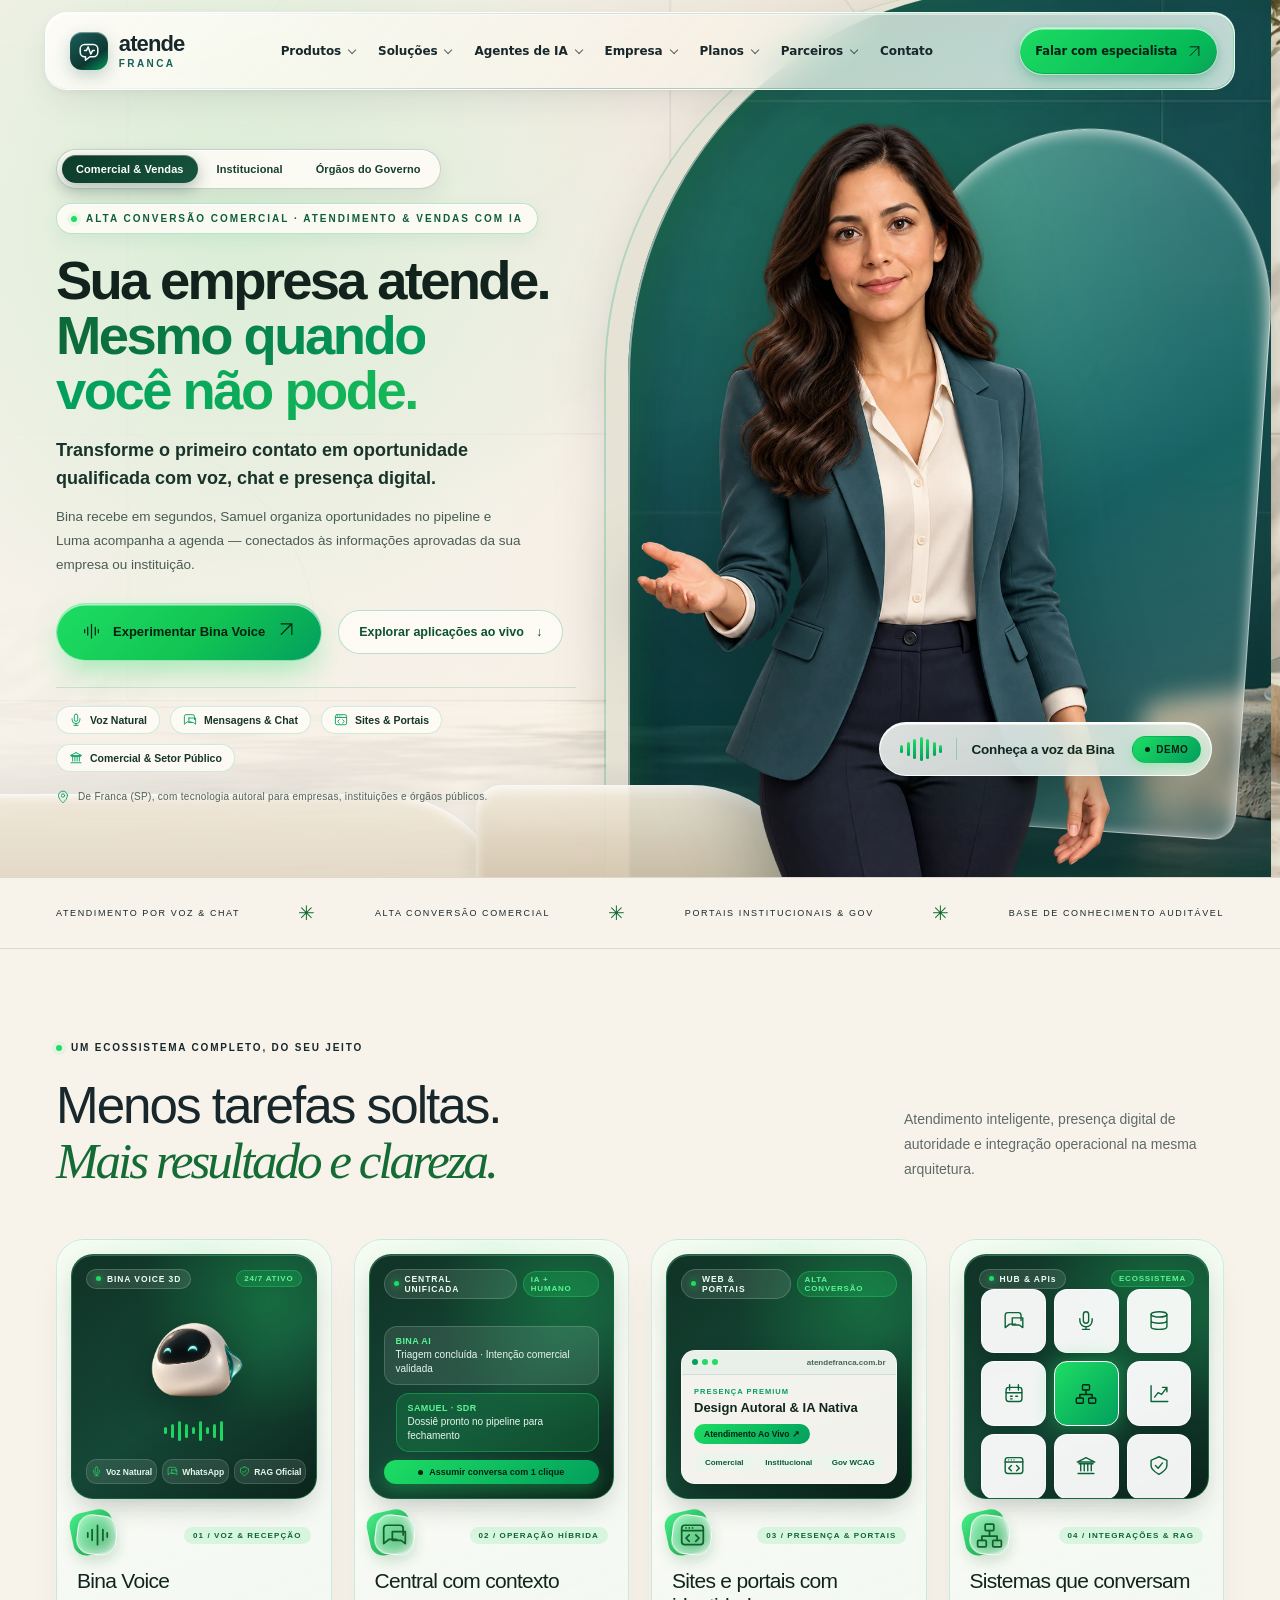
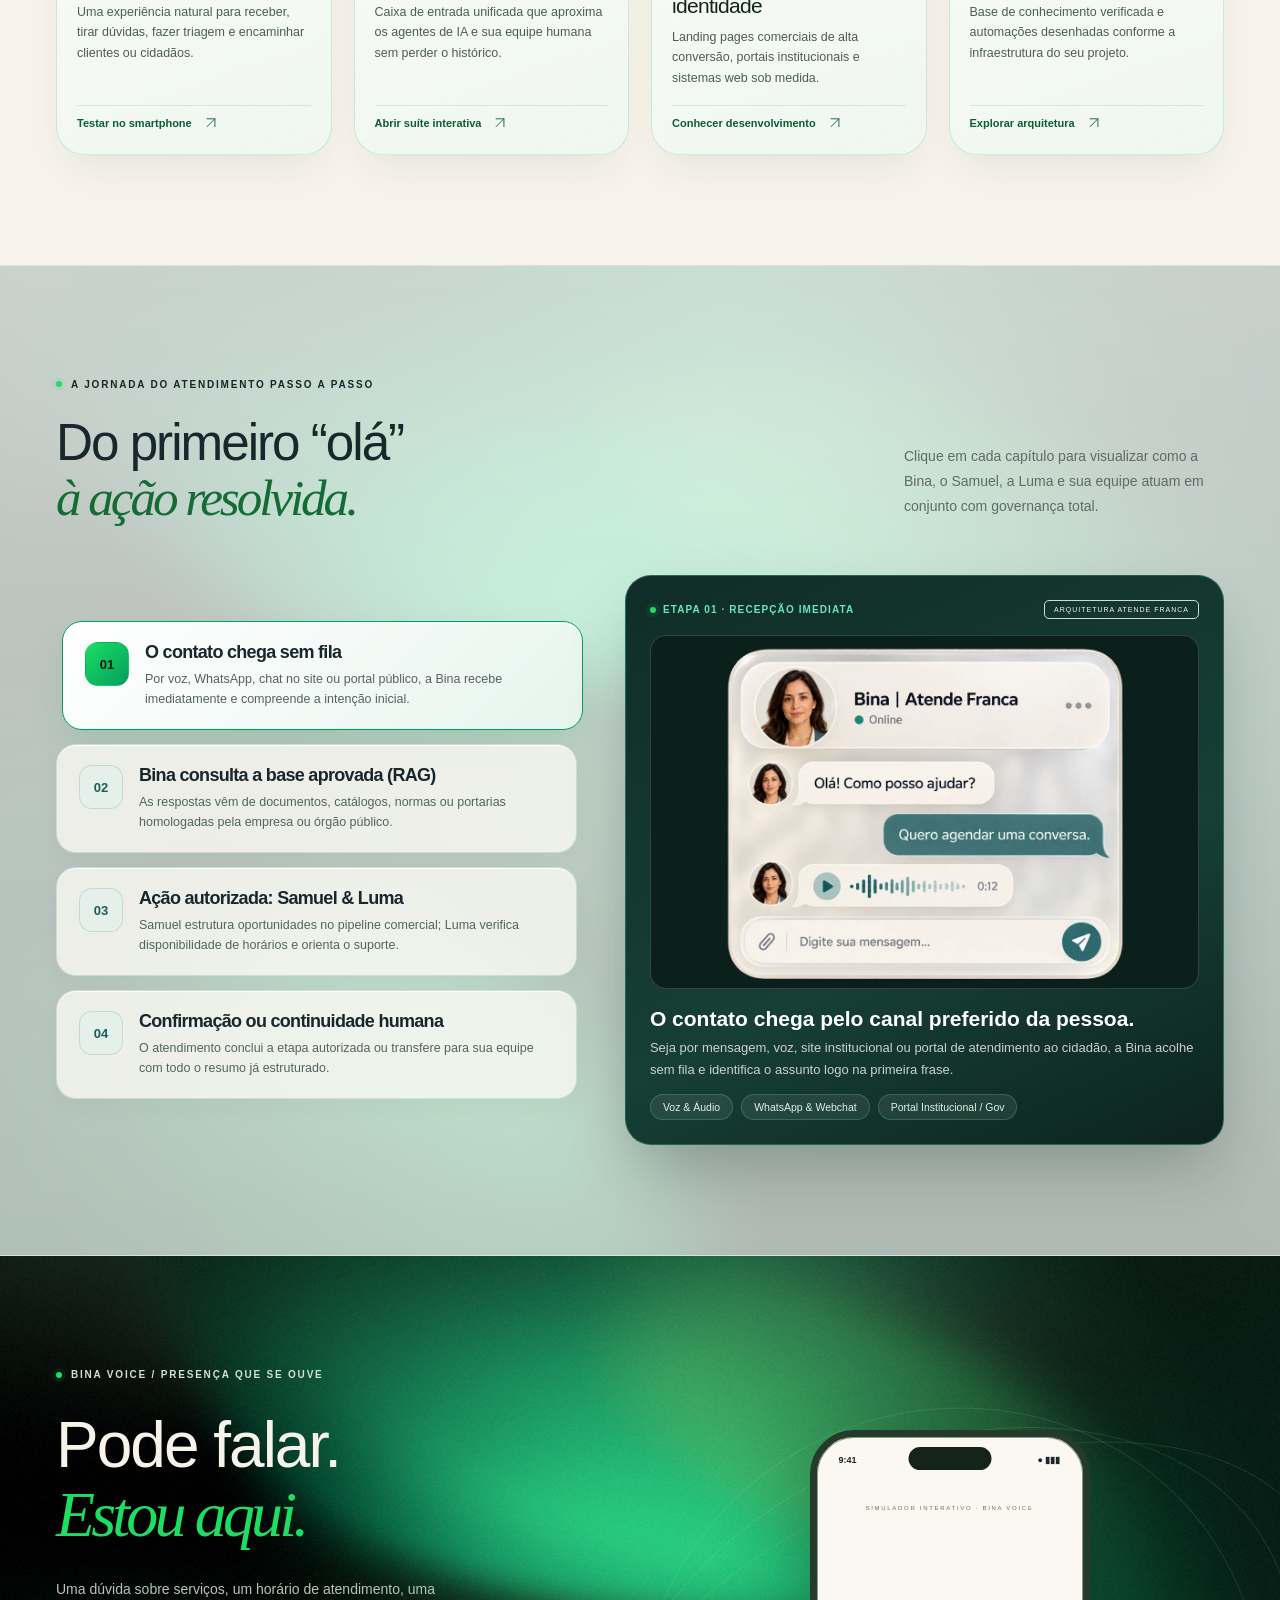
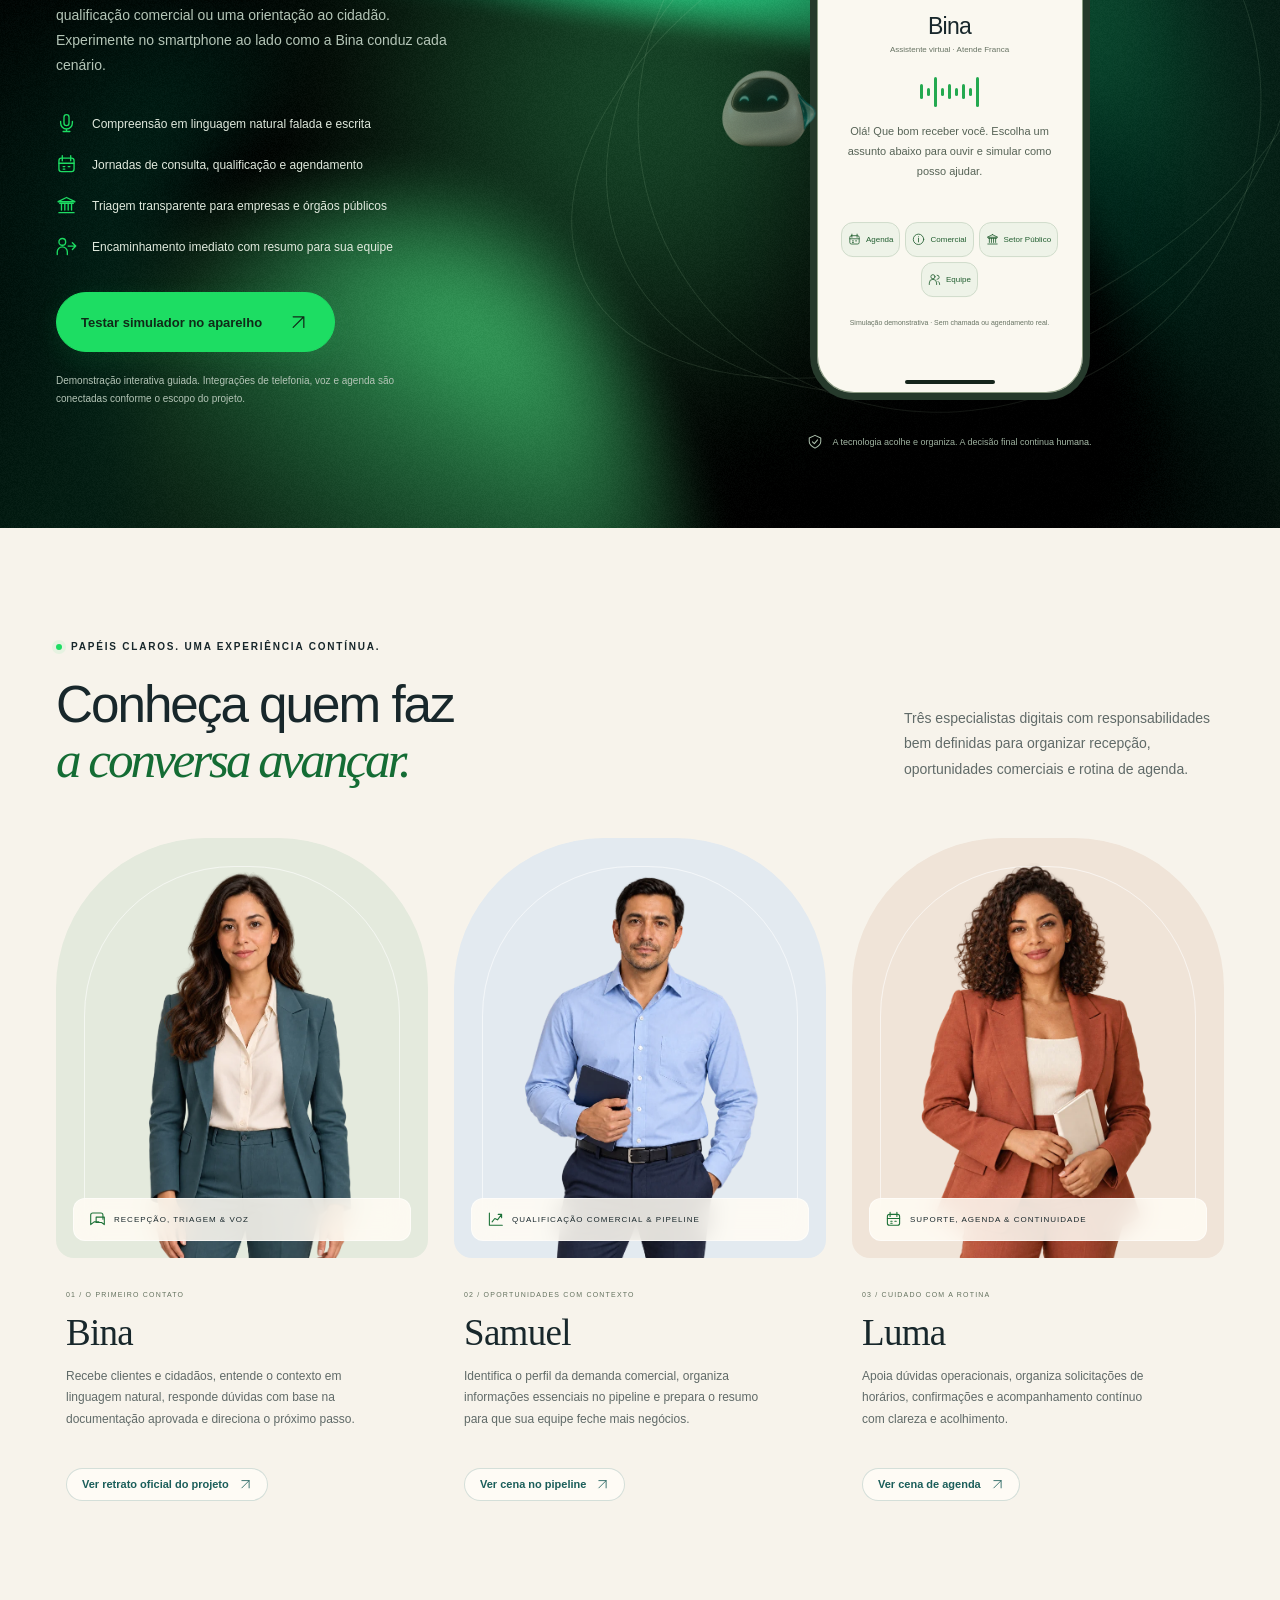
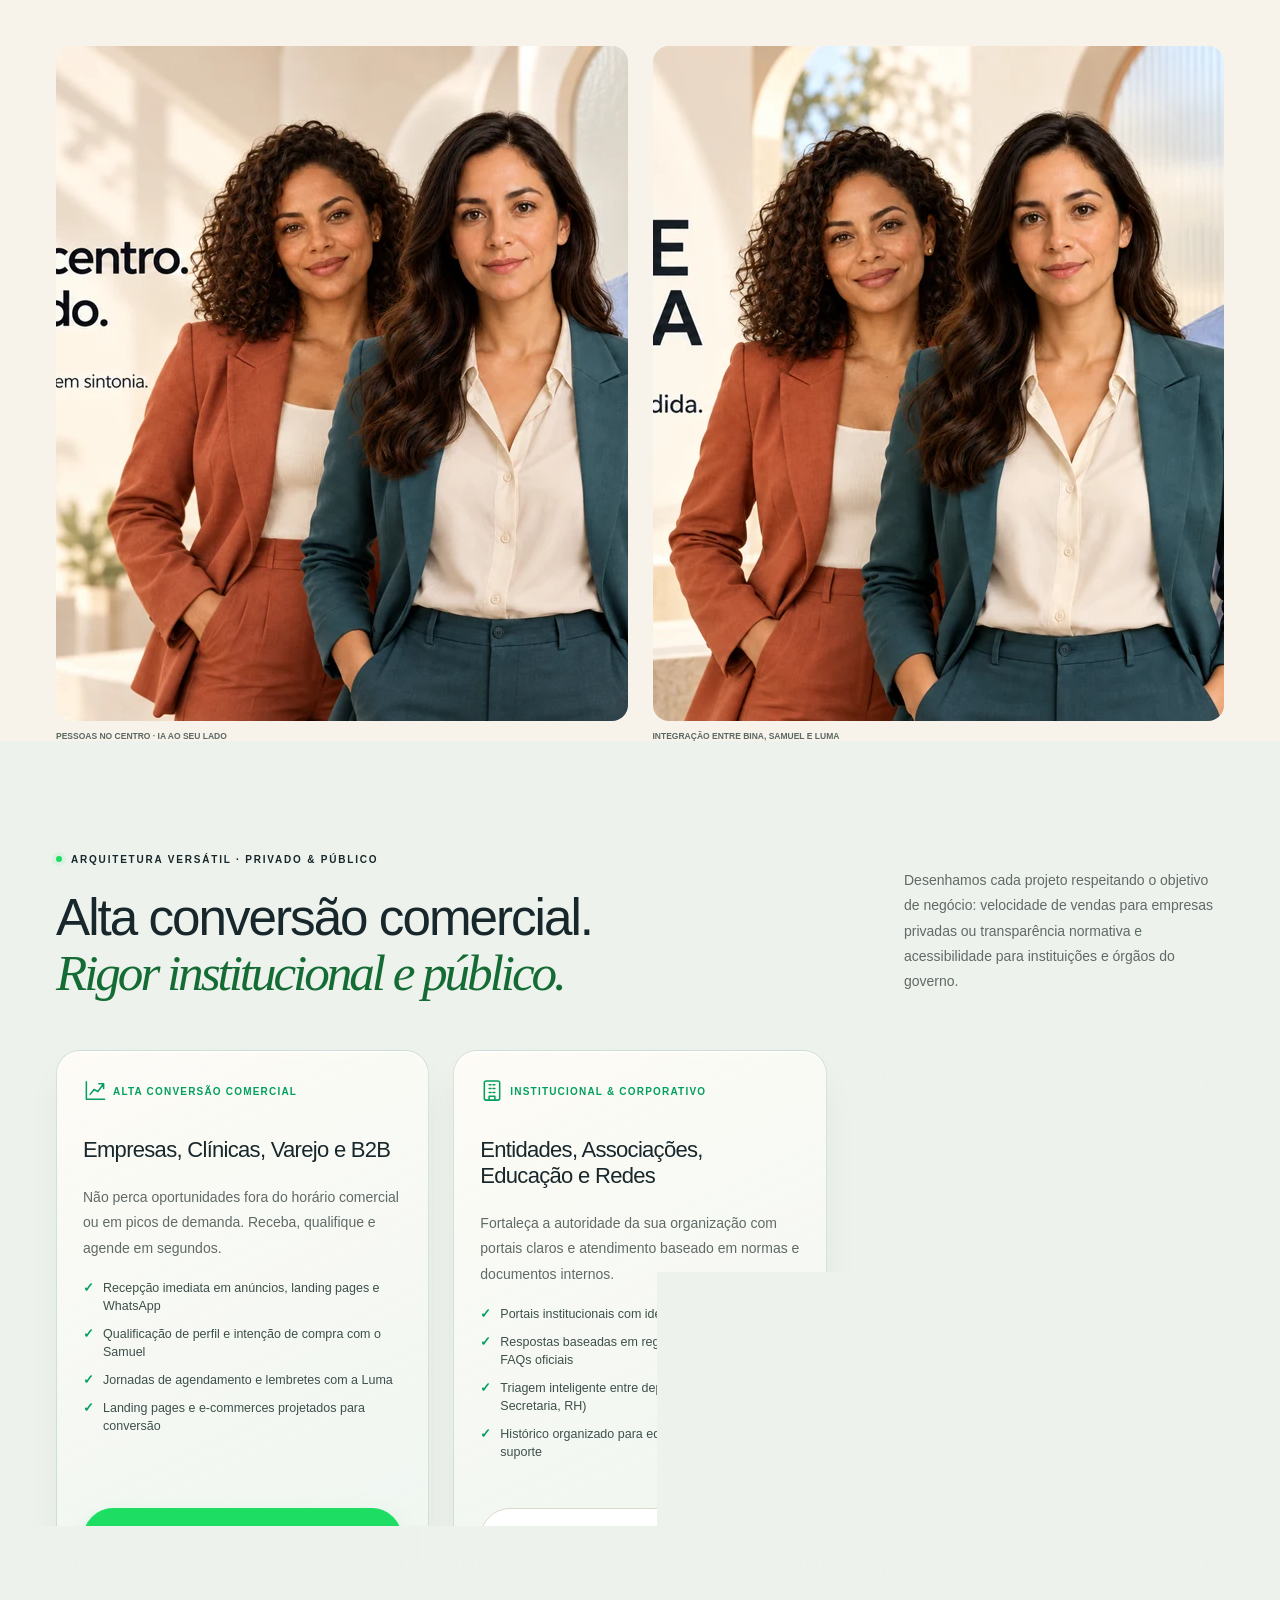
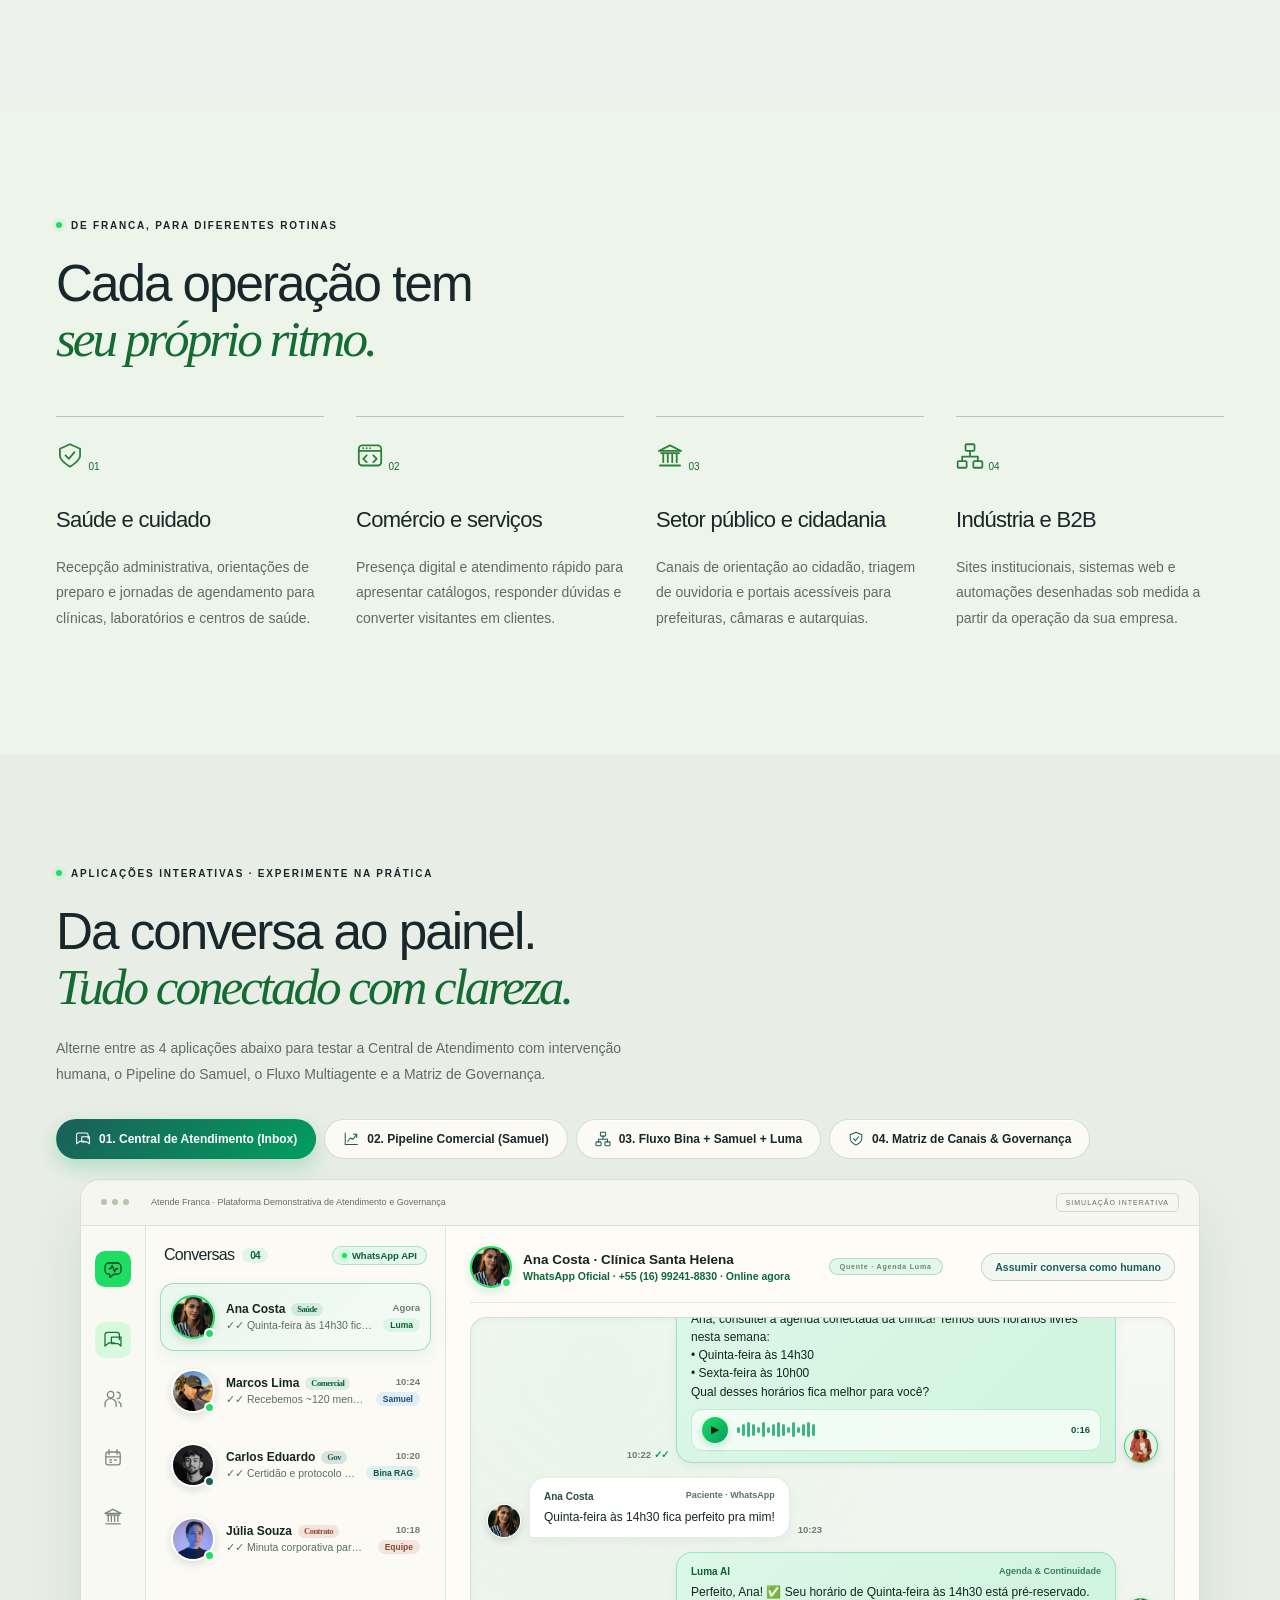
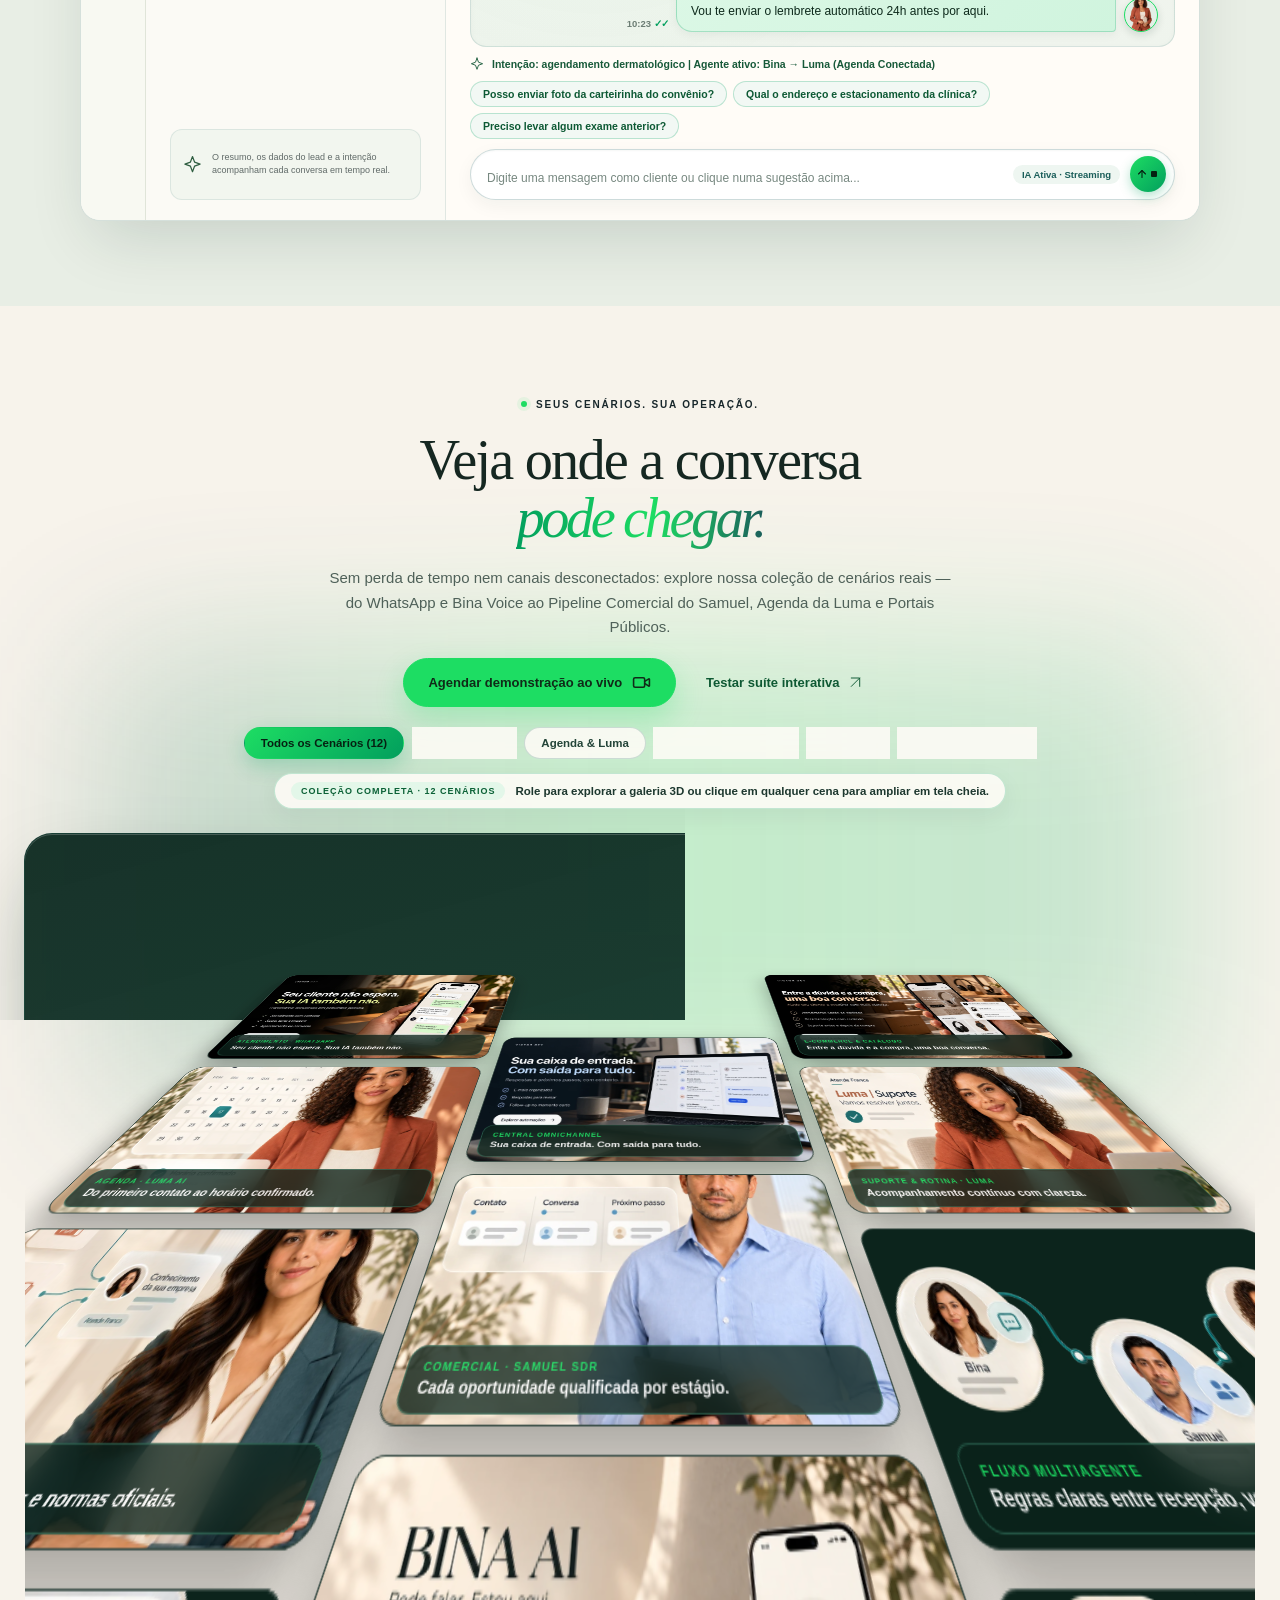
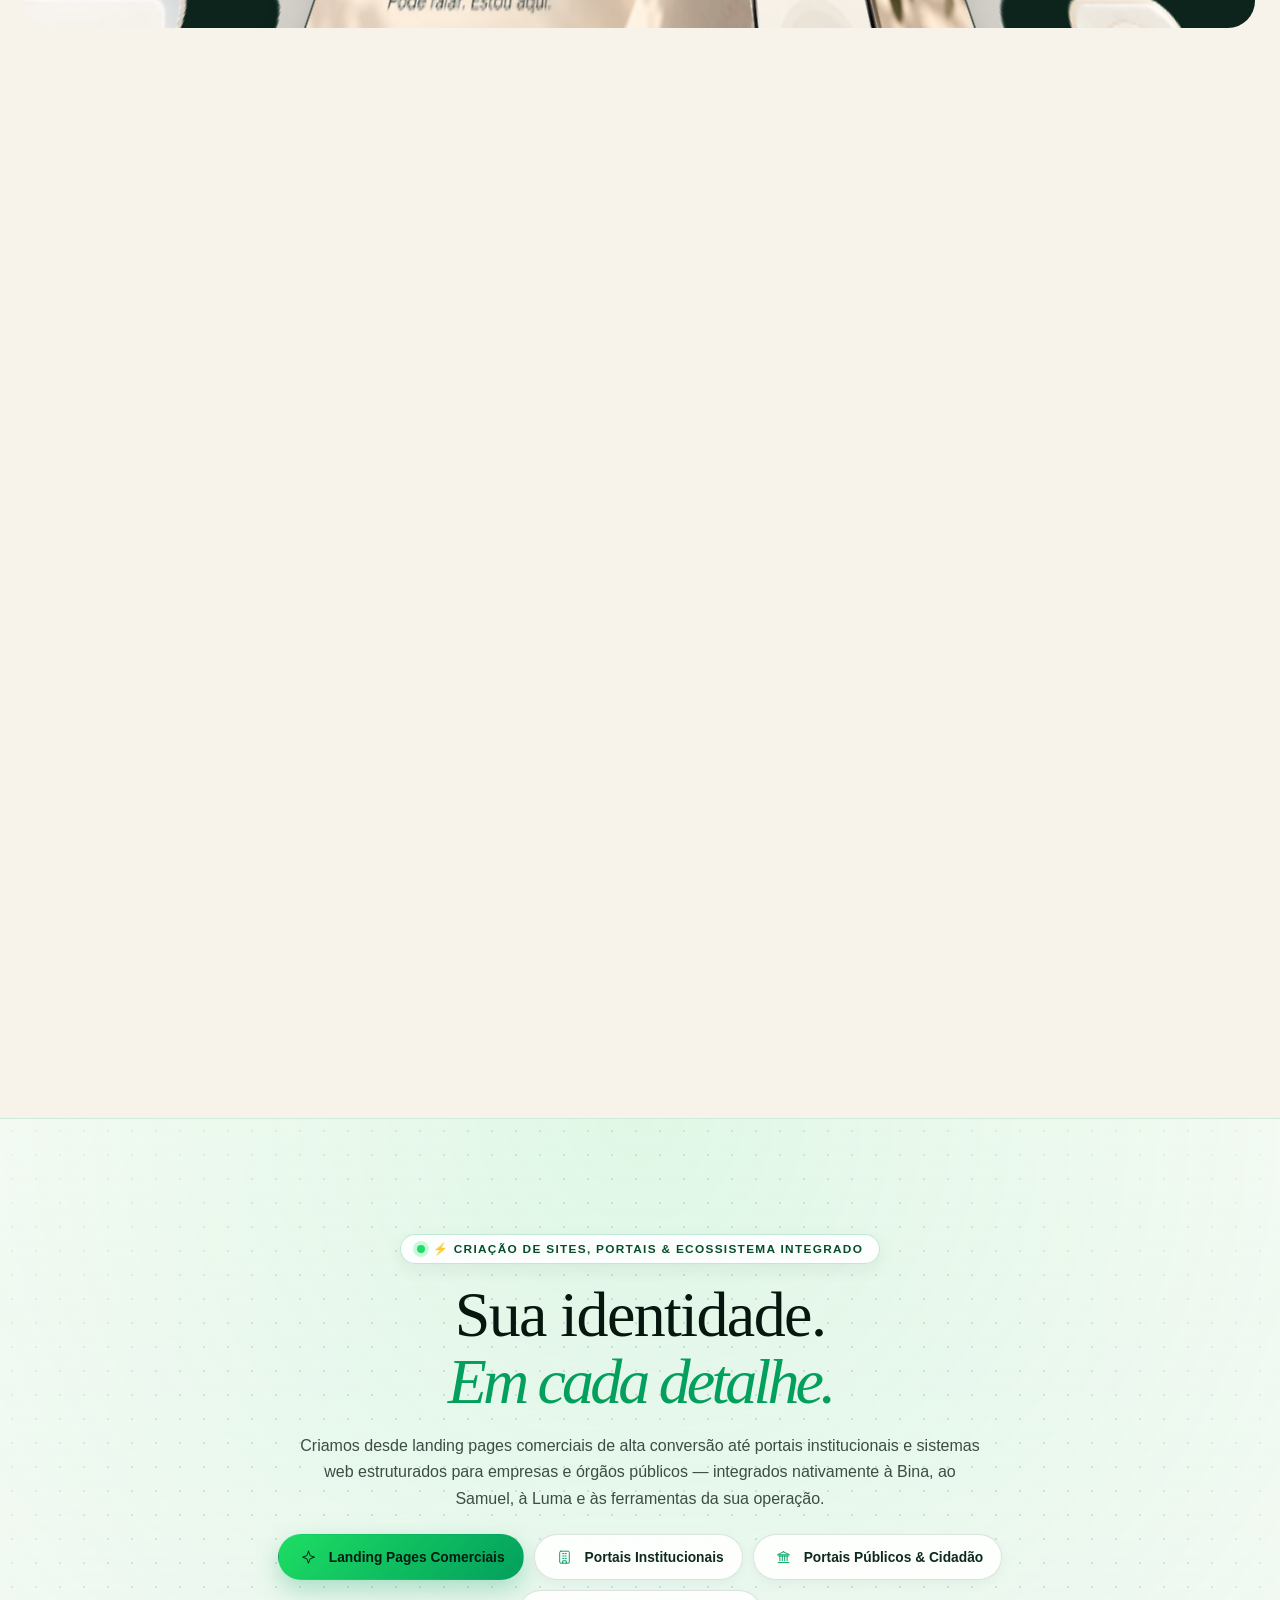
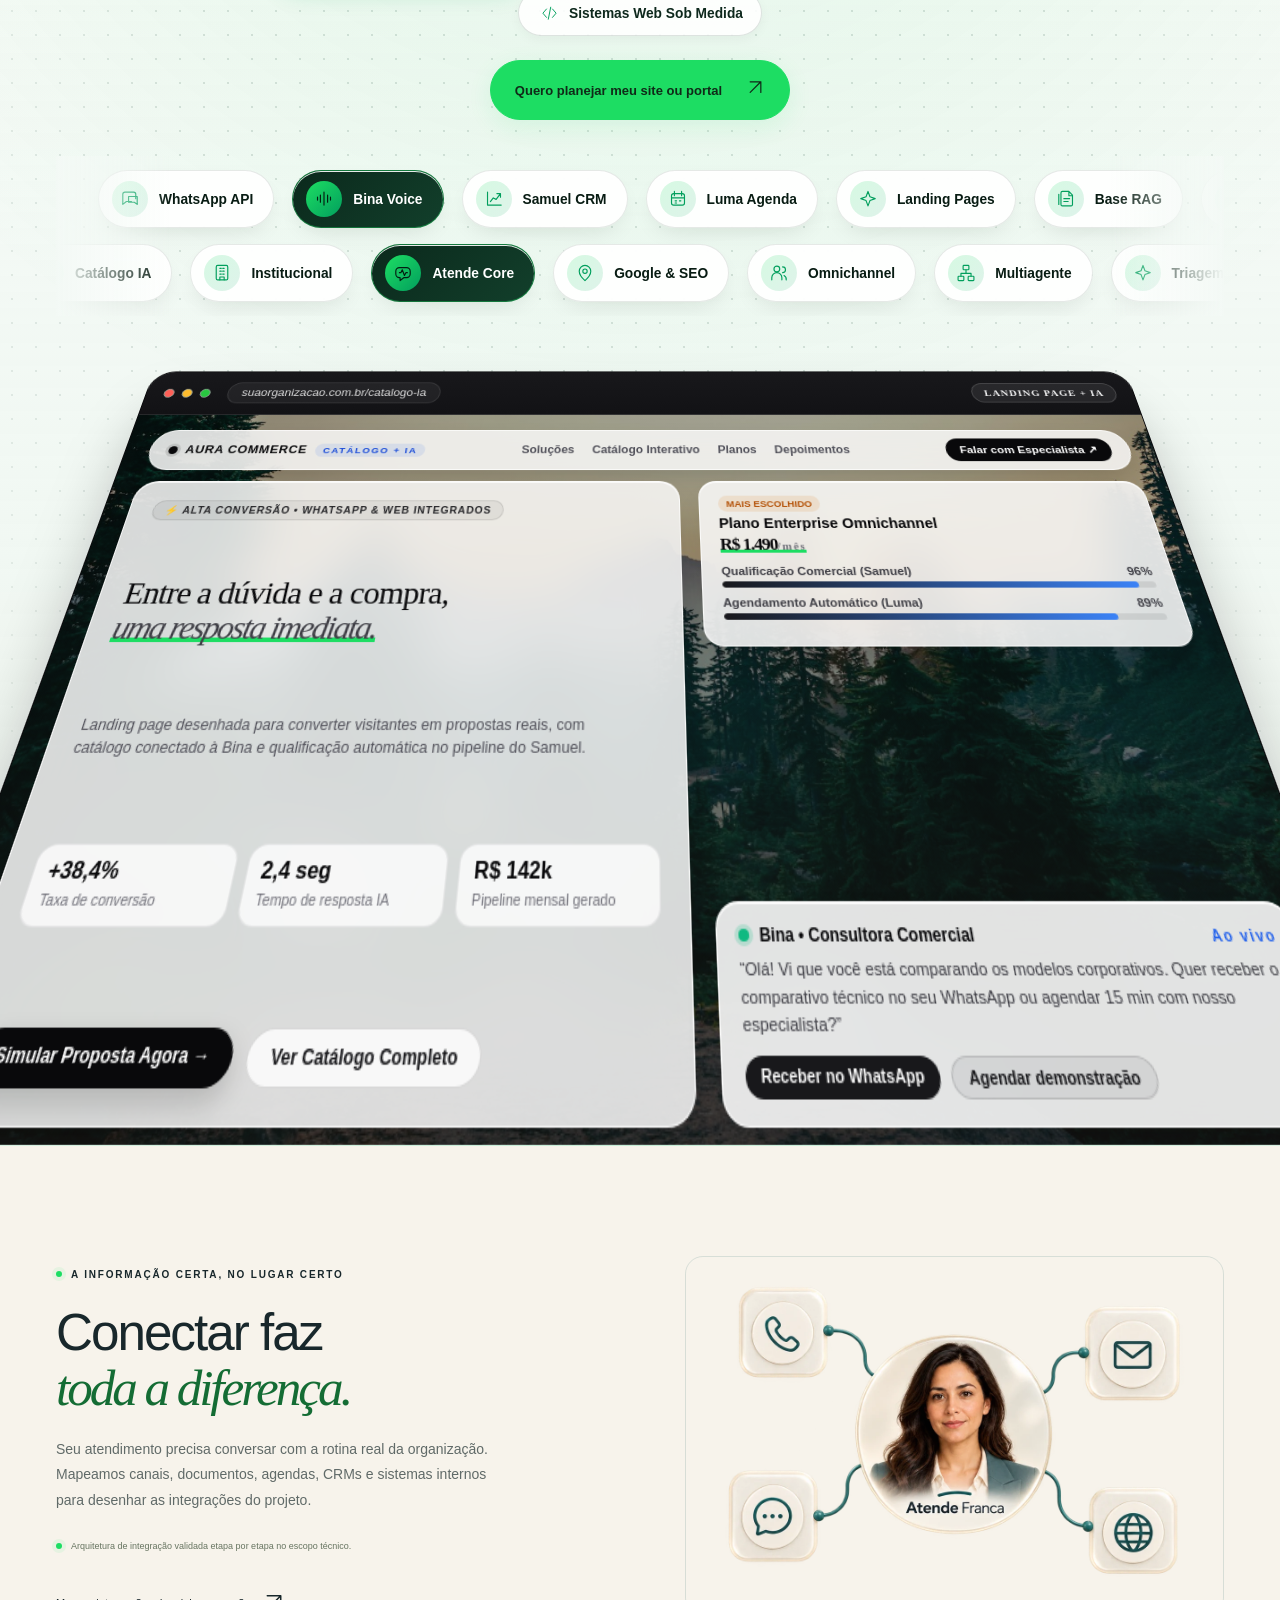
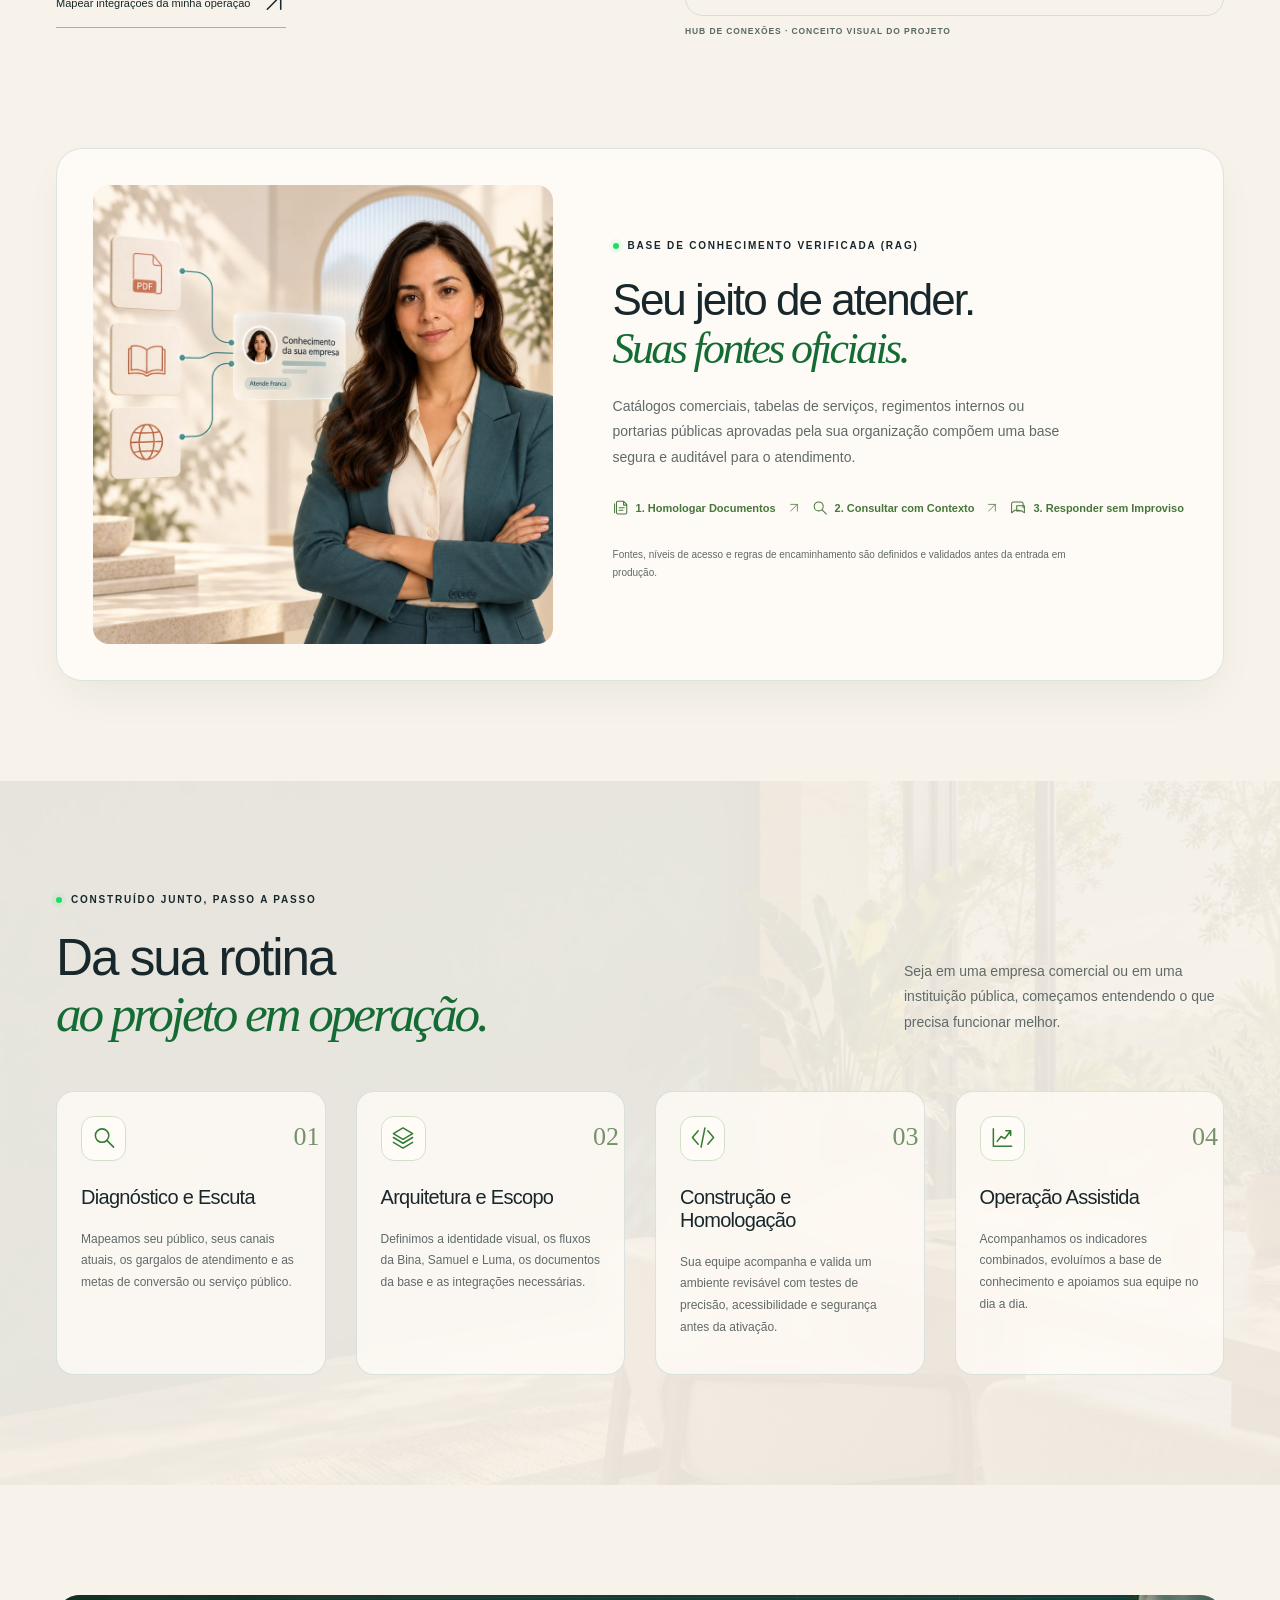
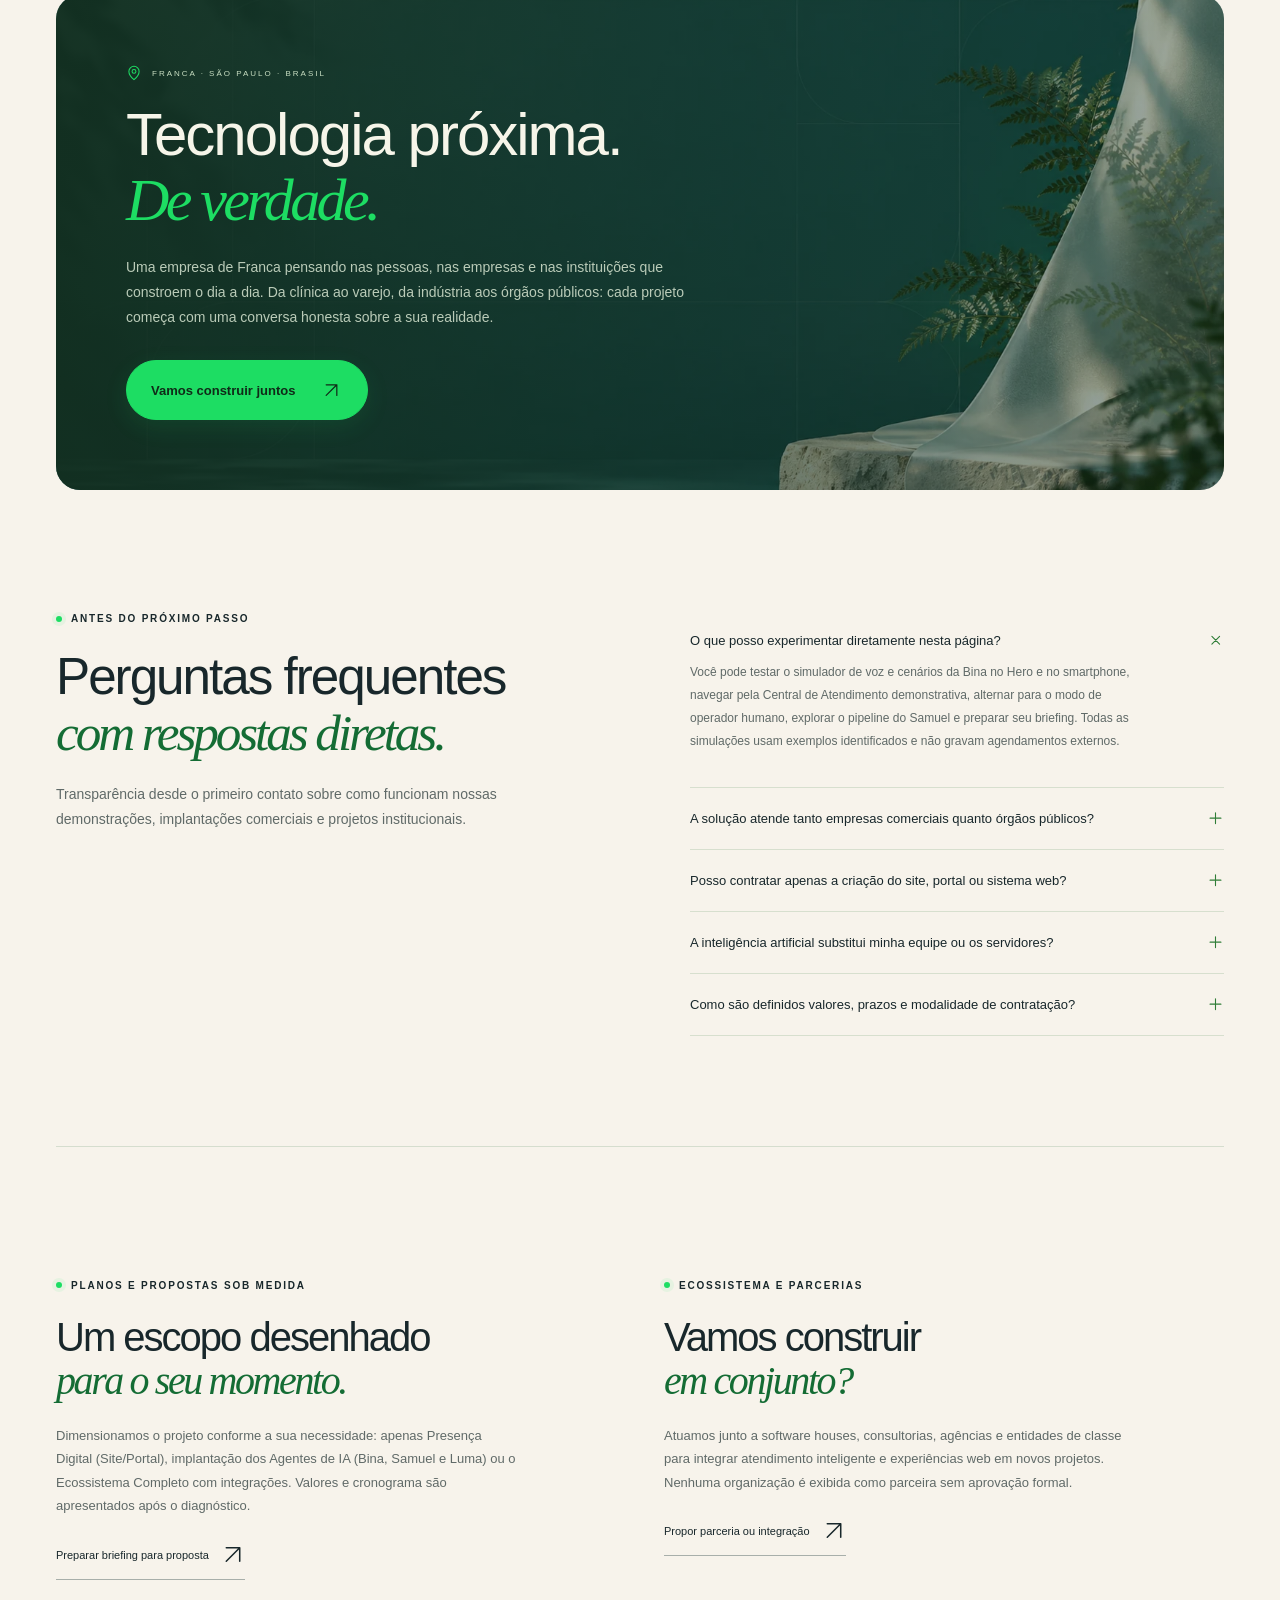
<file: site/index.html>
<!doctype html>
<html lang="pt-BR">
<head>
  <meta charset="utf-8">
  <meta name="viewport" content="width=device-width,initial-scale=1">
  <meta name="theme-color" content="#f7f3eb">
  <title>Atende Franca — IA, Voz, Sites e Sistemas para Empresas, Instituições e Órgãos Públicos</title>
  <meta name="description" content="Atendimento inteligente com IA por voz e mensagens, criação de sites, portais institucionais e sistemas sob medida para empresas e órgãos públicos. Conheça Bina, Samuel e Luma.">
  <link rel="icon" href="assets/atende-franca-symbol.svg" type="image/svg+xml">
  <link rel="stylesheet" href="style.css">
  <link rel="stylesheet" href="version-one.css">
  <link rel="stylesheet" href="commercial.css">
  <link rel="stylesheet" href="navigation.css">
  <script defer src="vendor/gsap.min.js"></script>
  <script defer src="vendor/ScrollTrigger.min.js"></script>
  <script defer src="velaris.js"></script>
  <script defer src="app.js"></script>
  <script defer src="enhancements.js"></script>
  <script defer src="navigation.js"></script>
  <script defer src="applications.js"></script>
</head>
<body>
<a class="skip" href="#conteudo">Pular para o conteúdo</a>

<!-- STICKY LIQUID GLASS HEADER & MEGA MENUS -->
<div class="site-header-shell">
  <header class="site-header" id="site-header">
    <a class="brand" href="#" aria-label="Atende Franca, início">
      <span class="brand-icon" aria-hidden="true"></span>
      <span class="brand-text">atende<span class="brand-city">franca</span></span>
    </a>

    <button class="mobile-nav-toggle" type="button" aria-label="Menu principal" aria-expanded="false" aria-controls="primary-navigation">
      <span class="menu-bars" aria-hidden="true"></span>
      <span>Menu</span>
    </button>

    <nav class="nav-root" id="primary-navigation" aria-label="Navegação principal">
      <!-- 1. PRODUTOS: Canais / Aplicativos / APIs -->
      <div class="nav-item">
        <button class="nav-trigger" type="button" aria-expanded="false" aria-controls="menu-produtos">
          Produtos <span class="nav-chevron" aria-hidden="true"></span>
        </button>
        <div class="mega-panel" id="menu-produtos" hidden>
          <div class="mega-inner">
            <div class="mega-columns">
              <section class="mega-group">
                <h3><button class="category-toggle" type="button" aria-expanded="true" aria-controls="prod-canais">Canais</button></h3>
                <div class="category-content" id="prod-canais">
                  <a href="#bina-voice" data-preview-img="assets/robot-phone.webp" data-preview-tag="CANAL DE VOZ · BINA VOICE" data-preview-title="Bina Voice no Atendimento" data-preview-desc="Recepção por voz natural com compreensão de contexto, triagem e encaminhamento estruturado.">
                    <i data-icon="wave"></i>
                    <span><strong>Bina Voice <em class="mega-badge">Demo</em></strong><small>Recepção e orientação por voz com linguagem natural.</small></span>
                  </a>
                  <a href="#central" data-preview-img="assets/chat-reference.webp" data-preview-tag="MENSAGENS & WEBCHAT" data-preview-title="Atendimento em Mensagens e Site" data-preview-desc="Conversas com contexto em canais digitais como WhatsApp e chat institucional, conforme escopo.">
                    <i data-icon="messages"></i>
                    <span><strong>Mensagens & Webchat</strong><small>Recepção contínua no site e canais de mensagem.</small></span>
                  </a>
                  <a href="#setores-governo" data-preview-img="assets/knowledge.webp" data-preview-tag="PORTAIS & OUVIDORIA" data-preview-title="Canal Cidadão & Institucional" data-preview-desc="Orientação pública e institucional baseada exclusivamente em documentos oficiais aprovados.">
                    <i data-icon="gov"></i>
                    <span><strong>Portal & Atendimento Cidadão <em class="mega-badge gov">Gov</em></strong><small>Triagem e orientação para instituições e órgãos públicos.</small></span>
                  </a>
                </div>
              </section>

              <section class="mega-group">
                <h3><button class="category-toggle" type="button" aria-expanded="true" aria-controls="prod-aplicativos">Aplicativos</button></h3>
                <div class="category-content" id="prod-aplicativos">
                  <a href="#central" data-preview-img="assets/inbox.webp" data-preview-tag="APLICAÇÃO · CENTRAL" data-preview-title="Central de Atendimento com IA" data-preview-desc="Caixa de entrada unificada com resumo de contexto, temperatura de oportunidade e intervenção humana.">
                    <i data-icon="layers"></i>
                    <span><strong>Central de Operação</strong><small>Caixa de entrada com IA e transferência para humanos.</small></span>
                  </a>
                  <a href="#sites" data-preview-img="assets/commerce.webp" data-preview-tag="PRESENÇA DIGITAL" data-preview-title="Sites, Portais e Landing Pages" data-preview-desc="Desenvolvimento de sites comerciais de alta conversão, portais institucionais e sistemas web.">
                    <i data-icon="browser"></i>
                    <span><strong>Sites & Sistemas Web</strong><small>Landing pages comerciais, portais e aplicações sob medida.</small></span>
                  </a>
                  <a href="#aplicacoes" data-preview-img="assets/agenda-reference.webp" data-preview-tag="ROTINA & AGENDA" data-preview-title="Gestão de Agenda & Qualificação" data-preview-desc="Jornadas guiadas de consulta de horários com a Luma e pipeline comercial com o Samuel.">
                    <i data-icon="calendar"></i>
                    <span><strong>Painel de Agenda & Pipeline</strong><small>Organização de horários e oportunidades comerciais.</small></span>
                  </a>
                </div>
              </section>

              <section class="mega-group">
                <h3><button class="category-toggle" type="button" aria-expanded="true" aria-controls="prod-apis">APIs</button></h3>
                <div class="category-content" id="prod-apis">
                  <a href="#conexoes" data-preview-img="assets/integration-reference.webp" data-preview-tag="CONECTIVIDADE · HUB" data-preview-title="Integrações via API e Webhooks" data-preview-desc="Conexão sob medida entre o atendimento com IA e os sistemas, CRMs ou protocolos da sua organização.">
                    <i data-icon="workflow"></i>
                    <span><strong>Conector de Sistemas & CRM</strong><small>Integração via API validada conforme o ambiente do cliente.</small></span>
                  </a>
                  <a href="#conhecimento" data-preview-img="assets/knowledge.webp" data-preview-tag="BASE DOCUMENTAL · RAG" data-preview-title="Indexação de Base de Conhecimento" data-preview-desc="Organização de catálogos, manuais, regimentos e portarias para consulta segura pelos agentes.">
                    <i data-icon="database"></i>
                    <span><strong>Motor de Conhecimento (RAG)</strong><small>Consulta estruturada às fontes aprovadas pela organização.</small></span>
                  </a>
                  <a href="#central" data-preview-img="assets/agent-flow.webp" data-preview-tag="ORQUESTRAÇÃO" data-preview-title="Fluxos e Automações de Rotina" data-preview-desc="Regras de negócio auditáveis para acionar agendamentos, cadastros e notificações de equipe.">
                    <i data-icon="code"></i>
                    <span><strong>Webhooks & Automações</strong><small>Gatilhos operacionais definidos no escopo técnico.</small></span>
                  </a>
                </div>
              </section>
            </div>

            <aside class="mega-showcase" aria-label="Destaque de produto">
              <div>
                <div class="mega-showcase-media">
                  <img src="assets/hero-premium-reference.webp" width="600" height="360" alt="Ecossistema Atende Franca" loading="lazy">
                </div>
                <span class="mega-showcase-tag"><span class="dot"></span> <span>ECOSSISTEMA ATENDE FRANCA</span></span>
                <h4>Canais, Aplicações e Integrações</h4>
                <p>Demonstrações identificadas com transparência. Integrações e canais são ativados conforme o escopo do seu projeto.</p>
              </div>
              <a class="mega-showcase-cta" href="#central">Explorar suíte interativa <i data-icon="arrow"></i></a>
            </aside>
          </div>
          <div class="mega-footer-bar">
            <span class="mega-footer-note"><span class="dot"></span> Serviços autênticos da Atende Franca · Sem integrações fictícias</span>
            <div class="mega-footer-links">
              <a href="#jornada">Ver jornada em 4 etapas <i data-icon="arrow"></i></a>
              <a href="#central">Ver matriz de canais <i data-icon="arrow"></i></a>
            </div>
          </div>
        </div>
      </div>

      <!-- 2. SOLUÇÕES: Comercial & Vendas / Institucional / Órgãos do Governo -->
      <div class="nav-item">
        <button class="nav-trigger" type="button" aria-expanded="false" aria-controls="menu-solucoes">
          Soluções <span class="nav-chevron" aria-hidden="true"></span>
        </button>
        <div class="mega-panel" id="menu-solucoes" hidden>
          <div class="mega-inner">
            <div class="mega-columns">
              <section class="mega-group">
                <h3><button class="category-toggle" type="button" aria-expanded="true" aria-controls="sol-comercial">Comercial &amp; Vendas</button></h3>
                <div class="category-content" id="sol-comercial">
                  <a href="#setores-governo" data-preview-img="assets/samuel-reference.webp" data-preview-tag="ALTA CONVERSÃO COMERCIAL" data-preview-title="Qualificação de Oportunidades 24/7" data-preview-desc="Receba leads em segundos, identifique interesse real com o Samuel e entregue oportunidades prontas para fechamento.">
                    <i data-icon="chart"></i>
                    <span><strong>Qualificação Comercial (SDR)</strong><small>Triagem de contatos e organização de pipeline com Samuel.</small></span>
                  </a>
                  <a href="#sites" data-preview-img="assets/commerce.webp" data-preview-tag="LANDING PAGES & E-COMMERCE" data-preview-title="Páginas de Conversão com IA" data-preview-desc="Design autoral aliado a atendimento interativo para transformar visitantes em clientes.">
                    <i data-icon="spark"></i>
                    <span><strong>Landing Pages de Conversão</strong><small>Páginas rápidas com recepção ativa da Bina.</small></span>
                  </a>
                  <a href="#aplicacoes" data-preview-img="assets/agenda-reference.webp" data-preview-tag="AGENDAMENTO COMERCIAL" data-preview-title="Jornadas de Reserva e Consulta" data-preview-desc="Reduza o tempo entre a primeira dúvida e o agendamento confirmado com apoio da Luma.">
                    <i data-icon="calendar"></i>
                    <span><strong>Agendamento &amp; Retenção</strong><small>Confirmação de horários e acompanhamento de rotina.</small></span>
                  </a>
                </div>
              </section>

              <section class="mega-group">
                <h3><button class="category-toggle" type="button" aria-expanded="true" aria-controls="sol-institucional">Institucional &amp; Corporativo</button></h3>
                <div class="category-content" id="sol-institucional">
                  <a href="#setores-governo" data-preview-img="assets/office.webp" data-preview-tag="PRESENÇA INSTITUCIONAL" data-preview-title="Portais Corporativos com Identidade" data-preview-desc="Arquitetura de informação clara, design sofisticado e canais de relacionamento integrados.">
                    <i data-icon="building"></i>
                    <span><strong>Portais Institucionais</strong><small>Presença sólida para empresas, associações e entidades.</small></span>
                  </a>
                  <a href="#conhecimento" data-preview-img="assets/knowledge.webp" data-preview-tag="GOVERNANÇA DA INFORMAÇÃO" data-preview-title="Central de Dúvidas e Normas (RAG)" data-preview-desc="Respostas consistentes baseadas em manuais, regulamentos e comunicados oficiais.">
                    <i data-icon="files"></i>
                    <span><strong>Base Documental Verificada</strong><small>Respostas alinhadas às diretrizes da instituição.</small></span>
                  </a>
                  <a href="#central" data-preview-img="assets/agent-flow.webp" data-preview-tag="ATENDIMENTO HÍBRIDO" data-preview-title="Recepção Digital + Equipe Humana" data-preview-desc="A IA organiza a triagem inicial e encaminha casos sensíveis para o setor responsável.">
                    <i data-icon="handoff"></i>
                    <span><strong>Encaminhamento entre Setores</strong><small>Transição suave com histórico preservado.</small></span>
                  </a>
                </div>
              </section>

              <section class="mega-group">
                <h3><button class="category-toggle" type="button" aria-expanded="true" aria-controls="sol-governo">Órgãos do Governo</button></h3>
                <div class="category-content" id="sol-governo">
                  <a href="#setores-governo" data-preview-img="assets/people-reference.webp" data-preview-tag="SETOR PÚBLICO · CIDADÃO" data-preview-title="Atendimento ao Cidadão & Ouvidoria" data-preview-desc="Orientação clara sobre serviços públicos, documentos necessários, prazos e abertura de demandas.">
                    <i data-icon="gov"></i>
                    <span><strong>Atendimento ao Cidadão <em class="mega-badge gov">Gov</em></strong><small>Orientação 24h sobre serviços, documentos e protocolos.</small></span>
                  </a>
                  <a href="#setores-governo" data-preview-img="assets/knowledge.webp" data-preview-tag="TRANSPARÊNCIA & LGPD" data-preview-title="Governança, Acessibilidade e LGPD" data-preview-desc="Conformidade com padrões de acessibilidade (WCAG AA), identificação clara de IA e trilha auditável.">
                    <i data-icon="shield"></i>
                    <span><strong>Transparência, WCAG &amp; LGPD</strong><small>Arquitetura preparada para exigências de órgãos públicos.</small></span>
                  </a>
                  <a href="#como-funciona" data-preview-img="assets/integration-reference.webp" data-preview-tag="IMPLANTAÇÃO PÚBLICA" data-preview-title="Projetos para Secretarias e Autarquias" data-preview-desc="Modelagem técnica por etapas com escopo documentado para contratações institucionais e públicas.">
                    <i data-icon="layers"></i>
                    <span><strong>Secretarias, Câmaras e Autarquias</strong><small>Desenho técnico aderente ao rito de cada órgão.</small></span>
                  </a>
                </div>
              </section>
            </div>

            <aside class="mega-showcase" aria-label="Destaque de solução">
              <div>
                <div class="mega-showcase-media">
                  <img src="assets/people-reference.webp" width="600" height="360" alt="Pessoas no centro, IA ao seu lado" loading="lazy">
                </div>
                <span class="mega-showcase-tag"><span class="dot"></span> <span>COMERCIAL · INSTITUCIONAL · GOV</span></span>
                <h4>Tecnologia para Empresas e Setor Público</h4>
                <p>Da conversão comercial rápida ao atendimento ao cidadão com transparência, acessibilidade e base documental auditável.</p>
              </div>
              <a class="mega-showcase-cta" href="#setores-governo">Comparar aplicações por setor <i data-icon="arrow"></i></a>
            </aside>
          </div>
          <div class="mega-footer-bar">
            <span class="mega-footer-note"><span class="dot"></span> Pessoas no centro. IA ao seu lado — em empresas privadas e órgãos públicos</span>
            <div class="mega-footer-links">
              <a href="#setores-governo">Ver diretrizes para Órgãos Públicos <i data-icon="arrow"></i></a>
              <a href="#conversa">Solicitar diagnóstico técnico <i data-icon="arrow"></i></a>
            </div>
          </div>
        </div>
      </div>

      <!-- 3. AGENTES DE IA: Por função / Por indústria / Especializados -->
      <div class="nav-item">
        <button class="nav-trigger" type="button" aria-expanded="false" aria-controls="menu-agentes">
          Agentes de IA <span class="nav-chevron" aria-hidden="true"></span>
        </button>
        <div class="mega-panel" id="menu-agentes" hidden>
          <div class="mega-inner">
            <div class="mega-columns">
              <section class="mega-group">
                <h3><button class="category-toggle" type="button" aria-expanded="true" aria-controls="agt-funcao">Por função</button></h3>
                <div class="category-content" id="agt-funcao">
                  <a href="#equipe" data-preview-img="assets/portrait.webp" data-preview-tag="01 · RECEPÇÃO & VOZ" data-preview-title="Bina · Recepção, Triagem e Voz" data-preview-desc="Acolhe o visitante ou cidadão, compreende a necessidade com linguagem natural e aciona o fluxo adequado.">
                    <img class="mega-avatar-thumb" src="assets/agent-bina.webp" width="72" height="72" alt="Bina" loading="lazy">
                    <span><strong>Bina · Recepção e Voz <em class="mega-badge">Líder</em></strong><small>Primeiro contato, triagem inteligente e orientação.</small></span>
                  </a>
                  <a href="#equipe" data-preview-img="assets/samuel-reference.webp" data-preview-tag="02 · COMERCIAL & PIPELINE" data-preview-title="Samuel · Qualificação Comercial" data-preview-desc="Estrutura informações de interesse, classifica oportunidades e prepara o contexto para o time de vendas.">
                    <img class="mega-avatar-thumb" src="assets/agent-samuel.webp" width="72" height="72" alt="Samuel" loading="lazy">
                    <span><strong>Samuel · Comercial &amp; SDR</strong><small>Qualificação de leads e organização de oportunidades.</small></span>
                  </a>
                  <a href="#equipe" data-preview-img="assets/agenda-reference.webp" data-preview-tag="03 · SUPORTE & AGENDA" data-preview-title="Luma · Agenda e Continuidade" data-preview-desc="Apoia dúvidas recorrentes, organiza disponibilidade de horários e acompanha os próximos passos.">
                    <img class="mega-avatar-thumb" src="assets/agent-luma.webp" width="72" height="72" alt="Luma" loading="lazy">
                    <span><strong>Luma · Suporte e Agenda</strong><small>Consulta de horários, confirmação e cuidado contínuo.</small></span>
                  </a>
                </div>
              </section>

              <section class="mega-group">
                <h3><button class="category-toggle" type="button" aria-expanded="true" aria-controls="agt-industria">Por indústria</button></h3>
                <div class="category-content" id="agt-industria">
                  <a href="#segmentos" data-preview-img="assets/luma-support.webp" data-preview-tag="SAÚDE & CLÍNICAS" data-preview-title="Saúde, Clínicas e Bem-estar" data-preview-desc="Recepção administrativa, orientação de preparo e jornadas de agendamento sem aconselhamento clínico.">
                    <i data-icon="shield"></i>
                    <span><strong>Saúde e Cuidado</strong><small>Recepção administrativa e jornadas de agendamento.</small></span>
                  </a>
                  <a href="#segmentos" data-preview-img="assets/mobile-commerce.webp" data-preview-tag="COMÉRCIO & SERVIÇOS" data-preview-title="Varejo, Comércio e Serviços" data-preview-desc="Atendimento ágil sobre catálogo, prazos, orçamentos e encaminhamento direto para fechamento.">
                    <i data-icon="browser"></i>
                    <span><strong>Comércio e Serviços</strong><small>Qualificação de pedidos, dúvidas e conversão comercial.</small></span>
                  </a>
                  <a href="#setores-governo" data-preview-img="assets/team-reference.webp" data-preview-tag="SETOR PÚBLICO & INSTITUIÇÕES" data-preview-title="Órgãos Públicos e Instituições" data-preview-desc="Triagem cidadã, consulta a serviços oficiais e direcionamento para ouvidorias e secretarias.">
                    <i data-icon="gov"></i>
                    <span><strong>Setor Público &amp; Institucional <em class="mega-badge gov">Gov</em></strong><small>Atendimento ao cidadão e orientação normativa.</small></span>
                  </a>
                </div>
              </section>

              <section class="mega-group">
                <h3><button class="category-toggle" type="button" aria-expanded="true" aria-controls="agt-especializados">Especializados</button></h3>
                <div class="category-content" id="agt-especializados">
                  <a href="#bina-voice" data-preview-img="assets/robot-phone.webp" data-preview-tag="ESPECIALISTA DE VOZ" data-preview-title="Bina AI Voice · Presença Sonora" data-preview-desc="Interação guiada por voz com respostas claras e transição imediata para canais visuais.">
                    <i data-icon="wave"></i>
                    <span><strong>Agente de Voz (Bina Voice)</strong><small>Demonstração interativa de recepção falada.</small></span>
                  </a>
                  <a href="#conhecimento" data-preview-img="assets/knowledge.webp" data-preview-tag="ESPECIALISTA DOCUMENTAL" data-preview-title="Agente de Base de Conhecimento" data-preview-desc="Treinado para responder apenas com base em documentos, manuais e portarias homologadas.">
                    <i data-icon="files"></i>
                    <span><strong>Especialista Documental (RAG)</strong><small>Fidelidade estrita às fontes oficiais do cliente.</small></span>
                  </a>
                  <a href="#central" data-preview-img="assets/agent-flow.webp" data-preview-tag="ORQUESTRAÇÃO MULTIAGENTE" data-preview-title="Fluxo Integrado Bina + Samuel + Luma" data-preview-desc="Coordenação entre recepção, qualificação e agenda com supervisão da sua equipe.">
                    <i data-icon="workflow"></i>
                    <span><strong>Orquestração Multiagente</strong><small>Passagem de bastão fluida entre IA e humanos.</small></span>
                  </a>
                </div>
              </section>
            </div>

            <aside class="mega-showcase" aria-label="Destaque da equipe de agentes">
              <div>
                <div class="mega-showcase-media">
                  <img src="assets/team-reference.webp" width="600" height="360" alt="Bina, Samuel e Luma juntos" loading="lazy">
                </div>
                <span class="mega-showcase-tag"><span class="dot"></span> <span>EQUIPE DE AGENTES ATENDE FRANCA</span></span>
                <h4>Bina, Samuel e Luma em Sintonia</h4>
                <p>Três identidades com papéis claros para receber, qualificar e agendar — sempre sob supervisão da sua equipe.</p>
              </div>
              <a class="mega-showcase-cta" href="#equipe">Conhecer os 3 agentes em detalhes <i data-icon="arrow"></i></a>
            </aside>
          </div>
          <div class="mega-footer-bar">
            <span class="mega-footer-note"><span class="dot"></span> Papéis claros e auditáveis · Supervisão humana a qualquer momento</span>
            <div class="mega-footer-links">
              <a href="#equipe">Ver galeria de agentes <i data-icon="arrow"></i></a>
              <a href="#bina-voice">Testar Bina Voice <i data-icon="arrow"></i></a>
            </div>
          </div>
        </div>
      </div>

      <!-- 4. EMPRESA: Atende Franca / Como trabalhamos / Governança -->
      <div class="nav-item">
        <button class="nav-trigger" type="button" aria-expanded="false" aria-controls="menu-empresa">
          Empresa <span class="nav-chevron" aria-hidden="true"></span>
        </button>
        <div class="mega-panel" id="menu-empresa" hidden>
          <div class="mega-inner">
            <div class="mega-columns">
              <section class="mega-group">
                <h3><button class="category-toggle" type="button" aria-expanded="true" aria-controls="emp-marca">Atende Franca</button></h3>
                <div class="category-content" id="emp-marca">
                  <a href="#sobre" data-preview-img="assets/botanical.webp" data-preview-tag="ORIGEM & PROPÓSITO" data-preview-title="Feita em Franca · SP" data-preview-desc="Tecnologia próxima de verdade, criada para aproximar empresas, instituições e cidadãos.">
                    <i data-icon="pin"></i>
                    <span><strong>Nossa Identidade em Franca</strong><small>Tecnologia próxima, humana e com direção autoral.</small></span>
                  </a>
                  <a href="#equipe" data-preview-img="assets/people-reference.webp" data-preview-tag="VISÃO DE PRODUTO" data-preview-title="Pessoas no Centro, IA ao seu Lado" data-preview-desc="A inteligência artificial organiza a rotina para que as pessoas dediquem tempo ao que importa.">
                    <i data-icon="people"></i>
                    <span><strong>Filosofia de Atendimento</strong><small>IA como apoio real à equipe humana, nunca substituição cega.</small></span>
                  </a>
                </div>
              </section>

              <section class="mega-group">
                <h3><button class="category-toggle" type="button" aria-expanded="true" aria-controls="emp-metodo">Como trabalhamos</button></h3>
                <div class="category-content" id="emp-metodo">
                  <a href="#como-funciona" data-preview-img="assets/office.webp" data-preview-tag="METODOLOGIA EM ETAPAS" data-preview-title="Escutar, Desenhar, Construir e Acompanhar" data-preview-desc="Cada implantação parte da rotina real da organização, com validação antes da entrada no ar.">
                    <i data-icon="layers"></i>
                    <span><strong>Processo de Implantação</strong><small>Quatro etapas claras do diagnóstico ao acompanhamento.</small></span>
                  </a>
                  <a href="#duvidas" data-preview-img="assets/chat-reference.webp" data-preview-tag="TRANSPARÊNCIA" data-preview-title="Perguntas Frequentes & Escopo" data-preview-desc="Esclarecimentos diretos sobre demonstrações, prazos, integrações e operação assistida.">
                    <i data-icon="info"></i>
                    <span><strong>Perguntas Frequentes (FAQ)</strong><small>Respostas transparentes sobre como contratamos e operamos.</small></span>
                  </a>
                </div>
              </section>

              <section class="mega-group">
                <h3><button class="category-toggle" type="button" aria-expanded="true" aria-controls="emp-gov">Ética &amp; Governança</button></h3>
                <div class="category-content" id="emp-gov">
                  <a href="#central" data-preview-img="assets/knowledge.webp" data-preview-tag="COMPROMISSO DE HONESTIDADE" data-preview-title="Demonstrações Identificadas" data-preview-desc="Sem números inventados ou promessas vagas: você sabe exatamente o que é simulação e o que entra no projeto.">
                    <i data-icon="shield"></i>
                    <span><strong>Transparência Técnica</strong><small>Separação rigorosa entre demonstração e ambiente produtivo.</small></span>
                  </a>
                  <a href="#conversa" data-preview-img="assets/welcome.webp" data-preview-tag="CONTATO DIRETO" data-preview-title="Converse com Nossa Equipe" data-preview-desc="Prepare seu briefing em minutos e receba um direcionamento consultivo para sua necessidade.">
                    <i data-icon="messages"></i>
                    <span><strong>Iniciar Diagnóstico</strong><small>Vamos ouvir sua necessidade comercial ou institucional.</small></span>
                  </a>
                </div>
              </section>
            </div>

            <aside class="mega-showcase" aria-label="Destaque institucional">
              <div>
                <div class="mega-showcase-media">
                  <img src="assets/office.webp" width="600" height="360" alt="Escritório biophílico Atende Franca" loading="lazy">
                </div>
                <span class="mega-showcase-tag"><span class="dot"></span> <span>FRANCA · SÃO PAULO · BRASIL</span></span>
                <h4>Proximidade e Rigor Técnico</h4>
                <p>Projetos desenhados lado a lado com sua equipe, respeitando a identidade e as regras do seu segmento.</p>
              </div>
              <a class="mega-showcase-cta" href="#sobre">Conhecer nossa história <i data-icon="arrow"></i></a>
            </aside>
          </div>
        </div>
      </div>

      <!-- 5. PLANOS: Modelos / Por frente / Setor Público & Institucional -->
      <div class="nav-item">
        <button class="nav-trigger" type="button" aria-expanded="false" aria-controls="menu-planos">
          Planos <span class="nav-chevron" aria-hidden="true"></span>
        </button>
        <div class="mega-panel" id="menu-planos" hidden>
          <div class="mega-inner">
            <div class="mega-columns">
              <section class="mega-group">
                <h3><button class="category-toggle" type="button" aria-expanded="true" aria-controls="pln-modelos">Modelos de Escopo</button></h3>
                <div class="category-content" id="pln-modelos">
                  <a href="#oferta" data-preview-img="assets/commerce.webp" data-preview-tag="FRENTE 01 · PRESENÇA" data-preview-title="Site ou Portal com Identidade" data-preview-desc="Desenvolvimento de landing page comercial ou portal institucional responsivo, rápido e acessível.">
                    <i data-icon="browser"></i>
                    <span><strong>Presença Digital Sob Medida</strong><small>Sites institucionais, landing pages e sistemas web.</small></span>
                  </a>
                  <a href="#oferta" data-preview-img="assets/portrait.webp" data-preview-tag="FRENTE 02 · ATENDIMENTO IA" data-preview-title="Implantação de Agentes de IA" data-preview-desc="Configuração da Bina, Samuel e Luma com a base de conhecimento e regras da sua operação.">
                    <i data-icon="mic"></i>
                    <span><strong>Atendimento Inteligente (IA)</strong><small>Recepção, triagem, qualificação e agenda assistida.</small></span>
                  </a>
                </div>
              </section>

              <section class="mega-group">
                <h3><button class="category-toggle" type="button" aria-expanded="true" aria-controls="pln-ecossistema">Ecossistema Completo</button></h3>
                <div class="category-content" id="pln-ecossistema">
                  <a href="#oferta" data-preview-img="assets/integration-reference.webp" data-preview-tag="FRENTE 03 · INTEGRADO" data-preview-title="Site + Agentes + Integrações" data-preview-desc="Projeto completo unindo presença digital, central de atendimento e conexões com suas ferramentas.">
                    <i data-icon="workflow"></i>
                    <span><strong>Projeto Completo Integrado</strong><small>Presença web, agentes de IA e automações conectadas.</small></span>
                  </a>
                  <a href="#como-funciona" data-preview-img="assets/agent-flow.webp" data-preview-tag="EVOLUÇÃO CONTÍNUA" data-preview-title="Acompanhamento e Evolução" data-preview-desc="Revisão periódica da base de conhecimento, fluxos de conversa e indicadores combinados.">
                    <i data-icon="chart"></i>
                    <span><strong>Operação &amp; Acompanhamento</strong><small>Suporte consultivo e curadoria contínua do conhecimento.</small></span>
                  </a>
                </div>
              </section>

              <section class="mega-group">
                <h3><button class="category-toggle" type="button" aria-expanded="true" aria-controls="pln-publico">Institucional &amp; Governo</button></h3>
                <div class="category-content" id="pln-publico">
                  <a href="#setores-governo" data-preview-img="assets/knowledge.webp" data-preview-tag="CONTRATAÇÃO PÚBLICA & INSTITUCIONAL" data-preview-title="Projetos Técnicos Documentados" data-preview-desc="Dimensionamento técnico detalhado com memorial de escopo, arquitetura e requisitos de conformidade.">
                    <i data-icon="gov"></i>
                    <span><strong>Escopo Institucional &amp; Público <em class="mega-badge gov">Gov</em></strong><small>Propostas técnicas estruturadas conforme o rito do órgão.</small></span>
                  </a>
                  <a href="#conversa" data-preview-img="assets/welcome.webp" data-preview-tag="DIAGNÓSTICO GRATUITO" data-preview-title="Gerar Briefing para Orçamento" data-preview-desc="Preencha os objetivos da sua empresa ou instituição para receber uma proposta dimensionada.">
                    <i data-icon="spark"></i>
                    <span><strong>Simular Escopo e Proposta</strong><small>Valores definidos com transparência após diagnóstico.</small></span>
                  </a>
                </div>
              </section>
            </div>

            <aside class="mega-showcase" aria-label="Destaque de planos">
              <div>
                <div class="mega-showcase-media">
                  <img src="assets/welcome.webp" width="600" height="360" alt="Bina convida ao próximo passo" loading="lazy">
                </div>
                <span class="mega-showcase-tag"><span class="dot"></span> <span>PROPOSTA CONSULTIVA</span></span>
                <h4>Dimensionado para a sua Realidade</h4>
                <p>Não empurramos pacotes genéricos: desenhamos o escopo exato que sua empresa ou instituição precisa operar.</p>
              </div>
              <a class="mega-showcase-cta" href="#oferta">Entender modelos de proposta <i data-icon="arrow"></i></a>
            </aside>
          </div>
        </div>
      </div>

      <!-- 6. PARCEIROS: Ecossistema / Modelos / Iniciar conversa -->
      <div class="nav-item">
        <button class="nav-trigger" type="button" aria-expanded="false" aria-controls="menu-parceiros">
          Parceiros <span class="nav-chevron" aria-hidden="true"></span>
        </button>
        <div class="mega-panel" id="menu-parceiros" hidden>
          <div class="mega-inner">
            <div class="mega-columns">
              <section class="mega-group">
                <h3><button class="category-toggle" type="button" aria-expanded="true" aria-controls="parc-eco">Ecossistema</button></h3>
                <div class="category-content" id="parc-eco">
                  <a href="#parcerias" data-preview-img="assets/integration-reference.webp" data-preview-tag="PARCERIAS TÉCNICAS" data-preview-title="Software Houses e Consultorias" data-preview-desc="Combine nossas soluções de IA, voz e interface com o ERP, CRM ou sistema vertical da sua empresa.">
                    <i data-icon="code"></i>
                    <span><strong>Integradores e Tecnologia</strong><small>Projetos conjuntos com provedores de software e TI.</small></span>
                  </a>
                </div>
              </section>

              <section class="mega-group">
                <h3><button class="category-toggle" type="button" aria-expanded="true" aria-controls="parc-agencias">Agências &amp; Negócios</button></h3>
                <div class="category-content" id="parc-agencias">
                  <a href="#parcerias" data-preview-img="assets/commerce.webp" data-preview-tag="PARCERIAS COMERCIAIS" data-preview-title="Agências, Assessorias e Associações" data-preview-desc="Leve atendimento inteligente e presença digital premium para a carteira de clientes ou associados.">
                    <i data-icon="people"></i>
                    <span><strong>Agências e Entidades de Classe</strong><small>Atuação colaborativa para acelerar negócios regionais.</small></span>
                  </a>
                </div>
              </section>

              <section class="mega-group">
                <h3><button class="category-toggle" type="button" aria-expanded="true" aria-controls="parc-contato">Construir em Conjunto</button></h3>
                <div class="category-content" id="parc-contato">
                  <a href="#conversa" data-preview-img="assets/people-reference.webp" data-preview-tag="NOVAS PARCERIAS" data-preview-title="Apresente sua Proposta" data-preview-desc="Nenhuma organização é listada como parceira sem autorização formal. Converse conosco para criar em conjunto.">
                    <i data-icon="handoff"></i>
                    <span><strong>Propor Parceria ou Co-criação</strong><small>Inicie uma conversa direta com nossa equipe.</small></span>
                  </a>
                </div>
              </section>
            </div>

            <aside class="mega-showcase" aria-label="Destaque de parcerias">
              <div>
                <div class="mega-showcase-media">
                  <img src="assets/integration-reference.webp" width="600" height="360" alt="Hub de conexões Atende Franca" loading="lazy">
                </div>
                <span class="mega-showcase-tag"><span class="dot"></span> <span>CO-CRIAÇÃO & ECOSSISTEMA</span></span>
                <h4>Cresça Junto com a Atende Franca</h4>
                <p>Unimos design de alta conversão, engenharia web e agentes de IA para projetos em parceria.</p>
              </div>
              <a class="mega-showcase-cta" href="#parcerias">Conversar sobre parceria <i data-icon="arrow"></i></a>
            </aside>
          </div>
        </div>
      </div>

      <!-- 7. CONTATO -->
      <a class="nav-direct" href="#conversa">Contato</a>
    </nav>

    <a class="button header-cta specialist-cta magnetic" href="#conversa">
      Falar com especialista <i data-icon="arrow"></i>
    </a>
  </header>
</div>

<main id="conteudo">
  <!-- HERO SECTION: COMERCIAL + INSTITUCIONAL + ÓRGÃOS DO GOVERNO -->
  <section class="hero commercial-hero" aria-labelledby="hero-title">
    <div class="wrap commercial-layout">
      <div class="hero-copy">
        <!-- Audience Mode Switcher -->
        <div class="hero-mode-switcher" role="group" aria-label="Selecionar perfil de aplicação">
          <button type="button" class="hero-mode-btn" data-hero-mode="comercial" aria-pressed="true">Comercial &amp; Vendas</button>
          <button type="button" class="hero-mode-btn" data-hero-mode="institucional" aria-pressed="false">Institucional</button>
          <button type="button" class="hero-mode-btn" data-hero-mode="governo" aria-pressed="false">Órgãos do Governo</button>
        </div>

        <div class="eyebrow">
          <span class="dot"></span>
          <span id="hero-eyebrow-text">ALTA CONVERSÃO COMERCIAL · ATENDIMENTO &amp; VENDAS COM IA</span>
        </div>

        <h1 id="hero-title">Sua empresa atende.<br><em>Mesmo quando<br>você não pode.</em></h1>

        <p class="intro" id="hero-intro">Transforme o primeiro contato em oportunidade qualificada com voz, chat e presença digital.</p>
        <p class="description" id="hero-description">Bina recebe em segundos, Samuel organiza oportunidades no pipeline e Luma acompanha a agenda — conectados às informações aprovadas da sua empresa ou instituição.</p>

        <div class="actions">
          <a class="button primary magnetic" href="#bina-voice">
            <i data-icon="wave"></i> Experimentar Bina Voice <span aria-hidden="true">↗</span>
          </a>
          <a class="text-link" href="#central">
            Explorar aplicações ao vivo <span aria-hidden="true">↓</span>
          </a>
        </div>

        <div class="commercial-channels">
          <span><i data-icon="mic"></i> Voz Natural</span>
          <span><i data-icon="messages"></i> Mensagens &amp; Chat</span>
          <span><i data-icon="browser"></i> Sites &amp; Portais</span>
          <span><i data-icon="gov"></i> Comercial &amp; Setor Público</span>
        </div>

        <div class="hero-footnote">
          <i data-icon="pin"></i> De Franca (SP), com tecnologia autoral para empresas, instituições e órgãos públicos.
        </div>
      </div>

      <!-- 2.5D / 3D STAGE + SLEEK LIQUID GLASS VOICE CAPSULE ("Conheça a voz da Bina") -->
      <div class="human-stage" id="hero">
        <div class="human-backdrop" aria-hidden="true">
          <div class="human-arch-rim" aria-hidden="true"></div>
        </div>
        <div class="human-glass" aria-hidden="true"></div>
        <div class="human-pedestal" aria-hidden="true"></div>

        <div class="human-portrait-pivot">
          <img class="human-portrait" src="assets/human-hero.webp" width="933" height="1400" alt="Bina, assistente virtual da Atende Franca em ambiente acolhedor" fetchpriority="high">
        </div>

        <!-- Sleek Liquid Glass Capsule ("Conheça a voz da Bina") + Expandable Interactive Drawer -->
        <aside class="hero-glass-console" id="hero-console" aria-label="Simulador rápido da voz da Bina no Hero">
          <div class="hero-voice-pill">
            <button type="button" class="hero-voice-trigger" id="console-mic-trigger" aria-pressed="false" aria-label="Ouvir a voz da Bina">
              <span class="console-bars" aria-hidden="true">
                <b></b><b></b><b></b><b></b><b></b><b></b><b></b>
              </span>
              <span class="hero-voice-divider" aria-hidden="true"></span>
              <span class="hero-voice-label">Conheça a voz da Bina</span>
            </button>
            <button type="button" class="hero-voice-expand" id="console-drawer-toggle" aria-expanded="false" aria-controls="hero-console-drawer" title="Testar simulações por setor">
              <span class="dot"></span>
              <span id="console-mode-pill">Demo</span>
            </button>
          </div>

          <div class="hero-console-drawer" id="hero-console-drawer" hidden>
            <div class="console-top">
              <span class="console-status"><span class="dot"></span> <span id="console-status-text">Bina Voice · Simulação Comercial</span></span>
              <span class="console-badge">INTERATIVO</span>
            </div>
            <p class="console-transcript" id="console-transcript" aria-live="polite">
              “Olá! Sou a Bina. Posso apresentar nossos serviços, registrar seu interesse para o Samuel ou verificar horários com a Luma.”
            </p>
            <div class="console-quick-pills" role="group" aria-label="Exemplos rápidos de atendimento">
              <button type="button" data-console-topic="comercial" aria-pressed="true">Comercial</button>
              <button type="button" data-console-topic="institucional" aria-pressed="false">Institucional</button>
              <button type="button" data-console-topic="governo" aria-pressed="false">Cidadão / Gov</button>
              <button type="button" data-console-topic="agenda" aria-pressed="false">Agenda Luma</button>
            </div>
          </div>
        </aside>
      </div>
    </div>
  </section>

  <div class="services-strip">
    <div class="wrap">
      <span>ATENDIMENTO POR VOZ &amp; CHAT</span><span aria-hidden="true">✳</span>
      <span>ALTA CONVERSÃO COMERCIAL</span><span aria-hidden="true">✳</span>
      <span>PORTAIS INSTITUCIONAIS &amp; GOV</span><span aria-hidden="true">✳</span>
      <span>BASE DE CONHECIMENTO AUDITÁVEL</span>
    </div>
  </div>

  <!-- ECOSSISTEMA DE SOLUÇÕES (MANTIDO NO BACKGROUND FIXO ORIGINAL #f7f3eb) -->
  <section class="solutions-section wrap section" id="solucoes">
    <div class="section-heading">
      <div>
        <div class="eyebrow"><span class="dot"></span> UM ECOSSISTEMA COMPLETO, DO SEU JEITO</div>
        <h2>Menos tarefas soltas.<br><em>Mais resultado e clareza.</em></h2>
      </div>
      <p>Atendimento inteligente, presença digital de autoridade e integração operacional na mesma arquitetura.</p>
    </div>

    <div class="solution-grid">
      <!-- Card 01: Bina Voice (1:1 Interactive Liquid Glass Showcase) -->
      <a class="solution-card glow-card af-interactive-card" href="#bina-voice">
        <div class="af-card-stage stage-voice" aria-hidden="true">
          <div class="af-stage-topbar">
            <span class="af-stage-pill"><span class="dot"></span> BINA VOICE 3D</span>
            <span class="af-stage-status">24/7 ATIVO</span>
          </div>
          <div class="af-voice-orb-wrap">
            <img class="af-stage-avatar" src="assets/bina-visor-teal.png" width="160" height="160" alt="" loading="lazy">
            <div class="af-voice-waves">
              <b></b><b></b><b></b><b></b><b></b><b></b><b></b><b></b><b></b>
            </div>
          </div>
          <div class="af-stage-dock">
            <span><i data-icon="mic"></i> Voz Natural</span>
            <span><i data-icon="messages"></i> WhatsApp</span>
            <span><i data-icon="shield"></i> RAG Oficial</span>
          </div>
        </div>
        <div class="af-card-body">
          <div class="af-card-meta">
            <span class="glass-icon"><i data-icon="wave"></i></span>
            <span class="card-number">01 / VOZ &amp; RECEPÇÃO</span>
          </div>
          <h3>Bina Voice</h3>
          <p>Uma experiência natural para receber, tirar dúvidas, fazer triagem e encaminhar clientes ou cidadãos.</p>
          <span class="card-link">Testar no smartphone <i data-icon="arrow"></i></span>
        </div>
      </a>

      <!-- Card 02: Central com Contexto (1:1 Interactive Liquid Glass Showcase) -->
      <a class="solution-card glow-card af-interactive-card" href="#central">
        <div class="af-card-stage stage-inbox" aria-hidden="true">
          <div class="af-stage-topbar">
            <span class="af-stage-pill"><span class="dot"></span> CENTRAL UNIFICADA</span>
            <span class="af-stage-status">IA + HUMANO</span>
          </div>
          <div class="af-mini-inbox">
            <div class="af-mini-msg is-ai">
              <strong>Bina AI</strong>
              <span>Triagem concluída · Intenção comercial validada</span>
            </div>
            <div class="af-mini-msg is-lead">
              <strong>Samuel · SDR</strong>
              <span>Dossiê pronto no pipeline para fechamento</span>
            </div>
            <div class="af-mini-handoff">
              <span class="dot"></span> Assumir conversa com 1 clique
            </div>
          </div>
        </div>
        <div class="af-card-body">
          <div class="af-card-meta">
            <span class="glass-icon"><i data-icon="messages"></i></span>
            <span class="card-number">02 / OPERAÇÃO HÍBRIDA</span>
          </div>
          <h3>Central com contexto</h3>
          <p>Caixa de entrada unificada que aproxima os agentes de IA e sua equipe humana sem perder o histórico.</p>
          <span class="card-link">Abrir suíte interativa <i data-icon="arrow"></i></span>
        </div>
      </a>

      <!-- Card 03: Sites e Portais com Identidade (1:1 Interactive Liquid Glass Showcase) -->
      <a class="solution-card glow-card af-interactive-card" href="#sites">
        <div class="af-card-stage stage-sites" aria-hidden="true">
          <div class="af-stage-topbar">
            <span class="af-stage-pill"><span class="dot"></span> WEB &amp; PORTAIS</span>
            <span class="af-stage-status">ALTA CONVERSÃO</span>
          </div>
          <div class="af-mini-browser">
            <div class="af-browser-dots"><i></i><i></i><i></i><span>atendefranca.com.br</span></div>
            <div class="af-browser-canvas">
              <div class="af-browser-hero-mock">
                <small>PRESENÇA PREMIUM</small>
                <strong>Design Autoral &amp; IA Nativa</strong>
                <span class="af-mock-cta">Atendimento Ao Vivo ↗</span>
              </div>
              <div class="af-browser-metrics">
                <span>Comercial</span>
                <span>Institucional</span>
                <span>Gov WCAG</span>
              </div>
            </div>
          </div>
        </div>
        <div class="af-card-body">
          <div class="af-card-meta">
            <span class="glass-icon"><i data-icon="browser"></i></span>
            <span class="card-number">03 / PRESENÇA &amp; PORTAIS</span>
          </div>
          <h3>Sites e portais com identidade</h3>
          <p>Landing pages comerciais de alta conversão, portais institucionais e sistemas web sob medida.</p>
          <span class="card-link">Conhecer desenvolvimento <i data-icon="arrow"></i></span>
        </div>
      </a>

      <!-- Card 04: Sistemas que Conversam — 3x3 Interactive Logo Matrix from Repass-Ai card1.txt -->
      <a class="solution-card glow-card af-interactive-card" href="#conexoes">
        <div class="af-card-stage stage-hub" aria-hidden="true">
          <div class="af-stage-topbar">
            <span class="af-stage-pill"><span class="dot"></span> HUB &amp; APIs</span>
            <span class="af-stage-status">ECOSSISTEMA</span>
          </div>
          <div class="af-logos-matrix">
            <span class="af-logo-tile" title="WhatsApp & Mensagens"><i data-icon="messages"></i></span>
            <span class="af-logo-tile" title="Voz Natural"><i data-icon="mic"></i></span>
            <span class="af-logo-tile" title="Base Oficial RAG"><i data-icon="database"></i></span>
            <span class="af-logo-tile" title="Agenda Luma"><i data-icon="calendar"></i></span>
            <span class="af-logo-tile is-core" title="Atende Franca Core"><i data-icon="workflow"></i></span>
            <span class="af-logo-tile" title="Pipeline Samuel"><i data-icon="chart"></i></span>
            <span class="af-logo-tile" title="Portais & Web"><i data-icon="browser"></i></span>
            <span class="af-logo-tile" title="Gov & Ouvidoria"><i data-icon="gov"></i></span>
            <span class="af-logo-tile" title="Segurança & LGPD"><i data-icon="shield"></i></span>
          </div>
        </div>
        <div class="af-card-body">
          <div class="af-card-meta">
            <span class="glass-icon"><i data-icon="workflow"></i></span>
            <span class="card-number">04 / INTEGRAÇÕES &amp; RAG</span>
          </div>
          <h3>Sistemas que conversam</h3>
          <p>Base de conhecimento verificada e automações desenhadas conforme a infraestrutura do seu projeto.</p>
          <span class="card-link">Explorar arquitetura <i data-icon="arrow"></i></span>
        </div>
      </a>
    </div>
  </section>

  <!-- SEÇÃO 2 DA DOCUMENTAÇÃO MESTRA: JORNADA INTERATIVA EM 4 CAPÍTULOS (CAMADA CLARA NO TOPO + VELARIS SUAVE AO FUNDO) -->
  <section class="journey-scrolly-section section" id="jornada" aria-labelledby="journey-title" data-velaris-section data-velaris-bg="#000000" data-velaris-colors="#86efac,#4ade80,#059669,#000000" data-velaris-speed="1.6" data-velaris-grain="0.25">
    <div class="journey-frosted-veil" aria-hidden="true"></div>
    <div class="wrap">
      <div class="section-heading">
        <div>
          <div class="eyebrow"><span class="dot"></span> A JORNADA DO ATENDIMENTO PASSO A PASSO</div>
          <h2 id="journey-title">Do primeiro “olá”<br><em>à ação resolvida.</em></h2>
        </div>
        <p>Clique em cada capítulo para visualizar como a Bina, o Samuel, a Luma e sua equipe atuam em conjunto com governança total.</p>
      </div>

      <div class="journey-grid">
        <div class="journey-steps" role="tablist" aria-label="Etapas da jornada de atendimento">
          <button type="button" class="journey-step-card" role="tab" aria-selected="true" data-journey-step="01">
            <span class="journey-step-num">01</span>
            <div>
              <h3>O contato chega sem fila</h3>
              <p>Por voz, WhatsApp, chat no site ou portal público, a Bina recebe imediatamente e compreende a intenção inicial.</p>
            </div>
          </button>

          <button type="button" class="journey-step-card" role="tab" aria-selected="false" data-journey-step="02">
            <span class="journey-step-num">02</span>
            <div>
              <h3>Bina consulta a base aprovada (RAG)</h3>
              <p>As respostas vêm de documentos, catálogos, normas ou portarias homologadas pela empresa ou órgão público.</p>
            </div>
          </button>

          <button type="button" class="journey-step-card" role="tab" aria-selected="false" data-journey-step="03">
            <span class="journey-step-num">03</span>
            <div>
              <h3>Ação autorizada: Samuel &amp; Luma</h3>
              <p>Samuel estrutura oportunidades no pipeline comercial; Luma verifica disponibilidade de horários e orienta o suporte.</p>
            </div>
          </button>

          <button type="button" class="journey-step-card" role="tab" aria-selected="false" data-journey-step="04">
            <span class="journey-step-num">04</span>
            <div>
              <h3>Confirmação ou continuidade humana</h3>
              <p>O atendimento conclui a etapa autorizada ou transfere para sua equipe com todo o resumo já estruturado.</p>
            </div>
          </button>
        </div>

        <div class="journey-stage-card tilt-surface" aria-live="polite">
          <div class="journey-stage-top">
            <span class="journey-stage-badge"><span class="dot"></span> <span id="journey-stage-badge">ETAPA 01 · RECEPÇÃO IMEDIATA</span></span>
            <span class="demo-tag">ARQUITETURA ATENDE FRANCA</span>
          </div>
          <div class="journey-stage-media">
            <img id="journey-stage-img" src="assets/chat-reference.webp" width="1200" height="750" alt="Chat da Bina em vidro fosco recebendo o primeiro contato" loading="lazy">
          </div>
          <div class="journey-stage-caption">
            <h4 id="journey-stage-title">O contato chega pelo canal preferido da pessoa.</h4>
            <p id="journey-stage-desc">Seja por mensagem, voz, site institucional ou portal de atendimento ao cidadão, a Bina acolhe sem fila e identifica o assunto logo na primeira frase.</p>
          </div>
          <div class="journey-stage-pills" id="journey-stage-pills">
            <span>Voz &amp; Áudio</span>
            <span>WhatsApp &amp; Webchat</span>
            <span>Portal Institucional / Gov</span>
          </div>
        </div>
      </div>
    </div>
  </section>

  <!-- BINA VOICE — EXPERIÊNCIA 3D NO SMARTPHONE COM BACKGROUND VELARIS WEBGL (21ST.DEV) -->
  <section class="voice-section" id="bina-voice" data-velaris-section data-velaris-bg="#000000" data-velaris-colors="#86efac,#4ade80,#059669,#000000" data-velaris-speed="2.0" data-velaris-grain="0.3">
    <div class="wrap voice-layout section">
      <div class="voice-story">
        <div class="eyebrow"><span class="dot"></span> BINA VOICE / PRESENÇA QUE SE OUVE</div>
        <h2>Pode falar.<br><em>Estou aqui.</em></h2>
        <p>Uma dúvida sobre serviços, um horário de atendimento, uma qualificação comercial ou uma orientação ao cidadão. Experimente no smartphone ao lado como a Bina conduz cada cenário.</p>
        <div class="voice-benefits">
          <div><i data-icon="mic"></i><span>Compreensão em linguagem natural falada e escrita</span></div>
          <div><i data-icon="calendar"></i><span>Jornadas de consulta, qualificação e agendamento</span></div>
          <div><i data-icon="gov"></i><span>Triagem transparente para empresas e órgãos públicos</span></div>
          <div><i data-icon="handoff"></i><span>Encaminhamento imediato com resumo para sua equipe</span></div>
        </div>
        <a class="button primary magnetic" href="#voice-screen">Testar simulador no aparelho <i data-icon="arrow"></i></a>
        <p class="caption">Demonstração interativa guiada. Integrações de telefonia, voz e agenda são conectadas conforme o escopo do projeto.</p>
      </div>

      <div class="phone-scene">
        <div class="voice-rings" aria-hidden="true"></div>
        <!-- Mascote Bina em cerâmica faz a aproximação espacial e oclusão ao entrar na tela -->
        <div class="phone-approach" aria-hidden="true">
          <img src="assets/bina.webp" width="800" height="800" alt="" loading="lazy">
        </div>

        <div class="phone" id="voice-screen">
          <div class="phone-island" aria-hidden="true"></div>
          <div class="phone-status"><span>9:41</span><span aria-hidden="true">● ▮▮▮</span></div>
          <div class="phone-app">
            <span class="phone-demo">SIMULADOR INTERATIVO · BINA VOICE</span>
            <img class="phone-avatar" src="assets/bina.webp" width="800" height="800" alt="Mascote Bina" loading="lazy">
            <h3>Bina</h3>
            <span class="phone-subtitle">Assistente virtual · Atende Franca</span>
            <div class="phone-bars" aria-hidden="true"><b></b><b></b><b></b><b></b><b></b><b></b><b></b><b></b><b></b></div>
            <p id="phone-response" aria-live="polite">Olá! Que bom receber você. Escolha um assunto abaixo para ouvir e simular como posso ajudar.</p>
            <div class="phone-choices" role="group" aria-label="Cenários da Bina no celular">
              <button type="button" data-phone="agenda" aria-pressed="false"><i data-icon="calendar"></i> Agenda</button>
              <button type="button" data-phone="info" aria-pressed="false"><i data-icon="info"></i> Comercial</button>
              <button type="button" data-phone="gov" aria-pressed="false"><i data-icon="gov"></i> Setor Público</button>
              <button type="button" data-phone="equipe" aria-pressed="false"><i data-icon="people"></i> Equipe</button>
            </div>
            <span class="phone-disclaimer">Simulação demonstrativa · Sem chamada ou agendamento real.</span>
          </div>
          <div class="phone-home" aria-hidden="true"></div>
        </div>

        <div class="scene-caption"><i data-icon="shield"></i> A tecnologia acolhe e organiza. A decisão final continua humana.</div>
      </div>
    </div>
  </section>

  <!-- EQUIPE DE AGENTES: BINA, SAMUEL E LUMA (3D TILT CARDS) -->
  <section class="team-section wrap section" id="equipe">
    <div class="section-heading">
      <div>
        <div class="eyebrow"><span class="dot"></span> PAPÉIS CLAROS. UMA EXPERIÊNCIA CONTÍNUA.</div>
        <h2>Conheça quem faz<br><em>a conversa avançar.</em></h2>
      </div>
      <p>Três especialistas digitais com responsabilidades bem definidas para organizar recepção, oportunidades comerciais e rotina de agenda.</p>
    </div>

    <div class="team-grid">
      <article class="agent-card agent-bina">
        <div class="agent-image">
          <div class="agent-orbit"></div>
          <img src="assets/agent-bina.webp" width="667" height="1000" alt="Bina, especialista em recepção e voz" loading="lazy">
          <span class="agent-badge"><i data-icon="messages"></i> RECEPÇÃO, TRIAGEM &amp; VOZ</span>
        </div>
        <div class="agent-description">
          <span>01 / O PRIMEIRO CONTATO</span>
          <h3>Bina</h3>
          <p>Recebe clientes e cidadãos, entende o contexto em linguagem natural, responde dúvidas com base na documentação aprovada e direciona o próximo passo.</p>
        </div>
        <button type="button" class="agent-view" data-agent-image="portrait" data-agent-title="Bina — Recepção Digital e Voz">Ver retrato oficial do projeto <i data-icon="arrow"></i></button>
      </article>

      <article class="agent-card agent-samuel">
        <div class="agent-image">
          <div class="agent-orbit"></div>
          <img src="assets/agent-samuel.webp" width="667" height="1000" alt="Samuel, especialista comercial com tablet" loading="lazy">
          <span class="agent-badge"><i data-icon="chart"></i> QUALIFICAÇÃO COMERCIAL &amp; PIPELINE</span>
        </div>
        <div class="agent-description">
          <span>02 / OPORTUNIDADES COM CONTEXTO</span>
          <h3>Samuel</h3>
          <p>Identifica o perfil da demanda comercial, organiza informações essenciais no pipeline e prepara o resumo para que sua equipe feche mais negócios.</p>
        </div>
        <button type="button" class="agent-view" data-agent-image="samuel-reference" data-agent-title="Samuel no Pipeline de Qualificação Comercial">Ver cena no pipeline <i data-icon="arrow"></i></button>
      </article>

      <article class="agent-card agent-luma">
        <div class="agent-image">
          <div class="agent-orbit"></div>
          <img src="assets/agent-luma.webp" width="800" height="1000" alt="Luma, especialista em suporte e agenda" loading="lazy">
          <span class="agent-badge"><i data-icon="calendar"></i> SUPORTE, AGENDA &amp; CONTINUIDADE</span>
        </div>
        <div class="agent-description">
          <span>03 / CUIDADO COM A ROTINA</span>
          <h3>Luma</h3>
          <p>Apoia dúvidas operacionais, organiza solicitações de horários, confirmações e acompanhamento contínuo com clareza e acolhimento.</p>
        </div>
        <button type="button" class="agent-view" data-agent-image="agenda-reference" data-agent-title="Luma na Confirmação de Agenda">Ver cena de agenda <i data-icon="arrow"></i></button>
      </article>
    </div>
  </section>

  <div class="team-source-banner wrap">
    <figure>
      <img src="assets/people-reference.webp" width="1200" height="675" alt="Pessoas no centro, IA ao seu lado — Equipe Atende Franca" loading="lazy">
      <figcaption>PESSOAS NO CENTRO · IA AO SEU LADO</figcaption>
    </figure>
    <figure>
      <img src="assets/team-reference.webp" width="1200" height="675" alt="Bina, Samuel e Luma reunidos" loading="lazy">
      <figcaption>INTEGRAÇÃO ENTRE BINA, SAMUEL E LUMA</figcaption>
    </figure>
  </div>

  <!-- ALTA CONVERSÃO COMERCIAL + INSTITUCIONAL + ÓRGÃOS DO GOVERNO -->
  <section class="gov-commercial-section section" id="setores-governo" style="background:#edf2ec">
    <div class="wrap">
      <div class="section-heading">
        <div>
          <div class="eyebrow"><span class="dot"></span> ARQUITETURA VERSÁTIL · PRIVADO &amp; PÚBLICO</div>
          <h2>Alta conversão comercial.<br><em>Rigor institucional e público.</em></h2>
        </div>
        <p>Desenhamos cada projeto respeitando o objetivo de negócio: velocidade de vendas para empresas privadas ou transparência normativa e acessibilidade para instituições e órgãos do governo.</p>
      </div>

      <div class="sector-panel-grid">
        <!-- Card 1: Comercial -->
        <article class="liquid-glass-card">
          <div>
            <span class="card-kicker"><i data-icon="chart"></i> ALTA CONVERSÃO COMERCIAL</span>
            <h3>Empresas, Clínicas, Varejo e B2B</h3>
            <p>Não perca oportunidades fora do horário comercial ou em picos de demanda. Receba, qualifique e agende em segundos.</p>
            <ul class="card-checklist">
              <li>Recepção imediata em anúncios, landing pages e WhatsApp</li>
              <li>Qualificação de perfil e intenção de compra com o Samuel</li>
              <li>Jornadas de agendamento e lembretes com a Luma</li>
              <li>Landing pages e e-commerces projetados para conversão</li>
            </ul>
          </div>
          <a href="#conversa" class="button primary magnetic" style="width:100%">Quero acelerar minhas vendas <i data-icon="arrow"></i></a>
        </article>

        <!-- Card 2: Institucional -->
        <article class="liquid-glass-card">
          <div>
            <span class="card-kicker"><i data-icon="building"></i> INSTITUCIONAL &amp; CORPORATIVO</span>
            <h3>Entidades, Associações, Educação e Redes</h3>
            <p>Fortaleça a autoridade da sua organização com portais claros e atendimento baseado em normas e documentos internos.</p>
            <ul class="card-checklist">
              <li>Portais institucionais com identidade visual autoral</li>
              <li>Respostas baseadas em regulamentos, editais e FAQs oficiais</li>
              <li>Triagem inteligente entre departamentos (Financeiro, Secretaria, RH)</li>
              <li>Histórico organizado para equipes de atendimento e suporte</li>
            </ul>
          </div>
          <a href="#conversa" class="button magnetic" style="width:100%;background:#fff">Estruturar portal institucional <i data-icon="arrow"></i></a>
        </article>

        <!-- Card 3: Órgãos do Governo -->
        <article class="liquid-glass-card featured-gov">
          <div>
            <span class="card-kicker"><i data-icon="gov"></i> ÓRGÃOS DO GOVERNO &amp; SETOR PÚBLICO</span>
            <h3>Prefeituras, Secretarias, Câmaras e Autarquias</h3>
            <p>Aproxime o serviço público do cidadão com orientação 24h auditável, acessível e estritamente fiel aos atos oficiais.</p>
            <ul class="card-checklist">
              <li>Orientação ao cidadão sobre documentos, prazos, taxas e serviços</li>
              <li>Triagem para Ouvidoria, Protocolo e Secretarias Municipais/Estaduais</li>
              <li>Base RAG restrita a portarias, leis e guias homologados (sem improviso)</li>
              <li>Acessibilidade (WCAG AA), identificação transparente de IA e LGPD</li>
            </ul>
          </div>
          <a href="#conversa" class="button primary magnetic" style="width:100%">Solicitar apresentação para Órgão Público <i data-icon="arrow"></i></a>
        </article>
      </div>
    </div>
  </section>

  <!-- SEGMENTOS REGIONAIS -->
  <section class="segment-section" id="segmentos">
    <div class="wrap section">
      <div class="eyebrow"><span class="dot"></span> DE FRANCA, PARA DIFERENTES ROTINAS</div>
      <h2>Cada operação tem<br><em>seu próprio ritmo.</em></h2>
      <div class="segments">
        <article>
          <span>01</span>
          <h3>Saúde e cuidado</h3>
          <p>Recepção administrativa, orientações de preparo e jornadas de agendamento para clínicas, laboratórios e centros de saúde.</p>
        </article>
        <article>
          <span>02</span>
          <h3>Comércio e serviços</h3>
          <p>Presença digital e atendimento rápido para apresentar catálogos, responder dúvidas e converter visitantes em clientes.</p>
        </article>
        <article>
          <span>03</span>
          <h3>Setor público e cidadania</h3>
          <p>Canais de orientação ao cidadão, triagem de ouvidoria e portais acessíveis para prefeituras, câmaras e autarquias.</p>
        </article>
        <article>
          <span>04</span>
          <h3>Indústria e B2B</h3>
          <p>Sites institucionais, sistemas web e automações desenhadas sob medida a partir da operação da sua empresa.</p>
        </article>
      </div>
    </div>
  </section>

  <!-- SUÍTE INTERATIVA DE APLICAÇÕES: CENTRAL OMNICHANNEL + PIPELINE + FLUXO + MATRIZ -->
  <section class="central-section" id="central">
    <div class="wrap section">
      <div class="central-heading">
        <div class="eyebrow"><span class="dot"></span> APLICAÇÕES INTERATIVAS · EXPERIMENTE NA PRÁTICA</div>
        <h2>Da conversa ao painel.<br><em>Tudo conectado com clareza.</em></h2>
        <p>Alterne entre as 4 aplicações abaixo para testar a Central de Atendimento com intervenção humana, o Pipeline do Samuel, o Fluxo Multiagente e a Matriz de Governança.</p>
      </div>

      <!-- Interactive Suite Tabs -->
      <div class="app-suite-tabs" role="tablist" aria-label="Aplicações demonstrativas da Atende Franca">
        <button type="button" class="app-suite-tab" role="tab" aria-selected="true" data-suite-tab="inbox">
          <i data-icon="messages"></i> 01. Central de Atendimento (Inbox)
        </button>
        <button type="button" class="app-suite-tab" role="tab" aria-selected="false" data-suite-tab="pipeline">
          <i data-icon="chart"></i> 02. Pipeline Comercial (Samuel)
        </button>
        <button type="button" class="app-suite-tab" role="tab" aria-selected="false" data-suite-tab="fluxo">
          <i data-icon="workflow"></i> 03. Fluxo Bina + Samuel + Luma
        </button>
        <button type="button" class="app-suite-tab" role="tab" aria-selected="false" data-suite-tab="matriz">
          <i data-icon="shield"></i> 04. Matriz de Canais &amp; Governança
        </button>
      </div>

      <div class="inbox-window tilt-surface">
        <div class="inbox-toolbar">
          <span class="window-dots"><b></b><b></b><b></b></span>
          <span>Atende Franca · Plataforma Demonstrativa de Atendimento e Governança</span>
          <span class="demo-tag">SIMULAÇÃO INTERATIVA</span>
        </div>

        <!-- PANEL 1: INBOX OMNICHANNEL (21st.dev Chat Architecture + WhatsApp Business Suite) -->
        <div class="inbox-content" data-suite-panel="inbox">
          <aside class="inbox-sidebar">
            <span class="inbox-monogram"><i data-icon="brand"></i></span>
            <span class="active" title="Conversas WhatsApp &amp; Omnichannel"><i data-icon="messages"></i></span>
            <span title="Contatos &amp; Leads"><i data-icon="people"></i></span>
            <span title="Agenda Conectada (Luma)"><i data-icon="calendar"></i></span>
            <span title="Protocolos &amp; Governança"><i data-icon="gov"></i></span>
          </aside>

          <div class="inbox-list">
            <div class="inbox-list-header">
              <h3>Conversas <span>04</span></h3>
              <span class="inbox-wa-pill"><span class="dot"></span> WhatsApp API</span>
            </div>

            <button type="button" class="inbox-person selected" data-inbox="ana" aria-pressed="true">
              <span class="inbox-avatar-wrap">
                <img src="assets/client-ana.jpg" alt="Ana Costa" width="44" height="44" loading="lazy">
                <b class="inbox-status-dot is-online" title="Online no WhatsApp"></b>
              </span>
              <span class="inbox-person-body">
                <strong>Ana Costa <em class="inbox-sector-tag">Saúde</em></strong>
                <small>✓✓ Quinta-feira às 14h30 fica perfeito...</small>
              </span>
              <span class="inbox-person-meta">
                <time>Agora</time>
                <b class="inbox-unread-badge">Luma</b>
              </span>
            </button>

            <button type="button" class="inbox-person" data-inbox="marcos" aria-pressed="false">
              <span class="inbox-avatar-wrap">
                <img src="assets/client-marcos.webp" alt="Marcos Lima" width="44" height="44" loading="lazy">
                <b class="inbox-status-dot is-online" title="Online no WhatsApp"></b>
              </span>
              <span class="inbox-person-body">
                <strong>Marcos Lima <em class="inbox-sector-tag">Comercial</em></strong>
                <small>✓✓ Recebemos ~120 mensagens por dia...</small>
              </span>
              <span class="inbox-person-meta">
                <time>10:24</time>
                <b class="inbox-unread-badge is-samuel">Samuel</b>
              </span>
            </button>

            <button type="button" class="inbox-person" data-inbox="ouvidoria" aria-pressed="false">
              <span class="inbox-avatar-wrap">
                <img src="assets/client-carlos.webp" alt="Carlos Eduardo · Ouvidoria" width="44" height="44" loading="lazy">
                <b class="inbox-status-dot is-gov" title="Canal Cidadão"></b>
              </span>
              <span class="inbox-person-body">
                <strong>Carlos Eduardo <em class="inbox-sector-tag is-gov">Gov</em></strong>
                <small>✓✓ Certidão e protocolo na Secretaria...</small>
              </span>
              <span class="inbox-person-meta">
                <time>10:20</time>
                <b class="inbox-unread-badge is-bina">Bina RAG</b>
              </span>
            </button>

            <button type="button" class="inbox-person" data-inbox="julia" aria-pressed="false">
              <span class="inbox-avatar-wrap">
                <img src="assets/client-julia.jpg" alt="Júlia Souza" width="44" height="44" loading="lazy">
                <b class="inbox-status-dot is-online" title="Em atendimento humano"></b>
              </span>
              <span class="inbox-person-body">
                <strong>Júlia Souza <em class="inbox-sector-tag is-human">Contrato</em></strong>
                <small>✓✓ Minuta corporativa para 4 unidades...</small>
              </span>
              <span class="inbox-person-meta">
                <time>10:18</time>
                <b class="inbox-unread-badge is-team">Equipe</b>
              </span>
            </button>

            <div class="inbox-note">
              <i data-icon="spark"></i>
              <p>O resumo, os dados do lead e a intenção acompanham cada conversa em tempo real.</p>
            </div>
          </div>

          <div class="inbox-chat af-chat-root">
            <div class="chat-person">
              <div class="chat-person-identity">
                <span class="chat-header-avatar-wrap">
                  <img id="inbox-header-avatar" src="assets/client-ana.jpg" alt="Ana Costa" width="42" height="42">
                  <b class="inbox-status-dot is-online"></b>
                </span>
                <div class="chat-person-titles">
                  <strong id="inbox-name">Ana Costa · Clínica &amp; Saúde</strong>
                  <small id="inbox-channel">WhatsApp Oficial · +55 (16) 99241-8830 · Online agora</small>
                </div>
              </div>
              <span class="lead-temp-badge" id="inbox-temp">Quente · Agenda</span>
              <button type="button" class="human-takeover-btn" id="takeover-toggle" aria-pressed="false">
                Assumir conversa como humano
              </button>
            </div>

            <!-- 21st.dev ChatViewport & ChatMessages -->
            <div class="af-chat-viewport" id="inbox-viewport" role="log" aria-live="polite">
              <div class="af-chat-messages" id="inbox-messages">
                <!-- Populated dynamically by renderInboxConversation() in enhancements.js -->
              </div>
            </div>

            <div class="chat-context">
              <i data-icon="spark"></i>
              <span id="inbox-context">Intenção: agendamento dermatológico | Agente ativo: Bina → Luma (Agenda Conectada)</span>
            </div>

            <div class="inbox-quick-replies" id="inbox-quick-replies" aria-label="Simular próxima mensagem"></div>

            <!-- 21st.dev ChatInputArea + ChatInputField + ChatInputSubmit -->
            <form class="af-chat-input-area" id="inbox-chat-form" autocomplete="off">
              <textarea
                class="af-chat-input-field"
                id="inbox-chat-input"
                name="message"
                rows="1"
                placeholder="Digite uma mensagem como cliente ou clique numa sugestão acima..."
                aria-label="Digite uma mensagem para testar o chat"
              ></textarea>
              <span class="af-chat-mode-hint" id="inbox-compose-label">IA Ativa · Streaming</span>
              <button type="submit" class="af-chat-submit-btn" id="inbox-chat-submit" aria-label="Enviar mensagem">
                <svg class="icon-send-arrow" viewBox="0 0 24 24" fill="none" stroke="currentColor" stroke-width="2.2" stroke-linecap="round" stroke-linejoin="round" aria-hidden="true">
                  <path d="m5 12 7-7 7 7"/>
                  <path d="M12 19V5"/>
                </svg>
                <svg class="icon-stop-square" viewBox="0 0 24 24" fill="currentColor" aria-hidden="true" hidden>
                  <rect x="6" y="6" width="12" height="12" rx="2"/>
                </svg>
              </button>
            </form>
          </div>
        </div>

        <!-- PANEL 2: PIPELINE COMERCIAL DO SAMUEL -->
        <div class="suite-panel" data-suite-panel="pipeline" hidden>
          <div style="display:grid;grid-template-columns:1.15fr .85fr;gap:24px;align-items:center">
            <div>
              <div class="eyebrow"><span class="dot"></span> QUALIFICAÇÃO COMERCIAL · SAMUEL</div>
              <h3 style="margin:10px 0 8px;font-size:24px">Oportunidades organizadas por estágio</h3>
              <p style="font-size:12.5px;margin-bottom:18px;max-width:none">Veja como o Samuel classifica as conversas iniciadas pela Bina para que sua equipe comercial ou institucional saiba exatamente quem priorizar.</p>
              <div class="pipeline-board">
                <div class="pipeline-col">
                  <h4>1. Triagem Bina <span>02</span></h4>
                  <div class="pipeline-item">
                    <div class="pipeline-item-head">
                      <img src="assets/client-ana.jpg" alt="Clínica Santa Helena" width="26" height="26" loading="lazy">
                      <strong>Clínica Santa Helena</strong>
                    </div>
                    <small>Dúvida sobre recepção e agenda</small>
                    <span>Recepção IA</span>
                  </div>
                  <div class="pipeline-item">
                    <div class="pipeline-item-head">
                      <img src="assets/client-carlos.webp" alt="Carlos Eduardo · Portal Municipal" width="26" height="26" loading="lazy">
                      <strong>Portal Municipal</strong>
                    </div>
                    <small>Consulta sobre triagem de ouvidoria</small>
                    <span>Setor Público</span>
                  </div>
                </div>
                <div class="pipeline-col">
                  <h4>2. Qualificado <span>02</span></h4>
                  <div class="pipeline-item">
                    <div class="pipeline-item-head">
                      <img src="assets/client-marcos.webp" alt="Marcos Lima" width="26" height="26" loading="lazy">
                      <strong>Marcos Lima · Varejo</strong>
                    </div>
                    <small>Landing page + atendimento WhatsApp</small>
                    <span>Quente · Samuel</span>
                  </div>
                  <div class="pipeline-item">
                    <div class="pipeline-item-head">
                      <img src="assets/agent-luma.webp" alt="Rede Odonto Franca" width="26" height="26" loading="lazy">
                      <strong>Rede Odonto Franca</strong>
                    </div>
                    <small>Confirmação de horários com Luma</small>
                    <span>Morno · Samuel</span>
                  </div>
                </div>
                <div class="pipeline-col">
                  <h4>3. Agenda Luma <span>01</span></h4>
                  <div class="pipeline-item">
                    <div class="pipeline-item-head">
                      <img src="assets/client-ana.jpg" alt="Ana Costa" width="26" height="26" loading="lazy">
                      <strong>Ana Costa</strong>
                    </div>
                    <small>Horário reservado · Quinta 14h30</small>
                    <span>Confirmado · Luma</span>
                  </div>
                </div>
                <div class="pipeline-col">
                  <h4>4. Com Equipe <span>01</span></h4>
                  <div class="pipeline-item">
                    <div class="pipeline-item-head">
                      <img src="assets/client-julia.jpg" alt="Júlia Souza" width="26" height="26" loading="lazy">
                      <strong>Júlia Souza</strong>
                    </div>
                    <small>Análise de contrato · 4 unidades</small>
                    <span>Handoff Humano</span>
                  </div>
                </div>
              </div>
            </div>
            <div>
              <img src="assets/samuel-reference.webp" width="900" height="600" alt="Samuel no pipeline de qualificação comercial" style="width:100%;height:auto;border-radius:16px;border:1px solid rgba(27,94,90,0.16)" loading="lazy">
              <span class="source-label">CENA ILUSTRATIVA · SAMUEL NO PIPELINE DE QUALIFICAÇÃO</span>
            </div>
          </div>
        </div>

        <!-- PANEL 3: FLUXO MULTIAGENTE BINA, SAMUEL E LUMA -->
        <div class="suite-panel" data-suite-panel="fluxo" hidden>
          <div style="display:grid;grid-template-columns:1fr 1fr;gap:28px;align-items:center">
            <div>
              <img src="assets/agent-flow.webp" width="1000" height="650" alt="Fluxo de atendimento entre Bina, Samuel e Luma" style="width:100%;height:auto;border-radius:16px;border:1px solid rgba(27,94,90,0.16)" loading="lazy">
              <span class="source-label">ARQUITETURA VISUAL · ORQUESTRAÇÃO ENTRE OS TRÊS AGENTES</span>
            </div>
            <div>
              <div class="eyebrow"><span class="dot"></span> ORQUESTRAÇÃO COM REGRAS CLARAS</div>
              <h3 style="margin:10px 0 12px;font-size:26px">Como Bina, Samuel e Luma dividem o trabalho</h3>
              <p style="font-size:13px;max-width:none">Ao contrário de um chatbot único que tenta fazer tudo sem foco, separamos a experiência em papéis compreensíveis para o cliente e para a sua equipe:</p>
              <ul class="card-checklist">
                <li><strong>1. Bina (Recepção &amp; Voz):</strong> acolhe, identifica se a demanda é comercial, suporte, agendamento ou protocolo público e consulta a Base de Conhecimento (RAG).</li>
                <li><strong>2. Samuel (Comercial &amp; SDR):</strong> entra em ação quando há oportunidade de negócio, coletando escopo e priorizando o contato.</li>
                <li><strong>3. Luma (Suporte &amp; Agenda):</strong> conduz dúvidas operacionais recorrentes e etapas de disponibilidade de horários.</li>
                <li><strong>4. Equipe Humana:</strong> recebe o histórico estruturado sempre que a conversa exige validação técnica, comercial ou institucional.</li>
              </ul>
            </div>
          </div>
        </div>

        <!-- PANEL 4: MATRIZ DE CANAIS E DEPENDÊNCIAS -->
        <div class="suite-panel" data-suite-panel="matriz" hidden>
          <div class="eyebrow" style="margin-bottom:8px"><span class="dot"></span> TRANSPARÊNCIA TÉCNICA · MATRIZ DE CANAIS E DEPENDÊNCIAS</div>
          <h3 style="margin:0 0 14px;font-size:22px">O que está demonstrado nesta página vs. como ativamos no seu projeto</h3>
          <div class="matrix-table-wrap">
            <table class="matrix-table">
              <thead>
                <tr>
                  <th>Canal / Capacidade</th>
                  <th>Papel na Operação</th>
                  <th>Status nesta Página</th>
                  <th>Requisito na Implantação</th>
                </tr>
              </thead>
              <tbody>
                <tr>
                  <td><strong>Webchat &amp; Portal Digital</strong></td>
                  <td>Recepção imediata no site ou portal institucional/público</td>
                  <td><span class="status-chip">Simulação Interativa</span></td>
                  <td>Definição de fluxos e incorporação no domínio do cliente</td>
                </tr>
                <tr>
                  <td><strong>Bina Voice (Voz)</strong></td>
                  <td>Atendimento falado, triagem e orientação natural</td>
                  <td><span class="status-chip">Demonstração Guiada</span></td>
                  <td>Configuração de síntese/reconhecimento de voz e escopo de áudio</td>
                </tr>
                <tr>
                  <td><strong>WhatsApp Business</strong></td>
                  <td>Atendimento contínuo, qualificação e lembretes</td>
                  <td><span class="status-chip">Cenário Ilustrado</span></td>
                  <td>Conta oficial aprovada e integração de API no projeto</td>
                </tr>
                <tr>
                  <td><strong>Agenda &amp; CRM (Luma / Samuel)</strong></td>
                  <td>Consulta de disponibilidade e registro de leads</td>
                  <td><span class="status-chip">Painel Demonstrativo</span></td>
                  <td>Conexão via API/Webhook com a ferramenta utilizada pelo cliente</td>
                </tr>
                <tr>
                  <td><strong>Base Documental (RAG / Gov)</strong></td>
                  <td>Respostas fiéis a manuais, catálogos, leis e portarias</td>
                  <td><span class="status-chip">Arquitetura Documentada</span></td>
                  <td>Curadoria e aprovação formal dos documentos pela organização</td>
                </tr>
              </tbody>
            </table>
          </div>
        </div>
      </div>
    </div>
  </section>

  <!-- GALERIA DE CENÁRIOS E APLICAÇÕES (21st.dev 3D Scroll-Driven Animated Gallery) -->
  <section class="commercial-cases af-animated-gallery-section" id="aplicacoes">
    <div class="wrap">
      <!-- 21st.dev ContainerStagger + ContainerAnimated Header -->
      <div class="af-gallery-stagger" id="af-gallery-stagger">
        <div class="af-gallery-animated">
          <div class="eyebrow" style="justify-content:center;margin-inline:auto"><span class="dot"></span> SEUS CENÁRIOS. SUA OPERAÇÃO.</div>
        </div>
        <div class="af-gallery-animated">
          <h2 class="af-gallery-title">
            Veja onde a conversa<br>
            <em>pode chegar.</em>
          </h2>
        </div>
        <div class="af-gallery-animated">
          <p class="af-gallery-subtitle">
            Sem perda de tempo nem canais desconectados: explore nossa coleção de cenários reais — do WhatsApp e Bina Voice ao Pipeline Comercial do Samuel, Agenda da Luma e Portais Públicos.
          </p>
        </div>

        <div class="af-gallery-animated af-gallery-cta-row">
          <a href="#conversa" class="button primary magnetic af-gallery-main-btn">
            Agendar demonstração ao vivo
            <svg viewBox="0 0 24 24" width="16" height="16" fill="none" stroke="currentColor" stroke-width="2" stroke-linecap="round" stroke-linejoin="round" aria-hidden="true">
              <path d="m16 13 5.223 3.482a.5.5 0 0 0 .777-.416V7.87a.5.5 0 0 0-.752-.432L16 10.5"/>
              <rect x="2" y="6" width="14" height="12" rx="2"/>
            </svg>
          </a>
          <a href="#central" class="af-gallery-link-btn">Testar suíte interativa <i data-icon="arrow"></i></a>
        </div>

        <!-- Interactive Category Filter Pills -->
        <div class="af-gallery-animated case-navigation" aria-label="Filtrar cenários de aplicação">
          <button type="button" data-case="todos" aria-pressed="true">Todos os Cenários (12)</button>
          <button type="button" data-case="atendimento" aria-pressed="false">Atendimento</button>
          <button type="button" data-case="agenda" aria-pressed="false">Agenda &amp; Luma</button>
          <button type="button" data-case="vendas" aria-pressed="false">Comercial &amp; Vendas</button>
          <button type="button" data-case="voz" aria-pressed="false">Voz &amp; 3D</button>
          <button type="button" data-case="governo" aria-pressed="false">Institucional &amp; Gov</button>
        </div>

        <!-- Active Scenario Context Bar -->
        <div class="af-gallery-animated af-case-context-bar">
          <span class="af-case-pill" id="case-label">COLEÇÃO COMPLETA · 12 CENÁRIOS</span>
          <strong id="case-title">Role para explorar a galeria 3D ou clique em qualquer cena para ampliar em tela cheia.</strong>
          <span id="case-description" hidden>Mensagens, informações e próximos passos apresentados com a identidade do seu negócio ou instituição.</span>
        </div>
      </div>
    </div>

    <!-- Ambient Emerald/Teal Glow (21st.dev blur glow adapted to Atende Franca palette) -->
    <div class="af-gallery-ambient-glow" aria-hidden="true"></div>

    <!-- 21st.dev ContainerScroll + ContainerSticky + GalleryContainer + 3 GalleryCols -->
    <div class="af-container-scroll" id="af-gallery-scroll">
      <div class="af-container-sticky">
        <div class="af-gallery-container" id="af-gallery-3d">
          <!-- Column 1: yRange ["-10%", "2%"] -->
          <div class="af-gallery-col af-col-1" id="af-gallery-col-1">
            <figure class="af-gallery-item" data-gallery-cat="atendimento" data-agent-image="mobile-commerce" data-agent-title="Atendimento em Tempo Real no WhatsApp + Áudio IA">
              <img src="assets/mobile-commerce.webp" width="1200" height="675" alt="Atendimento em Tempo Real no WhatsApp + Áudio IA" loading="lazy">
              <figcaption>
                <span>ATENDIMENTO · WHATSAPP</span>
                <strong>Seu cliente não espera. Sua IA também não.</strong>
              </figcaption>
            </figure>
            <figure class="af-gallery-item" data-gallery-cat="agenda" data-agent-image="agenda-reference" data-agent-title="Confirmação de Agenda e Horários com a Luma">
              <img src="assets/agenda-reference.webp" width="1200" height="675" alt="Confirmação de Agenda e Horários com a Luma" loading="lazy">
              <figcaption>
                <span>AGENDA · LUMA AI</span>
                <strong>Do primeiro contato ao horário confirmado.</strong>
              </figcaption>
            </figure>
            <figure class="af-gallery-item" data-gallery-cat="governo" data-agent-image="knowledge" data-agent-title="Base de Conhecimento Verificada (RAG) & Governança">
              <img src="assets/knowledge.webp" width="1200" height="675" alt="Base de Conhecimento Verificada (RAG) e Governança" loading="lazy">
              <figcaption>
                <span>INSTITUCIONAL &amp; GOV · RAG</span>
                <strong>Respostas fiéis a documentos e normas oficiais.</strong>
              </figcaption>
            </figure>
            <figure class="af-gallery-item" data-gallery-cat="atendimento" data-agent-image="chat-reference" data-agent-title="Experiência de Conversa em Liquid Glass com a Bina">
              <img src="assets/chat-reference.webp" width="1200" height="675" alt="Experiência de Conversa em Liquid Glass com a Bina" loading="lazy">
              <figcaption>
                <span>RECEPÇÃO · LIQUID GLASS</span>
                <strong>Acolhimento natural com contexto completo.</strong>
              </figcaption>
            </figure>
          </div>

          <!-- Column 2: yRange ["15%", "-5%"] (Center Counter-Scroll Column) -->
          <div class="af-gallery-col af-col-2" id="af-gallery-col-2">
            <figure class="af-gallery-item" data-gallery-cat="atendimento" data-agent-image="inbox" data-agent-title="Sua Caixa de Entrada Unificada com Inteligência Artificial">
              <img src="assets/inbox.webp" width="1200" height="675" alt="Caixa de Entrada Unificada com Inteligência Artificial" loading="lazy">
              <figcaption>
                <span>CENTRAL OMNICHANNEL</span>
                <strong>Sua caixa de entrada. Com saída para tudo.</strong>
              </figcaption>
            </figure>
            <figure class="af-gallery-item" data-gallery-cat="vendas" data-agent-image="samuel-reference" data-agent-title="Samuel no Pipeline de Qualificação Comercial">
              <img src="assets/samuel-reference.webp" width="1200" height="675" alt="Samuel no Pipeline de Qualificação Comercial" loading="lazy">
              <figcaption>
                <span>COMERCIAL · SAMUEL SDR</span>
                <strong>Cada oportunidade qualificada por estágio.</strong>
              </figcaption>
            </figure>
            <figure class="af-gallery-item" data-gallery-cat="voz" data-agent-image="robot-phone" data-agent-title="Bina Voice 3D — Presença por Voz no Smartphone">
              <img src="assets/robot-phone.webp" width="1200" height="675" alt="Bina Voice 3D — Presença por Voz no Smartphone" loading="lazy">
              <figcaption>
                <span>VOZ &amp; 3D · BINA VOICE</span>
                <strong>Experiência falada natural a um toque.</strong>
              </figcaption>
            </figure>
            <figure class="af-gallery-item" data-gallery-cat="vendas" data-agent-image="people-reference" data-agent-title="Pessoas no Centro, IA ao seu Lado — Equipe Atende Franca">
              <img src="assets/people-reference.webp" width="1200" height="675" alt="Pessoas no Centro, IA ao seu Lado" loading="lazy">
              <figcaption>
                <span>OPERAÇÃO HÍBRIDA</span>
                <strong>Pessoas no centro. IA ao seu lado.</strong>
              </figcaption>
            </figure>
          </div>

          <!-- Column 3: yRange ["-10%", "2%"] -->
          <div class="af-gallery-col af-col-3" id="af-gallery-col-3">
            <figure class="af-gallery-item" data-gallery-cat="vendas" data-agent-image="commerce" data-agent-title="Atendimento Ligado ao Catálogo e E-commerce">
              <img src="assets/commerce.webp" width="1200" height="675" alt="Atendimento Ligado ao Catálogo e E-commerce" loading="lazy">
              <figcaption>
                <span>E-COMMERCE &amp; CATÁLOGO</span>
                <strong>Entre a dúvida e a compra, uma boa conversa.</strong>
              </figcaption>
            </figure>
            <figure class="af-gallery-item" data-gallery-cat="agenda" data-agent-image="luma-support" data-agent-title="Luma no Suporte Contínuo e Acompanhamento">
              <img src="assets/luma-support.webp" width="1200" height="675" alt="Luma no Suporte Contínuo e Acompanhamento" loading="lazy">
              <figcaption>
                <span>SUPORTE &amp; ROTINA · LUMA</span>
                <strong>Acompanhamento contínuo com clareza.</strong>
              </figcaption>
            </figure>
            <figure class="af-gallery-item" data-gallery-cat="governo" data-agent-image="agent-flow" data-agent-title="Orquestração entre Bina, Samuel e Luma">
              <img src="assets/agent-flow.webp" width="1200" height="675" alt="Orquestração entre Bina, Samuel e Luma" loading="lazy">
              <figcaption>
                <span>FLUXO MULTIAGENTE</span>
                <strong>Regras claras entre recepção, vendas e agenda.</strong>
              </figcaption>
            </figure>
            <figure class="af-gallery-item" data-gallery-cat="voz" data-agent-image="integration-reference" data-agent-title="Hub de Conexões e Integrações Operacionais">
              <img src="assets/integration-reference.webp" width="1200" height="675" alt="Hub de Conexões e Integrações Operacionais" loading="lazy">
              <figcaption>
                <span>INTEGRAÇÕES &amp; API</span>
                <strong>Conectado ao CRM, agenda e sistemas.</strong>
              </figcaption>
            </figure>
          </div>
        </div>
      </div>
    </div>
  </section>

  <!-- CRIAÇÃO DE SITES, PORTAIS E SISTEMAS WEB (21st.dev IntegrationHero + Scroll Animation) -->
  <section class="af-integration-sites-section section" id="sites">
    <div class="af-integration-dot-grid" aria-hidden="true"></div>

    <div class="wrap af-integration-hero-inner">
      <!-- Centered Header (21st.dev IntegrationHero structure) -->
      <div class="af-sites-header" id="af-sites-header">
        <span class="af-integration-pill">
          <span class="dot"></span> ⚡ CRIAÇÃO DE SITES, PORTAIS &amp; ECOSSISTEMA INTEGRADO
        </span>
        <h2>Sua identidade.<br><em>Em cada detalhe.</em></h2>
        <p class="af-sites-lead">
          Criamos desde landing pages comerciais de alta conversão até portais institucionais e sistemas web estruturados para empresas e órgãos públicos — integrados nativamente à Bina, ao Samuel, à Luma e às ferramentas da sua operação.
        </p>

        <!-- Interactive Site Type Switcher Pills -->
        <div class="af-sites-tabs" role="tablist" aria-label="Tipos de projetos web">
          <button type="button" class="af-site-tab" role="tab" aria-selected="true" data-site-tab="comercial">
            <i data-icon="spark"></i> Landing Pages Comerciais
          </button>
          <button type="button" class="af-site-tab" role="tab" aria-selected="false" data-site-tab="institucional">
            <i data-icon="building"></i> Portais Institucionais
          </button>
          <button type="button" class="af-site-tab" role="tab" aria-selected="false" data-site-tab="gov">
            <i data-icon="gov"></i> Portais Públicos &amp; Cidadão
          </button>
          <button type="button" class="af-site-tab" role="tab" aria-selected="false" data-site-tab="sistemas">
            <i data-icon="code"></i> Sistemas Web Sob Medida
          </button>
        </div>

        <div class="af-sites-cta-wrap">
          <a class="button primary magnetic" href="#conversa">
            Quero planejar meu site ou portal <span aria-hidden="true">↗</span>
          </a>
        </div>
      </div>

      <!-- 21st.dev Dual Counter-Scrolling Integration Carousel + Scroll Velocity Animation -->
      <div class="af-integration-carousel" id="af-integration-carousel" aria-label="Tecnologias e canais integrados">
        <!-- Row 1: Scrolls Left + Scroll Parallax -->
        <div class="af-integration-track-wrap">
          <div class="af-integration-track animate-scroll-left" id="af-track-row-1">
            <!-- Set A -->
            <div class="af-tool-orb" title="WhatsApp Business API"><i data-icon="messages"></i><span>WhatsApp API</span></div>
            <div class="af-tool-orb is-accent" title="Bina Voice 3D"><i data-icon="wave"></i><span>Bina Voice</span></div>
            <div class="af-tool-orb" title="Samuel Pipeline CRM"><i data-icon="chart"></i><span>Samuel CRM</span></div>
            <div class="af-tool-orb" title="Luma Agenda Conectada"><i data-icon="calendar"></i><span>Luma Agenda</span></div>
            <div class="af-tool-orb" title="Landing Pages Alta Conversão"><i data-icon="globe"></i><span>Landing Pages</span></div>
            <div class="af-tool-orb" title="Base Documental RAG"><i data-icon="files"></i><span>Base RAG</span></div>
            <div class="af-tool-orb" title="Portais Públicos & Gov.br"><i data-icon="gov"></i><span>Portais Gov</span></div>
            <div class="af-tool-orb" title="Segurança, LGPD & WCAG AA"><i data-icon="shield"></i><span>LGPD &amp; WCAG</span></div>
            <div class="af-tool-orb" title="APIs, Webhooks & Sistemas"><i data-icon="code"></i><span>Webhooks API</span></div>
            <div class="af-tool-orb" title="Handoff Equipe Humana"><i data-icon="handoff"></i><span>Handoff Humano</span></div>
            <!-- Set B (Duplicate for seamless 21st.dev -50% loop) -->
            <div class="af-tool-orb" aria-hidden="true"><i data-icon="messages"></i><span>WhatsApp API</span></div>
            <div class="af-tool-orb is-accent" aria-hidden="true"><i data-icon="wave"></i><span>Bina Voice</span></div>
            <div class="af-tool-orb" aria-hidden="true"><i data-icon="chart"></i><span>Samuel CRM</span></div>
            <div class="af-tool-orb" aria-hidden="true"><i data-icon="calendar"></i><span>Luma Agenda</span></div>
            <div class="af-tool-orb" aria-hidden="true"><i data-icon="globe"></i><span>Landing Pages</span></div>
            <div class="af-tool-orb" aria-hidden="true"><i data-icon="files"></i><span>Base RAG</span></div>
            <div class="af-tool-orb" aria-hidden="true"><i data-icon="gov"></i><span>Portais Gov</span></div>
            <div class="af-tool-orb" aria-hidden="true"><i data-icon="shield"></i><span>LGPD &amp; WCAG</span></div>
            <div class="af-tool-orb" aria-hidden="true"><i data-icon="code"></i><span>Webhooks API</span></div>
            <div class="af-tool-orb" aria-hidden="true"><i data-icon="handoff"></i><span>Handoff Humano</span></div>
          </div>
        </div>

        <!-- Row 2: Scrolls Right + Scroll Parallax -->
        <div class="af-integration-track-wrap">
          <div class="af-integration-track animate-scroll-right" id="af-track-row-2">
            <!-- Set A -->
            <div class="af-tool-orb" title="E-commerce & Catálogos"><i data-icon="layers"></i><span>Catálogo IA</span></div>
            <div class="af-tool-orb" title="Portais Institucionais"><i data-icon="building"></i><span>Institucional</span></div>
            <div class="af-tool-orb is-accent" title="Atende Franca Core"><i data-icon="brand"></i><span>Atende Core</span></div>
            <div class="af-tool-orb" title="Google Meu Negócio & SEO"><i data-icon="pin"></i><span>Google &amp; SEO</span></div>
            <div class="af-tool-orb" title="Atendimento Omnichannel"><i data-icon="people"></i><span>Omnichannel</span></div>
            <div class="af-tool-orb" title="Orquestração Multiagente"><i data-icon="workflow"></i><span>Multiagente</span></div>
            <div class="af-tool-orb" title="Triagem por Voz"><i data-icon="phone"></i><span>Triagem Voz</span></div>
            <div class="af-tool-orb" title="Automação Inteligente"><i data-icon="spark"></i><span>Automação IA</span></div>
            <div class="af-tool-orb" title="Painel & Métricas"><i data-icon="chart"></i><span>Analytics</span></div>
            <div class="af-tool-orb" title="Conformidade & Auditoria"><i data-icon="shield"></i><span>Auditoria</span></div>
            <!-- Set B (Duplicate for seamless 21st.dev -50% loop) -->
            <div class="af-tool-orb" aria-hidden="true"><i data-icon="layers"></i><span>Catálogo IA</span></div>
            <div class="af-tool-orb" aria-hidden="true"><i data-icon="building"></i><span>Institucional</span></div>
            <div class="af-tool-orb is-accent" aria-hidden="true"><i data-icon="brand"></i><span>Atende Core</span></div>
            <div class="af-tool-orb" aria-hidden="true"><i data-icon="pin"></i><span>Google &amp; SEO</span></div>
            <div class="af-tool-orb" aria-hidden="true"><i data-icon="people"></i><span>Omnichannel</span></div>
            <div class="af-tool-orb" aria-hidden="true"><i data-icon="workflow"></i><span>Multiagente</span></div>
            <div class="af-tool-orb" aria-hidden="true"><i data-icon="phone"></i><span>Triagem Voz</span></div>
            <div class="af-tool-orb" aria-hidden="true"><i data-icon="spark"></i><span>Automação IA</span></div>
            <div class="af-tool-orb" aria-hidden="true"><i data-icon="chart"></i><span>Analytics</span></div>
            <div class="af-tool-orb" aria-hidden="true"><i data-icon="shield"></i><span>Auditoria</span></div>
          </div>
        </div>

        <!-- Edge Fade Overlays -->
        <div class="af-carousel-fade is-left" aria-hidden="true"></div>
        <div class="af-carousel-fade is-right" aria-hidden="true"></div>
      </div>

      <!-- Uncropped 16:9 Scroll-Animated Browser Showcase with Real Mini-System Templates (No Scroll) -->
      <div class="af-browser-stage" id="af-sites-browser-stage">
        <div class="site-preview af-sites-browser-window" id="af-sites-browser-window">
          <div class="browser-bar">
            <i></i><i></i><i></i>
            <span id="af-site-url">suaorganizacao.com.br/catalogo-ia</span>
            <em class="af-browser-badge" id="af-site-badge">LANDING PAGE + IA</em>
          </div>

          <div class="mini-site af-mini-site-16x9" id="af-mini-site-viewport">

            <!-- TEMPLATE 1: LANDING PAGES COMERCIAIS -->
            <div class="af-tpl-screen is-active" data-site-template="comercial">
              <header class="af-tpl-lp-nav">
                <div class="af-tpl-brand">
                  <span class="af-tpl-brand-dot"></span>
                  <strong>AURA COMMERCE</strong>
                  <small>CATÁLOGO + IA</small>
                </div>
                <nav class="af-tpl-nav-links">
                  <span>Soluções</span>
                  <span>Catálogo Interativo</span>
                  <span>Planos</span>
                  <span>Depoimentos</span>
                </nav>
                <span class="af-tpl-nav-cta">Falar com Especialista ↗</span>
              </header>

              <div class="af-tpl-lp-body">
                <div class="af-tpl-lp-copy">
                  <span class="af-tpl-kicker">⚡ ALTA CONVERSÃO • WHATSAPP &amp; WEB INTEGRADOS</span>
                  <h3>Entre a dúvida e a compra,<br><em>uma resposta imediata.</em></h3>
                  <p>Landing page desenhada para converter visitantes em propostas reais, com catálogo conectado à Bina e qualificação automática no pipeline do Samuel.</p>

                  <div class="af-tpl-lp-metrics">
                    <div>
                      <strong>+38,4%</strong>
                      <span>Taxa de conversão</span>
                    </div>
                    <div>
                      <strong>2,4 seg</strong>
                      <span>Tempo de resposta IA</span>
                    </div>
                    <div>
                      <strong>R$ 142k</strong>
                      <span>Pipeline mensal gerado</span>
                    </div>
                  </div>

                  <div class="af-tpl-lp-actions">
                    <span class="af-tpl-btn-primary">Simular Proposta Agora →</span>
                    <span class="af-tpl-btn-ghost">Ver Catálogo Completo</span>
                  </div>
                </div>

                <div class="af-tpl-lp-showcase">
                  <div class="af-tpl-product-card">
                    <div class="af-tpl-product-head">
                      <span class="af-tpl-tag">MAIS ESCOLHIDO</span>
                      <strong>Plano Enterprise Omnichannel</strong>
                      <em>R$ 1.490<small>/mês</small></em>
                    </div>
                    <div class="af-tpl-product-bars">
                      <div class="af-tpl-bar-row">
                        <span>Qualificação Comercial (Samuel)</span>
                        <strong>96%</strong>
                      </div>
                      <div class="af-tpl-progress"><i style="width:96%"></i></div>
                      <div class="af-tpl-bar-row">
                        <span>Agendamento Automático (Luma)</span>
                        <strong>89%</strong>
                      </div>
                      <div class="af-tpl-progress"><i style="width:89%"></i></div>
                    </div>
                  </div>

                  <div class="af-tpl-live-widget">
                    <div class="af-tpl-widget-top">
                      <span class="af-tpl-online-dot"></span>
                      <strong>Bina • Consultora Comercial</strong>
                      <small>Ao vivo</small>
                    </div>
                    <p>“Olá! Vi que você está comparando os modelos corporativos. Quer receber o comparativo técnico no seu WhatsApp ou agendar 15 min com nosso especialista?”</p>
                    <div class="af-tpl-widget-chips">
                      <span>Receber no WhatsApp</span>
                      <span>Agendar demonstração</span>
                    </div>
                  </div>
                </div>
              </div>
            </div>

            <!-- TEMPLATE 2: PORTAIS INSTITUCIONAIS -->
            <div class="af-tpl-screen" data-site-template="institucional" hidden>
              <header class="af-tpl-corp-nav">
                <div class="af-tpl-brand is-dark">
                  <span class="af-tpl-brand-square">V</span>
                  <strong>GRUPO VÉRTICE</strong>
                  <small>PORTAL CORPORATIVO</small>
                </div>
                <nav class="af-tpl-nav-links is-dark">
                  <span class="is-current">A Organização</span>
                  <span>Unidades &amp; Operações</span>
                  <span>Governança &amp; ESG</span>
                  <span>Imprensa</span>
                  <span>Canal do Cliente</span>
                </nav>
                <span class="af-tpl-corp-badge">ISO 27001 • LGPD</span>
              </header>

              <div class="af-tpl-corp-body">
                <div class="af-tpl-corp-main">
                  <div class="af-tpl-corp-hero-card">
                    <span class="af-tpl-corp-eyebrow">PRESENÇA INSTITUCIONAL &amp; GOVERNANÇA</span>
                    <h3>Solidez corporativa com atendimento inteligente em todas as unidades.</h3>
                    <p>Arquitetura editorial clara, credibilidade para investidores e parceiros, e recepção digital integrada aos setores da empresa.</p>
                    <div class="af-tpl-corp-stats">
                      <div><strong>18 anos</strong><span>Histórico de mercado</span></div>
                      <div><strong>14 unidades</strong><span>Atendimento integrado</span></div>
                      <div><strong>99,9% SLA</strong><span>Disponibilidade digital</span></div>
                    </div>
                  </div>

                  <div class="af-tpl-corp-departments">
                    <div class="af-tpl-dept-card">
                      <strong>Comercial &amp; Parcerias B2B</strong>
                      <span>Qualificação de fornecedores e novos negócios com Samuel</span>
                      <em>Acessar canal →</em>
                    </div>
                    <div class="af-tpl-dept-card">
                      <strong>Financeiro &amp; Faturamento</strong>
                      <span>2ª via de boletos, notas fiscais e contratos validados</span>
                      <em>Acessar canal →</em>
                    </div>
                    <div class="af-tpl-dept-card">
                      <strong>Governança, Compliance &amp; LGPD</strong>
                      <span>Relatórios de transparência, políticas e canal ético</span>
                      <em>Acessar canal →</em>
                    </div>
                  </div>
                </div>

                <aside class="af-tpl-corp-sidebar">
                  <div class="af-tpl-corp-panel">
                    <div class="af-tpl-panel-header">
                      <strong>Central Institucional Integrada</strong>
                      <span>Triagem Inteligente</span>
                    </div>
                    <ul class="af-tpl-corp-list">
                      <li>
                        <span class="status-ok">●</span>
                        <div>
                          <strong>Matriz &amp; Filiais Conectadas</strong>
                          <small>Roteamento automático por região e CNPJ</small>
                        </div>
                      </li>
                      <li>
                        <span class="status-ok">●</span>
                        <div>
                          <strong>Base Documental Oficial (RAG)</strong>
                          <small>Respostas baseadas em manuais e políticas internas</small>
                        </div>
                      </li>
                      <li>
                        <span class="status-ok">●</span>
                        <div>
                          <strong>Agendamento Executivo (Luma)</strong>
                          <small>Salas e especialistas sincronizados em tempo real</small>
                        </div>
                      </li>
                    </ul>
                    <div class="af-tpl-corp-footer-note">
                      Protocolo único entre Portal Web, WhatsApp e Telefonia
                    </div>
                  </div>
                </aside>
              </div>
            </div>

            <!-- TEMPLATE 3: PORTAIS PÚBLICOS & CIDADÃO -->
            <div class="af-tpl-screen" data-site-template="gov" hidden>
              <div class="af-tpl-gov-topbar">
                <span>🇧🇷 PORTAL OFICIAL DE SERVIÇOS PÚBLICOS &amp; TRANSPARÊNCIA</span>
                <div class="af-tpl-gov-a11y">
                  <span>WCAG AA</span>
                  <span>Alto Contraste</span>
                  <span>A+</span>
                  <span>A-</span>
                  <span>VLibras</span>
                  <span>Acesso à Informação (LAI)</span>
                </div>
              </div>

              <div class="af-tpl-gov-search-band">
                <div class="af-tpl-gov-title-row">
                  <div>
                    <strong>Portal do Cidadão • Atendimento Digital 24h</strong>
                    <span>Serviços públicos estruturados com linguagem simples e busca orientada por IA</span>
                  </div>
                  <span class="af-tpl-gov-live-pill">● Bina Cidadão Online</span>
                </div>
                <div class="af-tpl-gov-searchbar">
                  <i data-icon="spark"></i>
                  <span>O que você precisa resolver hoje? Ex: 2ª via de IPTU, agendamento UBS, protocolo 156, editais...</span>
                  <kbd>Buscar Serviço</kbd>
                </div>
              </div>

              <div class="af-tpl-gov-body">
                <div class="af-tpl-gov-services">
                  <div class="af-tpl-gov-card">
                    <span class="gov-tag">TRIBUTOS &amp; FAZENDA</span>
                    <strong>2ª Via de IPTU, ISS e Certidões</strong>
                    <p>Emissão instantânea de guias e certidão negativa pelo CPF/CNPJ.</p>
                  </div>
                  <div class="af-tpl-gov-card">
                    <span class="gov-tag">SAÚDE MUNICIPAL</span>
                    <strong>Agendamento UBS &amp; Exames</strong>
                    <p>Marcação de consultas, confirmação via WhatsApp e lembretes Luma.</p>
                  </div>
                  <div class="af-tpl-gov-card">
                    <span class="gov-tag">OUVIDORIA &amp; ZELADORIA</span>
                    <strong>Protocolo Cidadão 156</strong>
                    <p>Solicitação de serviços urbanos e acompanhamento por protocolo.</p>
                  </div>
                  <div class="af-tpl-gov-card">
                    <span class="gov-tag">TRANSPARÊNCIA ATIVA</span>
                    <strong>Diário Oficial, Licitações &amp; Leis</strong>
                    <p>Consulta pública assistida pela base documental oficial (RAG).</p>
                  </div>
                </div>

                <div class="af-tpl-gov-assistant">
                  <div class="af-tpl-gov-assistant-head">
                    <strong>Atendimento Oficial Guiado</strong>
                    <span>Base Legal Verificada</span>
                  </div>
                  <div class="af-tpl-gov-msg">
                    <small>Dúvida do Cidadão</small>
                    <p>“Quais documentos preciso levar para renovar o alvará de funcionamento?”</p>
                  </div>
                  <div class="af-tpl-gov-msg is-reply">
                    <small>Bina • Fonte: Decreto Municipal nº 4.812/2026</small>
                    <p>“Você pode enviar tudo digitalmente aqui no portal: RG/CPF, Contrato Social e AVCB vigente. Deseja iniciar o protocolo agora?”</p>
                  </div>
                </div>
              </div>
            </div>

            <!-- TEMPLATE 4: SISTEMAS WEB SOB MEDIDA (21st.dev SaaS Dashboard & Admin Panel) -->
            <div class="af-tpl-screen" data-site-template="sistemas" hidden>
              <div class="af-tpl-saas-layout">
                <aside class="af-tpl-saas-sidebar">
                  <div class="af-tpl-saas-logo">
                    <span class="dot"></span>
                    <strong>ATENDE OS</strong>
                  </div>
                  <nav class="af-tpl-saas-menu">
                    <span class="is-active"><i data-icon="chart"></i> Visão Geral</span>
                    <span><i data-icon="messages"></i> Conversas IA</span>
                    <span><i data-icon="workflow"></i> Pipeline CRM</span>
                    <span><i data-icon="calendar"></i> Agenda Luma</span>
                    <span><i data-icon="files"></i> Base RAG</span>
                    <span><i data-icon="code"></i> Webhooks API</span>
                  </nav>
                  <div class="af-tpl-saas-status">
                    <span>● API Gateway 99.98%</span>
                    <small>Latência média: 14ms</small>
                  </div>
                </aside>

                <div class="af-tpl-saas-main">
                  <header class="af-tpl-saas-topbar">
                    <div>
                      <strong>Painel Operacional &amp; Ecossistema Multiagente</strong>
                      <span>Sincronização em tempo real • ERP, CRM, WhatsApp e Telefonia</span>
                    </div>
                    <div class="af-tpl-saas-pills">
                      <span class="is-active">Tempo Real</span>
                      <span>Últimos 30 dias</span>
                      <span class="is-export">Exportar Relatório ↗</span>
                    </div>
                  </header>

                  <div class="af-tpl-saas-kpis">
                    <div class="af-tpl-kpi-card">
                      <span>Volume em Pipeline (Samuel)</span>
                      <strong>R$ 284.500</strong>
                      <em class="up">▲ +28,4% vs. mês anterior</em>
                    </div>
                    <div class="af-tpl-kpi-card">
                      <span>Atendimentos Resolvidos (Bina)</span>
                      <strong>1.482</strong>
                      <em class="up">▲ 94,6% sem fila de espera</em>
                    </div>
                    <div class="af-tpl-kpi-card">
                      <span>Reuniões Confirmadas (Luma)</span>
                      <strong>318</strong>
                      <em class="up">▲ -62% taxa de no-show</em>
                    </div>
                    <div class="af-tpl-kpi-card">
                      <span>Eventos Webhook / API</span>
                      <strong>48.920</strong>
                      <em class="cyan">● 100% entregues com log</em>
                    </div>
                  </div>

                  <div class="af-tpl-saas-grid">
                    <div class="af-tpl-chart-card">
                      <div class="af-tpl-card-head">
                        <strong>Conversões &amp; Atendimentos por Canal</strong>
                        <span>WhatsApp • Voz • Portal Web</span>
                      </div>
                      <svg class="af-tpl-svg-chart" viewBox="0 0 460 135" fill="none" aria-hidden="true">
                        <!-- Grid lines -->
                        <line x1="0" y1="25" x2="460" y2="25" stroke="rgba(24,24,27,0.08)" stroke-dasharray="3 3"/>
                        <line x1="0" y1="65" x2="460" y2="65" stroke="rgba(24,24,27,0.08)" stroke-dasharray="3 3"/>
                        <line x1="0" y1="105" x2="460" y2="105" stroke="rgba(24,24,27,0.08)" stroke-dasharray="3 3"/>
                        <!-- Minimalist Zinc & Carbon Bars -->
                        <rect x="18" y="68" width="16" height="52" rx="4" fill="#d4d4d8"/>
                        <rect x="38" y="48" width="16" height="72" rx="4" fill="#18181b"/>
                        <rect x="82" y="56" width="16" height="64" rx="4" fill="#d4d4d8"/>
                        <rect x="102" y="34" width="16" height="86" rx="4" fill="#18181b"/>
                        <rect x="146" y="44" width="16" height="76" rx="4" fill="#d4d4d8"/>
                        <rect x="166" y="24" width="16" height="96" rx="4" fill="#18181b"/>
                        <rect x="210" y="50" width="16" height="70" rx="4" fill="#d4d4d8"/>
                        <rect x="230" y="28" width="16" height="92" rx="4" fill="#18181b"/>
                        <rect x="274" y="36" width="16" height="84" rx="4" fill="#d4d4d8"/>
                        <rect x="294" y="18" width="16" height="102" rx="4" fill="#18181b"/>
                        <rect x="338" y="30" width="16" height="90" rx="4" fill="#d4d4d8"/>
                        <rect x="358" y="12" width="16" height="108" rx="4" fill="#18181b"/>
                        <rect x="402" y="22" width="16" height="98" rx="4" fill="#a1a1aa"/>
                        <rect x="422" y="6" width="16" height="114" rx="4" fill="#2563eb"/>
                        <!-- Subtle Detail Trend Line -->
                        <path d="M26 55 C85 42, 150 28, 220 30 C290 32, 355 15, 430 8" stroke="#6366f1" stroke-width="2.2" fill="none"/>
                      </svg>
                    </div>

                    <div class="af-tpl-feed-card">
                      <div class="af-tpl-card-head">
                        <strong>Eventos &amp; Webhooks ao Vivo</strong>
                        <span>API v2</span>
                      </div>
                      <ul class="af-tpl-webhook-list">
                        <li>
                          <span class="badge-ok">200 OK</span>
                          <div>
                            <strong>deal.qualified • Samuel CRM</strong>
                            <small>Lead corporativo movido para Proposta • R$ 18.400</small>
                          </div>
                        </li>
                        <li>
                          <span class="badge-ok">200 OK</span>
                          <div>
                            <strong>calendar.booked • Luma Agenda</strong>
                            <small>Reunião técnica confirmada • Amanhã às 14:30</small>
                          </div>
                        </li>
                        <li>
                          <span class="badge-ok">200 OK</span>
                          <div>
                            <strong>voice.Resolved • Bina Voice</strong>
                            <small>Triagem concluída com transcrição no prontuário</small>
                          </div>
                        </li>
                      </ul>
                    </div>
                  </div>
                </div>
              </div>
            </div>

          </div>

          <div class="af-browser-footer-bar">
            <span id="af-site-caption">Design autoral + performance + atendimento integrado com Bina, Samuel e Luma</span>
            <a href="#conversa" class="af-browser-cta">Solicitar escopo deste modelo <i data-icon="arrow"></i></a>
          </div>
        </div>
      </div>
    </div>
  </section>

  <!-- HUB DE CONEXÕES E INTEGRAÇÕES -->
  <section class="connections wrap section" id="conexoes">
    <div>
      <div class="eyebrow"><span class="dot"></span> A INFORMAÇÃO CERTA, NO LUGAR CERTO</div>
      <h2>Conectar faz<br><em>toda a diferença.</em></h2>
      <p>Seu atendimento precisa conversar com a rotina real da organização. Mapeamos canais, documentos, agendas, CRMs e sistemas internos para desenhar as integrações do projeto.</p>
      <div class="connection-legend"><span class="dot"></span> Arquitetura de integração validada etapa por etapa no escopo técnico.</div>
      <a href="#conversa" class="text-link">Mapear integrações da minha operação <i data-icon="arrow"></i></a>
    </div>
    <div class="connection-map">
      <img class="integration-source" src="assets/integration-reference.webp" width="1200" height="800" alt="Hub de integrações Atende Franca conectando Bina aos canais e sistemas" loading="lazy">
      <span class="source-label">HUB DE CONEXÕES · CONCEITO VISUAL DO PROJETO</span>
    </div>
  </section>

  <!-- BASE DE CONHECIMENTO (RAG) -->
  <section class="knowledge-section wrap" id="conhecimento">
    <div class="knowledge-visual">
      <img src="assets/knowledge.webp" width="1000" height="1000" loading="lazy" alt="Base de conhecimento conectada à Bina AI">
    </div>
    <div>
      <div class="eyebrow"><span class="dot"></span> BASE DE CONHECIMENTO VERIFICADA (RAG)</div>
      <h2>Seu jeito de atender.<br><em>Suas fontes oficiais.</em></h2>
      <p>Catálogos comerciais, tabelas de serviços, regimentos internos ou portarias públicas aprovadas pela sua organização compõem uma base segura e auditável para o atendimento.</p>
      <div class="knowledge-flow">
        <span><i data-icon="files"></i> 1. Homologar Documentos</span>
        <i data-icon="arrow"></i>
        <span><i data-icon="search"></i> 2. Consultar com Contexto</span>
        <i data-icon="arrow"></i>
        <span><i data-icon="messages"></i> 3. Responder sem Improviso</span>
      </div>
      <p class="caption">Fontes, níveis de acesso e regras de encaminhamento são definidos e validados antes da entrada em produção.</p>
    </div>
  </section>

  <!-- PROCESSO DE IMPLANTAÇÃO -->
  <section class="process-section" id="como-funciona">
    <div class="wrap section">
      <div class="section-heading">
        <div>
          <div class="eyebrow"><span class="dot"></span> CONSTRUÍDO JUNTO, PASSO A PASSO</div>
          <h2>Da sua rotina<br><em>ao projeto em operação.</em></h2>
        </div>
        <p>Seja em uma empresa comercial ou em uma instituição pública, começamos entendendo o que precisa funcionar melhor.</p>
      </div>
      <div class="process-grid">
        <article>
          <span class="process-icon"><i data-icon="search"></i></span>
          <span class="process-number">01</span>
          <h3>Diagnóstico e Escuta</h3>
          <p>Mapeamos seu público, seus canais atuais, os gargalos de atendimento e as metas de conversão ou serviço público.</p>
        </article>
        <article>
          <span class="process-icon"><i data-icon="layers"></i></span>
          <span class="process-number">02</span>
          <h3>Arquitetura e Escopo</h3>
          <p>Definimos a identidade visual, os fluxos da Bina, Samuel e Luma, os documentos da base e as integrações necessárias.</p>
        </article>
        <article>
          <span class="process-icon"><i data-icon="code"></i></span>
          <span class="process-number">03</span>
          <h3>Construção e Homologação</h3>
          <p>Sua equipe acompanha e valida um ambiente revisável com testes de precisão, acessibilidade e segurança antes da ativação.</p>
        </article>
        <article>
          <span class="process-icon"><i data-icon="chart"></i></span>
          <span class="process-number">04</span>
          <h3>Operação Assistida</h3>
          <p>Acompanhamos os indicadores combinados, evoluímos a base de conhecimento e apoiamos sua equipe no dia a dia.</p>
        </article>
      </div>
    </div>
  </section>

  <!-- IDENTIDADE LOCAL: FRANCA SP -->
  <section class="local-section wrap section" id="sobre">
    <div class="local-card">
      <div class="local-coordinates"><i data-icon="pin"></i> FRANCA · SÃO PAULO · BRASIL</div>
      <h2>Tecnologia próxima.<br><em>De verdade.</em></h2>
      <p>Uma empresa de Franca pensando nas pessoas, nas empresas e nas instituições que constroem o dia a dia. Da clínica ao varejo, da indústria aos órgãos públicos: cada projeto começa com uma conversa honesta sobre a sua realidade.</p>
      <a href="#conversa" class="button primary magnetic">Vamos construir juntos <i data-icon="arrow"></i></a>
    </div>
  </section>

  <!-- PERGUNTAS FREQUENTES (FAQ) -->
  <section class="faq-section wrap section" id="duvidas">
    <div>
      <div class="eyebrow"><span class="dot"></span> ANTES DO PRÓXIMO PASSO</div>
      <h2>Perguntas frequentes<br><em>com respostas diretas.</em></h2>
      <p>Transparência desde o primeiro contato sobre como funcionam nossas demonstrações, implantações comerciais e projetos institucionais.</p>
    </div>
    <div class="faq-list">
      <details open>
        <summary>O que posso experimentar diretamente nesta página?<i data-icon="plus"></i></summary>
        <p>Você pode testar o simulador de voz e cenários da Bina no Hero e no smartphone, navegar pela Central de Atendimento demonstrativa, alternar para o modo de operador humano, explorar o pipeline do Samuel e preparar seu briefing. Todas as simulações usam exemplos identificados e não gravam agendamentos externos.</p>
      </details>
      <details>
        <summary>A solução atende tanto empresas comerciais quanto órgãos públicos?<i data-icon="plus"></i></summary>
        <p>Sim. Para empresas privadas, focamos em velocidade de resposta, qualificação comercial com o Samuel, agendamento com a Luma e páginas de alta conversão. Para instituições e órgãos do governo (prefeituras, secretarias, câmaras e autarquias), estruturamos portais acessíveis (WCAG AA), orientação ao cidadão baseada em documentos oficiais aprovados (RAG), triagem de ouvidoria e conformidade com a LGPD.</p>
      </details>
      <details>
        <summary>Posso contratar apenas a criação do site, portal ou sistema web?<i data-icon="plus"></i></summary>
        <p>Sim. A criação de sites institucionais, landing pages de alta conversão e sistemas web é uma frente completa da Atende Franca, podendo ser contratada de forma independente ou já integrada aos agentes de IA.</p>
      </details>
      <details>
        <summary>A inteligência artificial substitui minha equipe ou os servidores?<i data-icon="plus"></i></summary>
        <p>Não. Nossa diretriz é “Pessoas no centro, IA ao seu lado”. A Bina, o Samuel e a Luma absorvem a triagem repetitiva, organizam informações e respondem dúvidas documentadas, transferindo para sua equipe humana sempre que o atendimento exigir análise sensível ou decisão especializada.</p>
      </details>
      <details>
        <summary>Como são definidos valores, prazos e modalidade de contratação?<i data-icon="plus"></i></summary>
        <p>Não utilizamos tabelas genéricas que prometem recursos sem conhecer sua operação. Após um diagnóstico rápido dos canais, volume e integrações desejadas, entregamos uma proposta técnica e comercial sob medida (incluindo documentação técnica detalhada para processos institucionais e públicos).</p>
      </details>
    </div>
  </section>

  <!-- PLANOS E PARCERIAS -->
  <section class="offer-section wrap section">
    <article id="oferta">
      <div class="eyebrow"><span class="dot"></span> PLANOS E PROPOSTAS SOB MEDIDA</div>
      <h2>Um escopo desenhado<br><em>para o seu momento.</em></h2>
      <p>Dimensionamos o projeto conforme a sua necessidade: apenas Presença Digital (Site/Portal), implantação dos Agentes de IA (Bina, Samuel e Luma) ou o Ecossistema Completo com integrações. Valores e cronograma são apresentados após o diagnóstico.</p>
      <a class="text-link" href="#conversa">Preparar briefing para proposta <i data-icon="arrow"></i></a>
    </article>
    <article id="parcerias">
      <div class="eyebrow"><span class="dot"></span> ECOSSISTEMA E PARCERIAS</div>
      <h2>Vamos construir<br><em>em conjunto?</em></h2>
      <p>Atuamos junto a software houses, consultorias, agências e entidades de classe para integrar atendimento inteligente e experiências web em novos projetos. Nenhuma organização é exibida como parceira sem aprovação formal.</p>
      <a class="text-link" href="#conversa">Propor parceria ou integração <i data-icon="arrow"></i></a>
    </article>
  </section>

  <!-- CTA FINAL COM CENA DE DESPEDIDA DA BINA (welcome.webp) -->
  <section class="contact wrap section" id="conversa">
    <div class="final-cta-banner">
      <div>
        <div class="eyebrow"><span class="dot"></span> O PRÓXIMO PASSO COMEÇA COM UMA CONVERSA</div>
        <h2>O que podemos<br><em>simplificar juntos?</em></h2>
        <p>Conte qual rotina comercial, institucional ou de atendimento ao cidadão você quer transformar. Prepare seu briefing em 1 minuto ou fale com um especialista.</p>
        <div class="actions" style="margin-top:22px">
          <button class="button primary magnetic" id="open-contact" type="button">
            Preparar meu briefing agora <span aria-hidden="true">↗</span>
          </button>
          <a class="button" href="#bina-voice" style="color:#fff;border-color:rgba(255,255,255,0.28)">
            Rever demonstração da Bina
          </a>
        </div>
      </div>
      <div class="final-cta-visual">
        <img src="assets/welcome.webp" width="1000" height="650" alt="Bina convida ao próximo passo do projeto" loading="lazy">
      </div>
    </div>
  </section>
</main>

<footer class="wrap footer">
  <span class="footer-brand">
    <i data-icon="brand"></i>
    <span><strong>atende franca</strong><br>Pessoas no centro. IA ao seu lado · Comercial, Institucional e Setor Público.</span>
  </span>
  <span class="version-pill"><span class="dot"></span> Demonstrações identificadas com transparência</span>
  <button id="motion-toggle" type="button" aria-pressed="false">Pausar movimento</button>
</footer>

<!-- DIALOGS -->
<dialog id="demo-dialog">
  <button class="close" data-close aria-label="Fechar demonstração">×</button>
  <div class="eyebrow">DEMONSTRAÇÃO GUIADA</div>
  <h2>Uma ideia<br><em>de conversa.</em></h2>
  <p>Este exemplo não acessa agenda externa nem inicia chamada telefônica real.</p>
  <div id="demo-message" class="bubble assistant" aria-live="polite">Sou a Bina, assistente virtual da Atende Franca. Qual cenário você gostaria de explorar?</div>
  <div class="dialog-actions">
    <button class="button" type="button" data-example="agenda">Agendamento com Luma</button>
    <button class="button" type="button" data-example="humano">Continuidade com a equipe</button>
  </div>
</dialog>

<dialog id="contact-dialog">
  <button class="close" data-close aria-label="Fechar briefing">×</button>
  <div class="eyebrow"><span class="dot"></span> SEU PRÓXIMO PROJETO</div>
  <h2>Prepare seu briefing.</h2>
  <form id="brief-form">
    <label>Empresa, Instituição ou Órgão Público
      <input name="company" required maxlength="120" placeholder="Ex.: Clínica Vida, Empresa ABC ou Secretaria Municipal">
    </label>
    <label>Qual é o perfil e frente principal?
      <select name="service">
        <option>Comercial — Atendimento com IA + Qualificação (Bina, Samuel e Luma)</option>
        <option>Comercial — Landing Page de Alta Conversão / E-commerce</option>
        <option>Institucional — Portal Corporativo + Base de Conhecimento (RAG)</option>
        <option>Órgão Público / Governo — Atendimento ao Cidadão, Ouvidoria e Portal</option>
        <option>Ecossistema Completo — Site/Sistema + Agentes de IA + Integrações</option>
      </select>
    </label>
    <label>Qual rotina, canal ou atendimento precisa melhorar?
      <textarea name="need" required maxlength="2000" rows="3" placeholder="Descreva os canais desejados, principais dúvidas do público e sistemas que utiliza..."></textarea>
    </label>
    <button class="button primary" type="submit">Baixar meu briefing estruturado ↓</button>
    <p class="caption">O documento é gerado localmente no seu dispositivo com o resumo pronto para envio.</p>
  </form>
</dialog>

<dialog id="source-dialog" class="source-dialog">
  <button class="close" data-close aria-label="Fechar imagem">×</button>
  <strong id="source-title">Imagem do projeto</strong>
  <img id="source-image" alt="">
  <p class="caption">Arte visual original integrante da documentação do projeto Atende Franca.</p>
</dialog>
</body>
</html>
</file>
<file: site/style.css>
:root{--cream:#f7f3eb;--paper:#fffcf7;--ink:#18272b;--muted:#606a68;--teal:#21676b;--line:#dcd8cf;--serif:Georgia,'Times New Roman',serif}*{box-sizing:border-box}html{scroll-behavior:smooth;scroll-padding-top:100px}body{margin:0;background:var(--cream);color:var(--ink);font-family:Arial,Helvetica,sans-serif;-webkit-font-smoothing:antialiased}a{color:inherit;text-decoration:none}button,input,select,textarea{font:inherit}button,a{-webkit-tap-highlight-color:transparent}button{cursor:pointer}a:focus-visible,button:focus-visible,summary:focus-visible{outline:3px solid #b65f43;outline-offset:6px}.wrap{width:min(1320px,calc(100% - 112px));margin-inline:auto}.header{height:104px;display:flex;align-items:center;justify-content:space-between;gap:32px;border-bottom:1px solid var(--line);position:relative;z-index:10}.brand{display:flex;align-items:center;gap:10px;font-size:25px;font-weight:700;letter-spacing:-1.2px;line-height:.85}.brand-city{display:block;font-size:16px;letter-spacing:2px;font-weight:400;margin-top:6px}.brand-icon{font-family:var(--serif);font-size:55px;color:var(--teal);letter-spacing:-10px;width:44px;line-height:1}.brand-icon span{color:#b65f43}.header nav{display:flex;align-items:center;gap:32px;font-size:13px}.button{border:1px solid var(--line);border-radius:99px;padding:17px 24px;display:inline-flex;align-items:center;justify-content:center;gap:24px;font-size:13px;font-weight:600;background:transparent;min-height:48px;transition:background .2s,color .2s}.button:hover{background:#e6e7de}.button span{font-size:19px;font-weight:400}.primary{background:var(--teal);border-color:var(--teal);color:white}.primary:hover{background:#164c50}.header-cta{padding:13px 21px;font-size:12px}.hero{display:grid;grid-template-columns:1fr 1fr;min-height:730px;align-items:center;gap:20px;padding-block:65px 58px}.eyebrow{font-size:10px;letter-spacing:1.8px;font-weight:700;display:flex;align-items:center;gap:9px;line-height:1.7}.dot{display:inline-block;width:6px;height:6px;border-radius:50%;background:var(--teal);flex-shrink:0}h1{font-size:clamp(57px,5.2vw,80px);font-weight:500;letter-spacing:-4px;line-height:1.02;margin:28px 0}em{font-family:var(--serif);font-weight:400;color:var(--teal);letter-spacing:-.06em}h1 em{white-space:nowrap}.intro{font-size:18px;line-height:1.55;max-width:400px}.description{font-size:14px;line-height:1.8;color:var(--muted);max-width:440px}.actions{display:flex;align-items:center;gap:23px;margin-top:30px}.text-link{font-size:11px;display:flex;gap:12px;align-items:center;border-bottom:1px solid #a8afaa;padding:12px 0}.hero-footnote{display:flex;align-items:center;gap:13px;font-size:10px;color:var(--muted);margin-top:37px;letter-spacing:.3px}.line{width:31px;height:1px;background:#a1aba3}.stage{position:relative;height:580px;isolation:isolate;perspective:1000px}.arch{position:absolute;inset:2% 7% 10%;border-radius:48% 48% 2px 2px;background:linear-gradient(130deg,#e4ded1 0%,#f5efe5 44%,#dfd8ca 100%);border:1px solid #d6d0c3;box-shadow:inset 12px 10px 30px #fff7,18px 16px 42px #bdb2a51c;overflow:hidden;z-index:-3}.arch-inner{position:absolute;inset:27px;border-radius:48% 48% 0 0;border:1px solid #fff9;background:radial-gradient(ellipse at 20% 20%,#fff9,transparent 65%)}.arch:after{content:'';position:absolute;inset:0;background:repeating-linear-gradient(117deg,transparent 0 50px,#858b7020 70px,transparent 100px);filter:blur(12px);transform:translateX(100px) rotate(-12deg)}.stage-label{position:absolute;top:72px;left:20%;font-size:8px;letter-spacing:1.6px;display:flex;align-items:center;gap:8px}.mascot-root{position:absolute;width:82%;left:9%;top:78px;z-index:2}.mascot{display:block;width:100%;height:auto;filter:drop-shadow(0 20px 15px #19373118)}.pedestal{position:absolute;bottom:70px;left:9%;width:82%;height:100px;border-radius:50% / 25%;background:linear-gradient(100deg,#d2c6b5,#f7f0e4 45%,#d2c6b5);box-shadow:0 32px 35px -28px #63574988;z-index:-1}.pedestal:before{content:'';position:absolute;inset:0 0 42%;border-radius:50%;background:radial-gradient(ellipse at 45% 30%,#f8f2e7,#dcd1c0);border:1px solid #ece3d4}.floating-note{position:absolute;z-index:4;background:#fffcf3e8;border:1px solid #fff9;box-shadow:0 12px 40px #31434012;backdrop-filter:blur(14px);border-radius:16px;display:flex;align-items:center;gap:12px}.note-hello{left:0;top:180px;padding:19px 24px;transform:rotate(-5deg)}.note-symbol{font-size:31px;color:var(--teal)}.floating-note small{font-size:7px;letter-spacing:1.3px;color:var(--muted);display:block;margin-bottom:8px}.note-hello strong{font-size:18px;font-weight:500;line-height:1.2}.note-voice{right:-6px;bottom:126px;padding:15px 18px;transform:rotate(4deg)}.note-voice strong{font-size:11px;display:block}.note-voice div>span{display:block;font-size:9px;color:var(--muted);margin-top:5px}.voice-icon{font-size:28px;color:var(--teal)}.orbit{position:absolute;border:1px solid #fdfaf0;border-radius:50%;width:98%;height:160px;top:290px;left:1%;transform:rotate(-27deg);z-index:-2}.stage-caption{position:absolute;bottom:22px;left:12%;right:10%;display:flex;justify-content:space-between;gap:12px;font-size:7px;letter-spacing:1px}.stage-caption>span:first-child{font-size:12px;letter-spacing:3px;font-family:var(--serif)}.services-strip{border-block:1px solid var(--line)}.services-strip .wrap{display:flex;justify-content:space-between;align-items:center;gap:18px;padding-block:23px;font-size:9px;letter-spacing:1.6px}.services-strip span:nth-child(even){color:var(--teal);font-size:20px}.section{padding-block:110px}h2{font-weight:500;font-size:clamp(38px,4vw,57px);letter-spacing:-2px;line-height:1.08;margin:22px 0}section p{color:var(--muted);line-height:1.8;font-size:14px;max-width:460px}.experience,.sites{display:grid;grid-template-columns:1fr 1fr;gap:100px;align-items:center}.caption{font-size:10px!important}.conversation{padding:25px;background:var(--paper);border:1px solid var(--line);border-radius:20px;box-shadow:0 15px 45px #152b2410;transform:rotate(2deg)}.conversation-top{display:flex;align-items:center;gap:10px;font-size:11px;border-bottom:1px solid var(--line);padding-bottom:20px}.conversation-top>span:last-child{font-size:7px;letter-spacing:1px;margin-left:auto}.bubble{padding:18px;border-radius:16px;font-size:13px;line-height:1.6;margin-top:22px}.customer{background:#eeeae1;margin-left:50px;border-bottom-right-radius:3px}.assistant{background:#e8efea;margin-right:35px;border-bottom-left-radius:3px}.journey{display:flex;justify-content:space-between;gap:10px;margin-top:30px;font-size:9px;color:var(--teal)}.segment-section{background:#ecece3}.segments{display:grid;grid-template-columns:repeat(3,1fr);gap:50px;margin-top:50px}.segments article{border-top:1px solid #bcc6bb;padding-top:25px}.segments article>span{font-size:10px;color:var(--teal)}h3{font-size:22px;font-weight:500;letter-spacing:-.7px}.site-preview{position:relative;background:var(--paper);border:1px solid var(--line);border-radius:12px;box-shadow:0 24px 50px #263c2d12;transform:perspective(1100px) rotateY(7deg) rotateX(3deg)}.browser-bar{display:flex;gap:5px;padding:16px;border-bottom:1px solid var(--line);align-items:center}.browser-bar i{width:5px;height:5px;border:1px solid #97a79c;border-radius:50%}.browser-bar span{margin-left:40px;font-size:8px;color:var(--muted)}.mini-site{position:relative;padding:35px;min-height:340px;overflow:hidden}.mini-site small{font-size:7px;letter-spacing:1.5px}.mini-site h3{font-size:45px;line-height:1.04;position:relative;z-index:2}.mini-cta{font-size:8px;background:var(--teal);padding:12px 15px;color:white;border-radius:30px;position:relative;z-index:2}.mini-arch{position:absolute;right:-25px;bottom:-40px;width:200px;height:300px;border-radius:130px 130px 0 0;background:linear-gradient(120deg,#d1dfd3,#668c7a);box-shadow:inset 20px 10px 30px #fff6}.site-tag{position:absolute;bottom:20px;right:-20px;padding:14px;background:var(--paper);border:1px solid var(--line);font-size:9px;border-radius:10px;box-shadow:0 8px 25px #18272b12}.site-features{padding:0;list-style:none;margin:25px 0;font-size:12px;color:var(--muted)}.site-features li{border-bottom:1px solid var(--line);padding:13px 0}.site-features li:before{content:'↗';margin-right:15px;color:var(--teal)}.contact{text-align:center;border-top:1px solid var(--line);padding-block:90px}.contact .eyebrow{justify-content:center}.contact p{margin-inline:auto}.footer{border-top:1px solid var(--line);padding-block:26px;display:flex;gap:20px;justify-content:space-between;font-size:9px;color:var(--muted);align-items:center}.footer button{font-size:9px;background:none;border:0;text-decoration:underline;color:inherit}dialog{border:1px solid var(--line);border-radius:20px;background:var(--paper);color:var(--ink);padding:40px;width:min(540px,calc(100% - 32px));max-height:90vh;overflow:auto}dialog::backdrop{background:#102d2b99;backdrop-filter:blur(5px)}dialog h2{font-size:38px}dialog p{font-size:13px;line-height:1.7;color:var(--muted)}.close{position:absolute;right:18px;top:12px;background:none;border:0;font-size:29px;color:var(--teal);width:40px;height:40px}.dialog-actions{display:flex;gap:10px;margin-top:22px;flex-wrap:wrap}form label{display:block;font-size:12px;margin-block:18px}input,select,textarea{display:block;width:100%;margin-top:8px;border:1px solid #a5b2a9;border-radius:8px;background:var(--cream);padding:12px;color:var(--ink)}.skip{position:absolute;top:-100px;left:10px;background:white;padding:16px;z-index:20}.skip:focus{top:10px}.solutions summary{cursor:pointer;list-style:none;padding:18px 0}.solutions summary::-webkit-details-marker{display:none}.solutions summary>span{margin-left:6px}.mega{position:absolute;top:85px;left:20%;width:75%;background:var(--paper);border:1px solid var(--line);border-radius:15px;box-shadow:0 20px 45px #18272b15;padding:30px;display:grid;grid-template-columns:1fr 1fr 1fr;gap:25px}.mega small{font-size:8px;letter-spacing:1.4px;color:var(--teal)}.mega a{display:block;font-size:13px;margin-top:25px}.mega a span{display:block;color:var(--muted);font-size:10px;margin-top:7px}.mega-local{border-left:1px solid var(--line);padding-left:25px}.mega-local p{font-family:var(--serif);font-size:24px;line-height:1.3}.motion-paused *{animation:none!important;scroll-behavior:auto!important}
@media(min-width:1600px){.hero{min-height:790px}.stage{height:640px}.mascot-root{top:90px}.pedestal{bottom:88px}.note-voice{bottom:150px}}
@media(max-width:1100px){.wrap{width:calc(100% - 64px)}.header nav{gap:18px;font-size:11px}.hero{gap:0}h1{font-size:61px}.stage{height:520px}.note-hello{left:0;top:160px;padding:15px}.note-voice{right:-10px;bottom:100px}.mascot-root{width:94%;left:3%;top:85px}.pedestal{bottom:55px}.stage-label{top:62px;font-size:6px}.stage-caption{bottom:10px;font-size:6px}.actions{gap:15px;flex-wrap:wrap}.experience,.sites{gap:50px}.hero-footnote{margin-top:25px}.mega{left:5%;width:90%}}
@media(max-width:760px){.wrap{width:calc(100% - 40px)}.header{height:85px;gap:10px}.brand{font-size:21px}.brand-city{font-size:12px}.brand-icon{font-size:45px;width:36px}.header nav>a{display:none}.header nav{margin-left:auto}.header-cta{font-size:10px;padding:10px 13px;gap:10px}.mega{top:76px;left:0;width:100%;grid-template-columns:1fr 1fr;padding:22px;gap:20px}.mega-local{display:none}.hero{grid-template-columns:1fr;padding-top:40px;padding-bottom:20px}.eyebrow{font-size:8px;letter-spacing:1.2px}h1{font-size:clamp(49px,10.4vw,73px);letter-spacing:-2.8px;margin-block:22px}.intro{font-size:17px;max-width:370px}.description{font-size:13px;max-width:390px}.actions{margin-top:24px;gap:19px}.button{padding:15px 20px;font-size:12px}.hero-footnote{margin-top:25px}.stage{height:500px;width:min(440px,100%);margin:25px auto 0}.mascot-root{width:90%;left:5%;top:70px}.arch{inset:2% 8% 11%}.stage-label{top:56px;left:21%}.pedestal{bottom:60px}.note-hello{top:150px}.note-voice{bottom:99px;right:0}.stage-caption{bottom:20px}.services-strip .wrap{display:grid;grid-template-columns:1fr 1fr;gap:17px;font-size:8px;padding-block:23px}.services-strip span:nth-child(even){display:none}.experience,.sites{grid-template-columns:1fr;gap:40px}.section{padding-block:65px}h2{font-size:42px}.segments{grid-template-columns:1fr;gap:20px;margin-top:35px}.segments h3{margin-block:14px}.segments p{font-size:13px}.conversation{transform:none}.sites>div:first-child{order:2}.site-preview{max-width:100%;transform:none}.site-tag{right:10px}.contact{padding-block:60px}.footer{flex-wrap:wrap;line-height:1.6}dialog{padding:30px 24px}.hero .text-link{font-size:10px}.note-hello strong{font-size:16px}}
@media(max-width:380px){.stage{height:430px}.mascot-root{top:60px}.note-hello{top:125px;padding:12px}.note-voice{bottom:90px;padding:12px}.note-voice strong{font-size:9px}.pedestal{height:80px}.stage-label{font-size:5px}.header-cta{font-size:9px}.header nav{font-size:10px}.hero-footnote{font-size:9px}}
@media(prefers-reduced-motion:reduce){html{scroll-behavior:auto}*,*:before,*:after{animation:none!important;transition:none!important}}

/* User-selected vivid green direction, sampled from atendeeai.com CTA. */
:root{--neon:#1ddd63;--neon-hover:#42ed7e;--green-ink:#116b30;--teal:var(--green-ink)}
.primary{background:var(--neon);border-color:var(--neon);color:#102a18;box-shadow:0 7px 24px #1ddd631c}
.primary:hover{background:var(--neon-hover);border-color:var(--neon-hover)}
.header-cta{background:var(--neon);border-color:var(--neon);color:#102a18}
.header-cta:hover{background:var(--neon-hover)}
em{color:var(--ink);background:linear-gradient(transparent 77%,#1ddd63 77%,#1ddd63 92%,transparent 92%)}
.dot{background:var(--neon);box-shadow:0 0 0 4px #1ddd6314}
.brand-icon{color:#147334}.brand-icon span{color:var(--neon)}
.note-symbol,.voice-icon{color:#14813a}
.orbit{border-color:#1ddd6366}
.arch-inner{background:radial-gradient(ellipse at 70% 65%,#1ddd631c,transparent 65%)}
.segment-section{background:#edf4e9}
.assistant{background:#e3f7e9}
.mini-cta{background:var(--neon);color:#102a18}
.mini-arch{background:linear-gradient(120deg,#e3f5df,#23ba54)}
::selection{background:var(--neon);color:#102a18}
a:focus-visible,button:focus-visible,summary:focus-visible{outline-color:var(--green-ink)}
</file>
<file: site/version-one.css>
/* Atende Franca v1: original icon system, layered cards and narrative sections. */
.motion-paused{scroll-behavior:auto!important}
[data-icon]{display:inline-flex;align-items:center;justify-content:center;flex-shrink:0;width:24px;height:24px;font-style:normal}[data-icon] svg,.brand-icon svg,.note-symbol svg,.voice-icon svg{display:block;width:100%;height:100%}.button svg{width:19px;height:19px}.brand-icon{display:block;width:43px;height:43px;letter-spacing:0}.brand-icon svg{stroke-width:1.7}.note-symbol,.voice-icon{width:32px;height:32px}.header{gap:20px}.header nav{gap:25px}.brand{letter-spacing:-1px}.hero{position:relative}.stage .arch{background:linear-gradient(130deg,#e9e5da,#f8f5ed 45%,#dfded1)}.hero h1{font-weight:500}.hero em{background:none;color:#126d32}.hero h1 em{position:relative}.hero h1 em:after{content:'';position:absolute;bottom:1px;left:0;width:100%;height:6px;background:var(--neon);border-radius:10px;z-index:-1}.section-heading{display:flex;justify-content:space-between;align-items:flex-end;gap:70px;margin-bottom:50px}.section-heading h2{margin-bottom:0}.section-heading>p{max-width:320px;margin:0 0 6px}h2 em{background:none;color:#146c34}.solutions-section{padding-top:90px}.solution-grid{display:grid;grid-template-columns:repeat(4,1fr);gap:17px}.solution-card{position:relative;padding:28px 24px 30px;background:var(--paper);border:1px solid #dadfd3;border-radius:22px;overflow:hidden;min-height:350px;isolation:isolate;transition:box-shadow .3s,transform .3s}.solution-card:hover{transform:translateY(-5px);box-shadow:0 18px 40px #162b2010}.solution-card:before{content:'';position:absolute;inset:0;background:radial-gradient(220px at var(--glow-x,50%) var(--glow-y,0%),#1ddd631b,transparent);z-index:-1;pointer-events:none}.solution-card h3{font-size:23px;line-height:1.15;margin:24px 0 13px}.solution-card p{font-size:12px;line-height:1.8;max-width:230px;margin-bottom:30px}.card-number{position:absolute;top:30px;right:22px;font-size:7px;letter-spacing:1px;color:#5f6a60}.glass-icon{width:54px;height:54px;position:relative;display:flex;align-items:center;justify-content:center;color:#145f2c;isolation:isolate;margin-bottom:25px;perspective:400px}.glass-icon:before{content:'';position:absolute;width:43px;height:43px;border-radius:13px;background:linear-gradient(140deg,#46f18a,#169a43);transform:rotate(-12deg) translate(-4px,-4px);z-index:-2;box-shadow:0 7px 15px #149b4224;transition:transform .35s}.glass-icon:after{content:'';position:absolute;inset:0;border:1px solid #fff;border-radius:14px;background:#ffffff50;backdrop-filter:blur(6px);box-shadow:inset 0 0 12px #fff8,0 5px 14px #223b2915;z-index:-1;transform:rotate(7deg);transition:transform .35s}.glass-icon [data-icon]{width:27px;height:27px}.solution-card:hover .glass-icon:before{transform:rotate(-20deg) translate(-7px,-7px)}.solution-card:hover .glass-icon:after{transform:rotate(0deg) translate(2px,2px)}.card-link{display:flex;gap:12px;align-items:center;font-size:10px;font-weight:600}.card-link [data-icon]{width:14px;height:14px}.solution-card:first-child{background:#e7eee1}.decor-wave{position:absolute;right:-20px;bottom:25px;display:flex;align-items:center;gap:4px;opacity:.12;transform:rotate(-15deg)}.decor-wave b{height:40px;width:4px;background:#126d32;border-radius:10px}.decor-wave b:nth-child(3n){height:70px}.decor-wave b:nth-child(2n){height:20px}.voice-section{background:#12281d;color:#f7f3eb;overflow:hidden;position:relative}.voice-section:before{content:'';position:absolute;inset:0;background:radial-gradient(ellipse at 75% 50%,#1ddd6319,transparent 50%);pointer-events:none}.voice-layout{display:grid;grid-template-columns:1fr 1fr;gap:70px;position:relative;align-items:center}.voice-story h2{font-size:clamp(60px,5vw,80px);margin:28px 0}.voice-story h2 em{color:var(--neon)}.voice-story>p{color:#b4c5b7;max-width:400px}.voice-story .eyebrow{color:#d0e2d0}.voice-benefits{display:grid;gap:20px;margin:35px 0}.voice-benefits>div{display:flex;gap:15px;align-items:center;font-size:12px;color:#e0e9dd}.voice-benefits [data-icon]{color:var(--neon);width:21px;height:21px}.voice-story .caption{font-size:10px;max-width:360px;margin-top:20px}.phone-scene{position:relative;min-height:650px;display:flex;align-items:center;justify-content:center;isolation:isolate}.voice-rings{position:absolute;inset:20px -40px 30px;border:1px solid #c9eac21f;border-radius:50%;transform:rotate(-25deg);z-index:-2}.voice-rings:before,.voice-rings:after{content:'';position:absolute;inset:35px -45px;border:1px solid #c9eac21f;border-radius:50%}.voice-rings:after{inset:70px -90px}.phone{position:relative;z-index:2;width:280px;height:570px;border:7px solid #263a2c;border-radius:44px;background:#faf8f0;box-shadow:inset 0 0 0 1px #8c9c83,0 40px 90px #0005;color:var(--ink);overflow:hidden}.phone-island{position:absolute;top:10px;left:50%;transform:translateX(-50%);width:83px;height:23px;background:#14241b;border-radius:20px;z-index:3}.phone-status{display:flex;justify-content:space-between;padding:18px 22px;font-size:9px;font-weight:600}.phone-app{padding:22px 18px;text-align:center;display:flex;align-items:center;flex-direction:column}.phone-demo{font-size:6px;letter-spacing:1.7px;color:#677363}.phone-avatar{width:100px;height:100px;object-fit:contain;margin:7px auto -5px}.phone-app h3{font-size:23px;margin:0 0 5px}.phone-subtitle{font-size:8px;color:#677363}.phone-bars{display:flex;align-items:center;justify-content:center;gap:4px;height:35px;margin-top:20px}.phone-bars b{width:3px;height:15px;background:#24a950;border-radius:5px}.phone-bars b:nth-child(3n){height:30px}.phone-bars b:nth-child(2n){height:8px}.phone-app>p{font-size:11px;line-height:1.8;min-height:87px;margin:13px 0;color:#566356}.phone-choices{display:flex;gap:5px;justify-content:center;flex-wrap:wrap;width:100%}.phone-choices button{padding:10px 6px;border:1px solid #d0dccb;background:#eef3e8;border-radius:12px;font-size:8px;display:flex;align-items:center;gap:5px;color:#235f31}.phone-choices [data-icon]{width:13px;height:13px}.phone-choices button[aria-pressed=true]{background:var(--neon);border-color:var(--neon);color:#102a18}.phone-disclaimer{font-size:7px;color:#677363;margin-top:22px}.phone-home{height:4px;width:90px;position:absolute;bottom:9px;left:50%;transform:translateX(-50%);background:#14241b;border-radius:10px}.phone-approach{position:absolute;left:0;top:200px;width:200px;z-index:3;pointer-events:none;opacity:0}.phone-approach img{width:100%;height:auto}.scene-caption{position:absolute;bottom:-10px;display:flex;gap:9px;align-items:center;font-size:9px;color:#bbd1bc}.scene-caption [data-icon]{width:16px;height:16px}.team-grid{display:grid;grid-template-columns:repeat(3,1fr);gap:26px}.agent-card{min-width:0}.agent-image{position:relative;height:370px;background:#e4eadd;border-radius:150px 150px 18px 18px;overflow:hidden;isolation:isolate}.agent-image img{display:block;width:100%;height:100%;object-fit:contain;object-position:50% 25px;position:relative;z-index:1;transition:transform .5s}.agent-card:hover .agent-image img{transform:scale(1.025)}.agent-samuel .agent-image{background:#e3eaf0}.agent-luma .agent-image{background:#f0e4d8}.agent-orbit{position:absolute;inset:28px;border:1px solid #fff9;border-radius:150px 150px 20px 20px}.agent-badge{position:absolute;bottom:17px;left:17px;right:17px;padding:12px 15px;border:1px solid #fff8;background:#fffcf4dd;backdrop-filter:blur(12px);border-radius:12px;z-index:2;display:flex;align-items:center;gap:8px;font-size:8px;letter-spacing:1px}.agent-badge [data-icon]{width:17px;height:17px;color:#1c7137}.agent-description{padding:25px 10px}.agent-description>span{font-size:7px;letter-spacing:1.2px;color:#63715e}.agent-description h3{font-family:var(--serif);font-size:37px;margin:10px 0}.agent-description p{font-size:12px;max-width:300px}.central-section{background:#e9eee4;overflow:hidden}.central-heading{text-align:center;max-width:680px;margin:0 auto 55px}.central-heading .eyebrow{justify-content:center}.central-heading p{margin-inline:auto;max-width:470px}.inbox-window{border:1px solid #cbd5c6;background:#fffcf7;border-radius:17px;overflow:hidden;box-shadow:0 30px 60px #1a3e231a}.inbox-toolbar{height:46px;display:flex;align-items:center;gap:22px;background:#f4f6ef;border-bottom:1px solid #dbe1d4;font-size:9px;color:#66705f;padding:0 20px}.window-dots{display:flex;gap:5px}.window-dots b{width:6px;height:6px;border-radius:50%;background:#b6c6ad}.demo-tag{margin-left:auto;font-size:7px;letter-spacing:1px;padding:5px 9px;border:1px solid #d0dccb;border-radius:5px}.inbox-content{display:grid;grid-template-columns:65px 300px 1fr;min-height:400px}.inbox-sidebar{padding:25px 12px;display:flex;align-items:center;flex-direction:column;gap:23px;border-right:1px solid #e0e5d9;background:#f8f9f2}.inbox-sidebar>span{color:#7a8973;display:flex;align-items:center;justify-content:center;width:36px;height:36px}.inbox-sidebar .active{background:#d9f9df;color:#147334;border-radius:10px}.inbox-monogram{background:var(--neon);color:#133c20!important;border-radius:10px;margin-bottom:12px}.inbox-sidebar [data-icon]{width:20px;height:20px}.inbox-list{border-right:1px solid #e0e5d9;padding:25px 15px}.inbox-list h3{font-size:17px;margin:0 0 25px}.inbox-list h3>span{font-size:9px;float:right;padding:4px 8px;background:#e6eedf;border-radius:7px}.inbox-person{width:100%;border:0;background:none;display:flex;gap:10px;align-items:center;text-align:left;padding:15px 8px;border-radius:9px;color:var(--ink)}.inbox-person.selected{background:#edf6e7}.initial-avatar{width:32px;height:32px;border-radius:50%;background:#e2eddb;color:#47783e;display:flex;align-items:center;justify-content:center;font-size:9px;flex-shrink:0}.initial-avatar.blue{background:#e2e9ef;color:#4d6d89}.initial-avatar.terra{background:#eee2d9;color:#986648}.inbox-person strong{font-size:10px;display:block}.inbox-person small{display:block;font-size:8px;color:#73806b;margin-top:5px}.inbox-person time{font-size:7px;color:#819079;margin-left:auto;align-self:flex-start}.inbox-note{margin:30px 10px 0;display:flex;gap:12px;align-items:center;color:#4d7f42}.inbox-note p{font-size:9px;line-height:1.5}.inbox-note [data-icon]{width:19px;height:19px}.inbox-chat{display:flex;flex-direction:column;padding:25px 30px;min-width:0}.chat-person{display:flex;align-items:center;gap:15px;padding-bottom:18px;border-bottom:1px solid #e1e6da;font-size:12px}.chat-person>span{font-size:7px;color:#71836a;margin-left:auto;letter-spacing:.8px}.inbox-chat .bubble{font-size:11px;max-width:430px;padding:15px;margin-top:20px}.chat-context{display:flex;align-items:center;gap:8px;font-size:9px;color:#557b48;margin:23px 0}.chat-context [data-icon]{width:14px;height:14px}.chat-compose{margin-top:auto;border:1px solid #d6dfce;border-radius:10px;padding:13px;display:flex;align-items:center;justify-content:space-between;color:#7a8872;font-size:9px;gap:12px}.chat-compose [data-icon]{width:17px;height:17px;color:#238541}.connections{display:grid;grid-template-columns:1fr 1fr;gap:90px;align-items:center}.connection-legend{font-size:9px;color:#667460;display:flex;align-items:center;gap:9px;margin:28px 0}.connections .text-link{width:fit-content}.connection-map{position:relative;height:380px}.connection-lines{position:absolute;inset:0;width:100%;height:100%;fill:none;stroke:#87bd84;stroke-width:1.2}.connection-core{position:absolute;left:50%;top:50%;transform:translate(-50%,-50%);width:115px;height:115px;border-radius:30px;display:flex;align-items:center;justify-content:center;flex-direction:column;background:linear-gradient(140deg,#f9fff3,#d4f4cb);border:1px solid #b8d6ab;box-shadow:inset 0 0 12px #fff,0 15px 35px #2c5e2315}.connection-core [data-icon]{width:42px;height:42px;color:#147334}.connection-core strong{font-size:10px;margin-top:12px}.connection-node{position:absolute;width:100px;min-height:83px;border:1px solid #d4decb;border-radius:18px;background:var(--paper);box-shadow:0 12px 25px #3456270c;display:flex;align-items:center;justify-content:center;flex-direction:column;gap:12px;font-size:8px}.connection-node [data-icon]{color:#2d8840}.node-chat{left:8%;top:7%}.node-calendar{right:7%;top:7%}.node-data{left:6%;bottom:5%}.node-doc{right:5%;bottom:5%}.knowledge-section{border:1px solid var(--line);border-radius:25px;display:grid;grid-template-columns:.8fr 1fr;gap:75px;align-items:center;padding:40px;margin-bottom:100px;background:var(--paper)}.knowledge-visual{border-radius:18px;overflow:hidden;max-height:390px}.knowledge-visual img{display:block;width:100%;height:100%;object-fit:cover}.knowledge-section h2{font-size:43px}.knowledge-flow{display:flex;align-items:center;gap:12px;margin:30px 0;color:#47763b}.knowledge-flow>span{font-size:9px;display:flex;gap:7px;align-items:center}.knowledge-flow [data-icon]{width:16px;height:16px}.knowledge-flow>[data-icon]{width:12px;height:12px}.process-section{background:#edf0e7}.process-grid{display:grid;grid-template-columns:repeat(4,1fr);gap:30px}.process-grid article{position:relative;border-top:1px solid #c9d3bf;padding-top:25px}.process-icon{width:45px;height:45px;background:#fffcf7;border-radius:13px;border:1px solid #d4dfca;display:flex;align-items:center;justify-content:center;color:#347c35}.process-number{position:absolute;right:5px;top:30px;font-family:var(--serif);font-size:26px;color:#76916b}.process-grid h3{font-size:20px;margin-top:25px}.process-grid p{font-size:12px}.local-card{position:relative;padding:70px;background:#15291e;border-radius:25px;color:#f6f5e9;isolation:isolate;overflow:hidden}.local-card h2{font-size:60px}.local-card h2 em{color:var(--neon)}.local-card p{color:#bacbb8;max-width:470px;margin-bottom:30px}.local-coordinates{font-size:8px;letter-spacing:2px;display:flex;align-items:center;gap:10px;color:#c8dec2}.local-coordinates [data-icon]{width:16px;height:16px;color:var(--neon)}.local-lines{position:absolute;inset:-200px -40% -200px 45%;transform:rotate(-25deg);z-index:-1}.local-lines span{display:block;width:100%;height:110px;border:1px solid #8dbd7329;border-radius:50%;margin-bottom:40px}.local-seal{position:absolute;right:13%;top:30%;font-size:17px;line-height:1.7;letter-spacing:4px;text-align:center;transform:rotate(8deg);border:1px solid #94cb7866;border-radius:50%;width:195px;height:195px;display:flex;align-items:center;justify-content:center;flex-direction:column;color:#d2e8c6}.local-seal strong{font-size:22px;color:var(--neon)}.local-seal [data-icon]{width:20px;height:20px;margin-top:10px;color:var(--neon)}.faq-section{display:grid;grid-template-columns:1fr 1fr;gap:100px;padding-top:10px}.faq-list details{border-bottom:1px solid #d7dfce;padding:22px 0}.faq-list summary{cursor:pointer;display:flex;justify-content:space-between;align-items:center;font-size:13px;gap:20px;list-style:none}.faq-list summary::-webkit-details-marker{display:none}.faq-list summary [data-icon]{width:17px;height:17px;color:#2f7d37;transition:transform .2s}.faq-list details[open] summary [data-icon]{transform:rotate(45deg)}.faq-list p{font-size:12px;line-height:1.9}.footer-brand{display:flex;gap:12px;align-items:center}.footer-brand>svg{width:32px;height:32px;color:#16662c}.footer{padding-block:35px}.version-pill{display:flex;align-items:center;gap:8px;padding:8px 12px;border:1px solid #dce5d3;border-radius:25px;font-size:8px;letter-spacing:.5px}.version-pill .dot{width:4px;height:4px}.site-showcase{margin-top:25px;display:flex;gap:8px;flex-wrap:wrap}.site-showcase span{display:flex;align-items:center;gap:6px;font-size:9px;padding:9px 12px;border:1px solid #d2ddc8;border-radius:9px}.site-showcase [data-icon]{width:14px;height:14px}.sites .site-preview{min-height:380px}.sites .mini-site{background:linear-gradient(90deg,#fffcf7 10%,#fffcf700),url('assets/morning.webp') center/cover}.segments article{position:relative}.segments article>[data-icon]{width:28px;height:28px;color:#2d803b;margin-bottom:15px}.no-spatial-motion .phone-approach{display:none}.no-spatial-motion .phone-avatar{opacity:1!important;transform:none!important}.no-spatial-motion .solution-card:hover{transform:none}.system-link{margin-top:25px}
@media(min-width:1100px){.agent-image{height:420px}.site-preview{position:sticky;top:100px}}
@media(max-width:1100px){.solution-grid{grid-template-columns:repeat(2,1fr)}.solution-card{min-height:310px}.voice-layout{gap:30px}.phone-approach{width:160px;left:-15px}.team-grid{gap:17px}.agent-image{height:340px}.inbox-content{grid-template-columns:55px 250px 1fr}.inbox-chat{padding:22px}.connections{gap:35px}.knowledge-section{gap:35px}.knowledge-section h2{font-size:36px}.knowledge-flow{gap:7px}.local-seal{right:7%}.local-card{padding:50px}.faq-section{gap:50px}.header nav{gap:17px}.header nav>a{font-size:11px}}
@media(max-width:900px){.section-heading{gap:35px}.section-heading>p{max-width:260px}.voice-layout{grid-template-columns:1fr 1fr;gap:20px}.phone-scene{min-height:610px}.phone{width:260px;height:560px}.phone-approach{display:none}.voice-story h2{font-size:62px}.voice-story .button{font-size:11px;gap:10px}.agent-image{height:290px}.agent-badge{font-size:6px;letter-spacing:.3px;padding:10px;left:10px;right:10px}.agent-description{padding:20px 2px}.inbox-content{grid-template-columns:45px 200px 1fr}.inbox-sidebar{padding-inline:5px}.inbox-list{padding:20px 8px}.inbox-person{padding:13px 5px;gap:6px}.inbox-person small{font-size:7px}.inbox-person time{display:none}.inbox-chat .bubble{margin-right:0}.inbox-chat .customer{margin-left:15px}.chat-person{flex-wrap:wrap;gap:6px}.chat-person>span{margin-left:0}.connection-map{height:340px}.connection-node{width:85px}.connections{gap:25px}.knowledge-section{grid-template-columns:.8fr 1fr;padding:25px;gap:25px}.knowledge-flow{flex-wrap:wrap}.process-grid{gap:20px}.local-seal{width:140px;height:140px;font-size:11px;right:6%;top:35%}.local-seal strong{font-size:15px}.local-card p{max-width:65%}.local-card h2{font-size:52px}.faq-section{gap:35px}}
@media(max-width:760px){.header{gap:10px}.header nav{gap:0}.brand-icon{width:34px;height:34px}.brand{font-size:20px;gap:8px}.header-cta{white-space:nowrap;font-size:9px;padding:11px 12px;gap:7px;min-height:42px}.header-cta svg{width:14px;height:14px}.header .brand-city{font-size:12px}.section-heading{display:block;margin-bottom:32px}.section-heading>p{max-width:390px;margin-top:23px}.solution-grid{gap:12px}.solution-card{padding:23px 18px;min-height:340px}.card-number{position:static;display:block;font-size:6px;margin-top:15px}.solution-card h3{font-size:21px;margin-top:18px}.solution-card p{font-size:11px;margin-bottom:20px}.glass-icon{width:45px;height:45px;margin-bottom:10px}.glass-icon:before{width:37px;height:37px}.card-link{font-size:8px;gap:6px;align-items:flex-start}.card-link [data-icon]{width:12px;height:12px}.voice-layout{grid-template-columns:1fr;gap:10px}.voice-story h2{font-size:65px}.voice-story>p{font-size:13px}.phone-scene{min-height:630px;margin-top:15px}.phone{width:280px;height:570px}.voice-rings{inset:40px -10px}.scene-caption{bottom:0;font-size:8px;gap:6px}.team-grid{grid-template-columns:1fr;gap:30px}.agent-card{display:grid;grid-template-columns:1fr .8fr;gap:22px;align-items:center}.agent-image{height:280px;border-radius:100px 100px 15px 15px}.agent-badge{font-size:6px;left:8px;right:8px;padding:8px;gap:5px}.agent-badge [data-icon]{width:13px;height:13px}.agent-description>span{font-size:6px;letter-spacing:.6px;line-height:1.8;display:block}.agent-description h3{font-size:33px}.agent-description p{font-size:11px}.central-heading{text-align:left;margin-bottom:30px}.central-heading .eyebrow{justify-content:flex-start}.central-heading p{margin-left:0}.inbox-toolbar{gap:10px;font-size:8px;padding:0 12px}.demo-tag{font-size:5px;padding:5px;letter-spacing:.3px}.inbox-content{grid-template-columns:1fr;min-height:0}.inbox-sidebar{display:none}.inbox-list{border-right:0;border-bottom:1px solid #d7e2ce;padding:20px 15px}.inbox-list h3{font-size:14px;margin-bottom:12px}.inbox-person{padding:12px 8px}.inbox-person small{font-size:8px}.inbox-person time{display:block}.inbox-note{display:none}.inbox-chat{padding:23px 18px;min-height:350px}.chat-person{justify-content:space-between}.chat-person>span{margin-left:auto}.inbox-chat .bubble{font-size:11px}.chat-compose{font-size:8px}.connections{grid-template-columns:1fr;gap:25px}.connection-map{height:330px;max-width:440px;width:100%;margin-inline:auto}.connection-node{width:90px}.connection-core{width:100px;height:100px;border-radius:25px}.knowledge-section{grid-template-columns:1fr;padding:20px;gap:25px;margin-bottom:65px}.knowledge-visual{max-height:320px}.knowledge-visual img{aspect-ratio:1;object-position:center 20%}.knowledge-section h2{font-size:36px}.knowledge-section p{font-size:12px}.knowledge-flow{gap:10px}.process-grid{grid-template-columns:1fr 1fr;gap:30px 25px}.process-grid h3{font-size:18px}.process-grid p{font-size:11px}.local-card{padding:35px 25px}.local-card h2{font-size:43px}.local-card p{max-width:100%;font-size:12px}.local-seal{display:none}.local-lines{inset:-150px -150% -100px 50%;opacity:.5}.local-coordinates{font-size:6px;letter-spacing:1px}.faq-section{grid-template-columns:1fr;gap:15px;padding-top:0}.faq-list summary{font-size:12px}.footer{gap:20px}.footer-brand{font-size:9px}.version-pill{font-size:7px}.site-showcase{gap:7px}.site-showcase span{font-size:8px;padding:8px}.services-strip .wrap{font-size:7px;letter-spacing:1px}.section-heading h2{font-size:39px}.team-section .section-heading h2{font-size:37px}}
@media(max-width:380px){.header-cta{font-size:8px;padding:10px;gap:5px}.header nav{font-size:9px}.brand{font-size:18px}.brand-icon{width:29px;height:29px}.solution-card{padding:20px 14px;min-height:355px}.solution-card h3{font-size:19px}.solution-card p{font-size:10px}.agent-card{gap:15px}.agent-image{height:250px}.agent-badge{font-size:5px}.agent-description h3{font-size:29px}.agent-description p{font-size:10px}.local-card h2{font-size:37px}.scene-caption{font-size:7px}.section-heading h2{font-size:36px}}
@media(prefers-reduced-motion:reduce){.phone-approach{display:none}.solution-card:hover,.agent-card:hover img{transform:none}.phone-avatar{opacity:1!important;transform:none!important}}
</file>
<file: site/commercial.css>
/* Commercial direction: WhatsApp vivid green (#1ddd63 / #029f5d), full-bleed layered Hero stage, and 1:1 interactive Liquid Glass Solution Cards. */
.commercial-hero{display:block;min-height:0;padding:0;position:relative;overflow:hidden;background:#f4f0e5 url('assets/morning.webp') left top/cover no-repeat;margin-top:-102px;padding-top:114px;isolation:isolate}
.commercial-hero:before{content:'';position:absolute;inset:0;background:radial-gradient(640px circle at 18% 26%,rgba(29,221,99,0.13),transparent 68%),linear-gradient(90deg,rgba(247,243,235,0.92) 0%,rgba(247,243,235,0.78) 38%,rgba(247,243,235,0.18) 62%,rgba(247,243,235,0) 100%);pointer-events:none;z-index:0}
.commercial-hero:after{content:'';position:absolute;left:-4%;bottom:-48px;width:44%;height:130px;border-radius:0 180px 0 0;background:linear-gradient(180deg,rgba(238,230,214,0.88) 0%,rgba(220,208,187,0.96) 100%);border-top:1.5px solid rgba(255,255,255,0.85);box-shadow:0 -14px 36px rgba(18,39,43,0.06),inset 0 2px 10px rgba(255,255,255,0.8);pointer-events:none;z-index:1}
.commercial-layout{display:grid;grid-template-columns:50% 50%;min-height:775px;position:relative;align-items:center;gap:0;z-index:2}
.commercial-hero .hero-copy{position:relative;z-index:3;padding:38px 0 64px;max-width:670px}
.commercial-hero .eyebrow{font-size:10px;letter-spacing:2px;line-height:1.7;color:#0e5f36;background:rgba(255,252,247,0.84);border:1px solid rgba(2,159,93,0.26);padding:6px 14px;border-radius:999px;width:fit-content;backdrop-filter:blur(12px);box-shadow:inset 0 1px 0 #fff,0 6px 18px rgba(2,159,93,0.08)}
.commercial-hero h1{font-size:clamp(46px,4.25vw,68px);line-height:1.01;letter-spacing:-2.7px;margin:20px 0 18px;font-weight:700;color:#11231c}
.commercial-hero h1 em{font-family:inherit;font-style:normal;font-weight:700;background:linear-gradient(95deg,#0d6838 0%,#029f5d 52%,#16b857 100%);-webkit-background-clip:text;-webkit-text-fill-color:transparent;letter-spacing:-2.5px;white-space:normal}
.commercial-hero h1 em:after{display:none}
.commercial-hero .intro{font-size:18px;line-height:1.52;font-weight:600;max-width:465px;color:#183329;margin-bottom:10px}
.commercial-hero .description{font-size:13.5px;line-height:1.76;max-width:470px;color:#485c54}
.commercial-hero .actions{margin-top:26px;gap:16px;flex-wrap:wrap}
.commercial-hero .primary{font-size:13px;padding:16px 25px;gap:12px;background:linear-gradient(135deg,#1ddd63 0%,#12c453 55%,#029f5d 100%);border:1px solid rgba(255,255,255,0.55);color:#062112;font-weight:700;box-shadow:inset 0 1.5px 0 rgba(255,255,255,0.65),0 14px 32px -6px rgba(29,221,99,0.42)}
.commercial-hero .primary:hover{background:linear-gradient(135deg,#38eb79 0%,#1ddd63 60%,#05b368 100%);border-color:#fff;color:#04190d;transform:translateY(-2px);box-shadow:inset 0 1.5px 0 #fff,0 18px 38px -6px rgba(29,221,99,0.55)}
.commercial-hero .primary>[data-icon]{width:19px;height:19px;color:#062112}
.commercial-hero .text-link{font-size:12.5px;white-space:nowrap;border:1px solid rgba(2,159,93,0.28);background:rgba(255,252,247,0.82);backdrop-filter:blur(12px);padding:14px 20px;border-radius:999px;font-weight:700;color:#0d5230;box-shadow:inset 0 1px 0 #fff;transition:all .2s ease}
.commercial-hero .text-link:hover{background:#fff;border-color:#1ddd63;color:#07361e;transform:translateY(-1px);box-shadow:0 10px 24px rgba(2,159,93,0.12)}
.commercial-channels{display:flex;gap:10px;flex-wrap:wrap;align-items:center;margin-top:26px;padding-top:18px;border-top:1px solid rgba(2,159,93,0.18);max-width:520px}
.commercial-channels>span{font-size:10.5px;font-weight:600;display:inline-flex;align-items:center;gap:7px;color:#153628;padding:6px 12px;border-radius:999px;background:rgba(255,252,247,0.82);border:1px solid rgba(2,159,93,0.18);box-shadow:inset 0 1px 0 rgba(255,255,255,0.95);backdrop-filter:blur(8px)}
.commercial-channels [data-icon]{width:14px;height:14px;color:#029f5d}
.commercial-hero .hero-footnote{font-size:10px;letter-spacing:.3px;margin-top:18px;color:#4f635b;gap:8px}
.commercial-hero .hero-footnote [data-icon]{width:14px;height:14px;color:#029f5d}

/* Audience Mode Switcher in Hero (WhatsApp Emerald & Liquid Glass) */
.hero-mode-switcher{display:inline-flex;flex-wrap:wrap;gap:5px;padding:5px;border-radius:999px;background:rgba(255,252,247,0.82);border:1px solid rgba(2,159,93,0.22);box-shadow:inset 0 1px 0 rgba(255,255,255,0.95),0 8px 22px rgba(15,52,36,0.07);backdrop-filter:blur(16px);margin-bottom:14px}
.hero-mode-btn{border:0;background:transparent;padding:8px 14px;border-radius:999px;font-size:11px;font-weight:700;letter-spacing:.1px;color:#3f594e;cursor:pointer;display:inline-flex;align-items:center;gap:6px;transition:all .22s ease}
.hero-mode-btn:hover{color:#0b2e1d;background:rgba(255,255,255,0.65)}
.hero-mode-btn[aria-pressed="true"]{background:linear-gradient(135deg,#1ddd63 0%,#029f5d 100%);color:#062112;box-shadow:inset 0 1px 0 rgba(255,255,255,0.5),0 4px 14px rgba(29,221,99,0.34)}

/* 3D / 4D Full-Bleed Architectural Stage with Layered Depth & Overlays */
.human-stage{position:relative;align-self:stretch;min-height:775px;isolation:isolate;perspective:1200px}
.human-backdrop{position:absolute;left:-2%;top:-114px;bottom:0;right:calc((1320px - 100vw)/2 - 32px);min-width:110%;border-radius:390px 0 0 0;background:#113d34 url('assets/botanical.webp') center top/cover no-repeat;overflow:hidden;z-index:-3;box-shadow:-22px 0 0 0 rgba(235,229,216,0.92),-24px 0 0 0 rgba(2,159,93,0.22),inset 18px 0 42px rgba(7,28,22,0.38),0 28px 70px rgba(10,38,29,0.26)}
.human-backdrop:before{content:'';position:absolute;inset:0;background:radial-gradient(520px circle at 38% 28%,rgba(29,221,99,0.18),transparent 65%),linear-gradient(180deg,rgba(12,48,38,0.18) 0%,rgba(17,61,52,0) 48%,rgba(7,29,23,0.44) 100%)}
.human-arch-rim{position:absolute;inset:0;border-radius:inherit;border-left:2px solid rgba(255,255,255,0.55);box-shadow:inset 12px 0 24px rgba(29,221,99,0.12);pointer-events:none}
.human-glass{position:absolute;left:44%;right:-6%;top:26px;bottom:48px;border-radius:200px 200px 26px 26px;background:linear-gradient(145deg,rgba(235,250,242,0.36) 0%,rgba(190,230,210,0.12) 55%,rgba(255,255,255,0.24) 100%);border:1.5px solid rgba(255,255,255,0.64);box-shadow:inset 0 2px 14px rgba(255,255,255,0.7),-18px 24px 48px rgba(8,29,24,0.26);backdrop-filter:blur(12px) saturate(150%);-webkit-backdrop-filter:blur(12px) saturate(150%);z-index:-2;transform:rotate(4deg)}
.human-pedestal{position:absolute;left:-28%;bottom:-32px;width:58%;height:124px;border-radius:28px 130px 0 0;background:linear-gradient(180deg,#f1eadb 0%,#e0d4bf 42%,#cbbba2 100%);border-top:1.5px solid rgba(255,255,255,0.9);box-shadow:0 -10px 30px rgba(18,39,33,0.08),inset 0 3px 12px rgba(255,255,255,0.8);z-index:-1;opacity:.94;pointer-events:none}
.human-portrait-pivot{position:absolute;inset:0;z-index:1;pointer-events:none}
.human-portrait{position:absolute;height:105%;width:auto;max-width:none;bottom:-5%;left:-6%;object-fit:contain;filter:drop-shadow(0 26px 38px rgba(7,28,22,0.34))}

/* Sleek Liquid Glass Capsule ("Conheça a voz da Bina") with WhatsApp Emerald Pulse */
.hero-glass-console{position:absolute;right:2%;bottom:13%;z-index:4;display:flex;flex-direction:column;align-items:flex-end;gap:10px;max-width:min(370px,92%)}
.hero-voice-pill{display:inline-flex;align-items:center;gap:8px;padding:8px 10px 8px 18px;border-radius:999px;background:linear-gradient(135deg,rgba(248,252,249,0.88) 0%,rgba(228,243,234,0.78) 100%);border:1.5px solid rgba(255,255,255,0.92);box-shadow:inset 0 1.5px 0 #fff,0 22px 48px -10px rgba(7,29,22,0.38);backdrop-filter:blur(22px) saturate(180%);-webkit-backdrop-filter:blur(22px) saturate(180%);transition:transform .26s cubic-bezier(.22,1,.36,1),box-shadow .26s ease}
.hero-voice-pill:hover{transform:translateY(-2px);box-shadow:inset 0 1.5px 0 #fff,0 26px 54px -10px rgba(2,159,93,0.36)}
.hero-voice-trigger{border:0;background:transparent;padding:6px 10px 6px 2px;display:inline-flex;align-items:center;gap:14px;color:#0e291e;cursor:pointer;border-radius:999px}
.hero-voice-divider{width:1px;height:22px;background:rgba(2,159,93,0.28);display:inline-block}
.hero-voice-label{font-size:13.5px;font-weight:700;letter-spacing:-.2px;color:#0f291e;white-space:nowrap}
.hero-voice-expand{border:1px solid rgba(2,159,93,0.35);background:linear-gradient(135deg,#1ddd63 0%,#029f5d 100%);padding:7px 12px;border-radius:999px;font-size:10px;font-weight:800;letter-spacing:.5px;text-transform:uppercase;color:#062112;display:inline-flex;align-items:center;gap:6px;cursor:pointer;box-shadow:0 4px 12px rgba(29,221,99,0.3);transition:all .2s ease}
.hero-voice-expand:hover,.hero-voice-expand[aria-expanded="true"]{background:linear-gradient(135deg,#38eb79 0%,#05b368 100%);transform:scale(1.03)}
.hero-voice-expand .dot{width:5px;height:5px;background:#062112;box-shadow:none}
.console-bars{display:inline-flex;align-items:center;gap:3.5px;height:24px}
.console-bars b{width:3px;height:8px;border-radius:99px;background:linear-gradient(180deg,#1ddd63,#029f5d);transition:height .18s ease}
.console-bars b:nth-child(2),.console-bars b:nth-child(6){height:14px}
.console-bars b:nth-child(3),.console-bars b:nth-child(5){height:20px}
.console-bars b:nth-child(4){height:24px}
.hero-glass-console.is-speaking .console-bars b{animation:barDance .5s ease-in-out infinite alternate}
.hero-glass-console.is-speaking .console-bars b:nth-child(2n){animation-delay:.12s}
.hero-glass-console.is-speaking .console-bars b:nth-child(3n){animation-delay:.24s}
@keyframes barDance{from{height:6px}to{height:24px}}

/* Expandable Interactive Drawer for Quick Voice & Sector Simulation */
.hero-console-drawer{width:min(345px,90vw);padding:16px 18px;border-radius:22px;background:linear-gradient(145deg,rgba(255,253,249,0.95) 0%,rgba(238,249,242,0.92) 100%);border:1px solid rgba(255,255,255,0.94);box-shadow:inset 0 1.5px 0 #fff,0 24px 55px -12px rgba(9,32,25,0.36);backdrop-filter:blur(22px) saturate(180%);-webkit-backdrop-filter:blur(22px) saturate(180%);animation:drawerFadeIn .22s cubic-bezier(.22,1,.36,1)}
.hero-console-drawer[hidden]{display:none!important}
@keyframes drawerFadeIn{from{opacity:0;transform:translateY(6px) scale(.98)}to{opacity:1;transform:translateY(0) scale(1)}}
.console-top{display:flex;align-items:center;justify-content:space-between;gap:8px;margin-bottom:8px}
.console-status{display:inline-flex;align-items:center;gap:6px;font-size:9.5px;font-weight:700;letter-spacing:.9px;text-transform:uppercase;color:#0d6338}
.console-badge{font-size:8.5px;font-weight:700;padding:3px 8px;border-radius:99px;background:rgba(29,221,99,0.18);color:#084d2a;border:1px solid rgba(2,159,93,0.3)}
.console-transcript{font-size:11.5px;line-height:1.55;color:#142820;margin:8px 0 12px;min-height:44px}
.console-quick-pills{display:flex;gap:6px;flex-wrap:wrap}
.console-quick-pills button{border:1px solid rgba(2,159,93,0.22);background:rgba(255,255,255,0.82);border-radius:99px;padding:5px 10px;font-size:10px;font-weight:700;color:#0e5933;transition:all .18s ease}
.console-quick-pills button:hover,.console-quick-pills button[aria-pressed="true"]{background:linear-gradient(135deg,#1ddd63,#029f5d);color:#062112;border-color:transparent}

/* ==========================================================================
   SPRINT 2: INTERACTIVE 1:1 SQUARE LIQUID GLASS SOLUTION CARDS (#solucoes)
   Inspired by Repass-Ai / Uiverse gharsh11032000 & Smit-Prajapati
   ========================================================================== */
.solutions-section{padding-top:90px}
.solution-grid{display:grid;grid-template-columns:repeat(4,1fr);gap:22px}
.solution-card.af-interactive-card{padding:14px 14px 22px;border:1px solid rgba(2,159,93,0.18);border-radius:28px;background:linear-gradient(160deg,rgba(255,253,249,0.95) 0%,rgba(238,247,241,0.84) 100%)!important;box-shadow:inset 0 1.5px 0 #fff,0 20px 42px -15px rgba(14,45,32,0.1);backdrop-filter:blur(18px);min-height:0;display:flex;flex-direction:column;justify-content:space-between;transition:all .42s cubic-bezier(.23,1,.32,1)}
.solution-card.af-interactive-card:hover{transform:translateY(-8px);border-top-left-radius:46px;border-color:rgba(29,221,99,0.55);box-shadow:inset 0 1.5px 0 #fff,0 28px 58px -14px rgba(2,159,93,0.22)}

/* 1:1 Square Visual Stage inside each Solution Card */
.af-card-stage{position:relative;width:100%;aspect-ratio:1 / 1;border-radius:22px;padding:14px;display:flex;flex-direction:column;justify-content:space-between;overflow:hidden;background:linear-gradient(145deg,#103326 0%,#154736 55%,#0b241b 100%);border:1px solid rgba(29,221,99,0.28);box-shadow:inset 0 1px 0 rgba(255,255,255,0.22),0 12px 28px -8px rgba(9,32,23,0.28);transition:border-radius .42s cubic-bezier(.23,1,.32,1),transform .42s cubic-bezier(.23,1,.32,1);isolation:isolate}
.af-card-stage:before{content:'';position:absolute;inset:0;background:radial-gradient(180px circle at 80% 18%,rgba(29,221,99,0.26),transparent 70%);pointer-events:none;z-index:0}
.solution-card.af-interactive-card:hover .af-card-stage{border-top-left-radius:38px}

.af-stage-topbar{position:relative;z-index:2;display:flex;align-items:center;justify-content:space-between;gap:6px}
.af-stage-pill{display:inline-flex;align-items:center;gap:6px;padding:4px 9px;border-radius:999px;background:rgba(255,255,255,0.1);border:1px solid rgba(255,255,255,0.18);color:#ecfdf3;font-size:8.5px;font-weight:700;letter-spacing:.9px}
.af-stage-pill .dot{width:5px;height:5px;background:#1ddd63;box-shadow:0 0 8px #1ddd63}
.af-stage-status{font-size:8px;font-weight:800;letter-spacing:.8px;padding:3px 7px;border-radius:999px;background:rgba(29,221,99,0.2);color:#5bf593;border:1px solid rgba(29,221,99,0.35)}

/* Stage 01: Bina Voice 3D Orb & Dock */
.af-voice-orb-wrap{position:relative;z-index:2;display:flex;flex-direction:column;align-items:center;justify-content:center;margin:auto 0}
.af-stage-avatar{width:108px;height:108px;object-fit:contain;filter:drop-shadow(0 12px 20px rgba(0,0,0,0.35));transition:transform .45s cubic-bezier(.23,1,.32,1)}
.solution-card.af-interactive-card:hover .af-stage-avatar{transform:scale(1.1) translateY(-3px)}
.af-voice-waves{display:flex;align-items:center;justify-content:center;gap:4px;height:22px;margin-top:6px}
.af-voice-waves b{width:3px;height:7px;border-radius:99px;background:#1ddd63;transition:height .25s ease}
.af-voice-waves b:nth-child(2n){height:14px}
.af-voice-waves b:nth-child(3n){height:20px}
.solution-card.af-interactive-card:hover .af-voice-waves b{animation:barDance .5s ease-in-out infinite alternate}
.af-stage-dock{position:relative;z-index:2;display:flex;justify-content:space-between;gap:5px}
.af-stage-dock span{flex:1;display:inline-flex;align-items:center;justify-content:center;gap:4px;padding:6px 4px;border-radius:10px;background:rgba(255,255,255,0.1);border:1px solid rgba(255,255,255,0.14);color:#e6f7ed;font-size:8.5px;font-weight:600;white-space:nowrap;backdrop-filter:blur(8px);transition:all .25s ease}
.af-stage-dock [data-icon]{width:11px;height:11px;color:#1ddd63}
.solution-card.af-interactive-card:hover .af-stage-dock span{background:rgba(29,221,99,0.18);border-color:rgba(29,221,99,0.4)}

/* Stage 02: Mini Omnichannel Inbox */
.af-mini-inbox{position:relative;z-index:2;display:flex;flex-direction:column;gap:8px;margin-top:auto}
.af-mini-msg{padding:9px 11px;border-radius:13px;background:rgba(255,255,255,0.1);border:1px solid rgba(255,255,255,0.16);backdrop-filter:blur(10px);color:#f2fbf6;transition:transform .32s ease}
.af-mini-msg.is-lead{background:rgba(29,221,99,0.16);border-color:rgba(29,221,99,0.36);margin-left:12px}
.solution-card.af-interactive-card:hover .af-mini-msg.is-ai{transform:translateX(-3px)}
.solution-card.af-interactive-card:hover .af-mini-msg.is-lead{transform:translateX(3px)}
.af-mini-msg strong{display:block;font-size:9px;letter-spacing:.4px;text-transform:uppercase;color:#5bf593;margin-bottom:2px}
.af-mini-msg span{display:block;font-size:10px;line-height:1.35;color:#e8f6ee}
.af-mini-handoff{display:flex;align-items:center;justify-content:center;gap:6px;padding:7px 10px;border-radius:999px;background:linear-gradient(135deg,#1ddd63,#029f5d);color:#052112;font-size:9px;font-weight:800;box-shadow:0 6px 16px rgba(29,221,99,0.3)}
.af-mini-handoff .dot{width:5px;height:5px;background:#052112;box-shadow:none}

/* Stage 03: Mini Web & Portal Browser */
.af-mini-browser{position:relative;z-index:2;border-radius:14px;background:rgba(255,252,247,0.95);border:1px solid rgba(255,255,255,0.4);overflow:hidden;box-shadow:0 14px 28px rgba(0,0,0,0.24);margin-top:auto;color:#13261f;transition:transform .38s cubic-bezier(.23,1,.32,1)}
.solution-card.af-interactive-card:hover .af-mini-browser{transform:translateY(-4px) scale(1.02)}
.af-browser-dots{display:flex;align-items:center;gap:4px;padding:7px 10px;background:#e9efe9;border-bottom:1px solid rgba(27,94,90,0.12)}
.af-browser-dots i{width:6px;height:6px;border-radius:50%;background:#1ddd63}
.af-browser-dots i:first-child{background:#029f5d}
.af-browser-dots span{margin-left:auto;font-size:8px;font-weight:700;color:#4a6358}
.af-browser-canvas{padding:12px}
.af-browser-hero-mock small{display:block;font-size:7.5px;font-weight:800;letter-spacing:1px;color:#029f5d}
.af-browser-hero-mock strong{display:block;font-size:13px;line-height:1.2;margin:4px 0 8px;color:#11261e}
.af-mock-cta{display:inline-block;padding:5px 10px;border-radius:99px;background:linear-gradient(135deg,#1ddd63,#029f5d);color:#062112;font-size:8.5px;font-weight:800}
.af-browser-metrics{display:flex;gap:4px;margin-top:10px}
.af-browser-metrics span{flex:1;text-align:center;padding:4px;border-radius:6px;background:#ebf5ee;color:#0e5933;font-size:8px;font-weight:700}

/* Stage 04: 3x3 Interactive Logo Matrix (Direct from Repass-Ai card1.txt) */
.af-logos-matrix{position:relative;z-index:2;display:grid;grid-template-columns:repeat(3,1fr);gap:8px;width:100%;max-width:210px;margin:auto;transition:all .48s cubic-bezier(.23,1,.32,1)}
.af-logo-tile{aspect-ratio:1 / 1;border-radius:13px;background:rgba(255,255,255,0.94);border:1px solid rgba(255,255,255,0.9);display:flex;align-items:center;justify-content:center;color:#0d6338;box-shadow:0 6px 14px rgba(0,0,0,0.16);transition:all .42s cubic-bezier(.23,1,.32,1)}
.af-logo-tile [data-icon]{width:22px;height:22px;transition:transform .35s ease,color .35s ease}
.af-logo-tile.is-core{background:linear-gradient(135deg,#1ddd63,#029f5d);color:#052112;border-color:#fff;box-shadow:0 0 20px rgba(29,221,99,0.45)}
.af-logos-matrix:hover .af-logo-tile:not(:hover){transform:scale(0.88);opacity:0.52;filter:grayscale(0.6)}
.af-logo-tile:hover{background:linear-gradient(135deg,#1ddd63,#029f5d);color:#052112;transform:scale(1.1);box-shadow:0 10px 22px rgba(29,221,99,0.45)}

/* Card Bottom Content */
.af-card-body{padding:16px 6px 2px;display:flex;flex-direction:column;flex:1}
.af-card-meta{display:flex;align-items:center;justify-content:space-between;gap:10px;margin-bottom:10px}
.solution-card.af-interactive-card .glass-icon{margin:0;width:40px;height:40px}
.solution-card.af-interactive-card .card-number{position:static;margin:0;font-size:8px;font-weight:700;letter-spacing:1.1px;color:#0d6338;background:rgba(29,221,99,0.14);padding:4px 9px;border-radius:99px}
.solution-card.af-interactive-card h3{font-size:21px;line-height:1.18;margin:4px 0 8px;color:#11241d}
.solution-card.af-interactive-card p{font-size:12.5px;line-height:1.65;max-width:none;margin:0 0 16px;color:#4a5e56}
.solution-card.af-interactive-card .card-link{margin-top:auto;font-size:11px;font-weight:700;color:#0b5e34;padding-top:10px;border-top:1px solid rgba(2,159,93,0.14)}
.solution-card.af-interactive-card:hover .card-link{color:#029f5d}

/* ==========================================================================
   4-CHAPTER INTERACTIVE SCROLLYTELLING JOURNEY (Seção 2 Master Doc)
   ========================================================================== */
.journey-scrolly-section{background:linear-gradient(180deg,#f2efe6 0%,#e9f1ec 100%);border-block:1px solid rgba(27,94,90,0.12)}
.journey-grid{display:grid;grid-template-columns:1fr 1.15fr;gap:48px;align-items:center}
.journey-steps{display:grid;gap:14px}
.journey-step-card{text-align:left;width:100%;padding:20px 22px;border-radius:20px;border:1px solid rgba(27,94,90,0.14);background: rgba(255,252,247,0.74);box-shadow:inset 0 1px 0 rgba(255,255,255,0.9),0 8px 24px rgba(18,39,43,0.04);backdrop-filter:blur(14px);cursor:pointer;transition:all .24s ease;display:grid;grid-template-columns:44px 1fr;gap:16px;align-items:start}
.journey-step-card:hover{background:rgba(255,252,247,0.95);transform:translateX(3px)}
.journey-step-card[aria-selected="true"]{background:linear-gradient(135deg,#ffffff 0%,#e6f5ee 100%);border-color:#029f5d;box-shadow:inset 0 1.5px 0 #fff,0 16px 36px -8px rgba(2,159,93,0.18);transform:translateX(6px)}
.journey-step-num{width:44px;height:44px;border-radius:13px;background:#e6f0eb;color:#1b5e5a;font-weight:700;font-size:13px;display:flex;align-items:center;justify-content:center;border:1px solid rgba(27,94,90,0.16)}
.journey-step-card[aria-selected="true"] .journey-step-num{background:linear-gradient(135deg,#1ddd63,#029f5d);color:#062114;border-color:transparent}
.journey-step-card h3{margin:0 0 6px;font-size:18px;font-weight:600;color:#18272b}
.journey-step-card p{margin:0;font-size:12.5px;line-height:1.6;color:#53635f;max-width:none}
.journey-stage-card{position:relative;padding:24px;border-radius:26px;background:linear-gradient(155deg,#102d27 0%,#163f36 60%,#0c231e 100%);color:#f7f3eb;border:1px solid rgba(105,231,185,0.28);box-shadow:0 28px 65px -12px rgba(12,35,30,0.28);overflow:hidden}
.journey-stage-top{display:flex;align-items:center;justify-content:space-between;gap:12px;margin-bottom:16px}
.journey-stage-badge{font-size:10px;font-weight:700;letter-spacing:1.1px;text-transform:uppercase;color:#69e7b9;display:inline-flex;align-items:center;gap:7px}
.journey-stage-media{border-radius:16px;overflow:hidden;border:1px solid rgba(255,255,255,0.16);background:#0b1f1b;aspect-ratio:1.55;margin-bottom:18px}
.journey-stage-media img{width:100%;height:100%;object-fit:cover;display:block;transition:transform .4s ease}
.journey-stage-caption h4{margin:0 0 6px;font-size:21px;color:#fff}
.journey-stage-caption p{margin:0;font-size:13px;line-height:1.65;color:rgba(247,243,235,0.82);max-width:none}
.journey-stage-pills{display:flex;flex-wrap:wrap;gap:8px;margin-top:14px}
.journey-stage-pills span{font-size:10.5px;padding:6px 12px;border-radius:99px;background:rgba(255,255,255,0.08);border:1px solid rgba(105,231,185,0.24);color:#d7f5e8}

/* ==========================================================================
   COMMERCIAL, INSTITUTIONAL & GOVERNMENT AGENCIES SECTION
   ========================================================================== */
.gov-commercial-section{position:relative}
.sector-tabs{display:inline-flex;flex-wrap:wrap;gap:8px;padding:6px;border-radius:999px;background:rgba(255,252,247,0.85);border:1px solid rgba(27,94,90,0.16);box-shadow:inset 0 1px 0 #fff;margin-bottom:32px}
.sector-tab{border:0;background:transparent;padding:11px 20px;border-radius:999px;font-size:12.5px;font-weight:700;color:#4a5c58;cursor:pointer;display:inline-flex;align-items:center;gap:8px;transition:all .2s ease}
.sector-tab[aria-selected="true"]{background:linear-gradient(135deg,#1b5e5a 0%,#029f5d 100%);color:#fff;box-shadow:0 6px 18px rgba(2,159,93,0.25)}
.sector-panel-grid{display:grid;grid-template-columns:repeat(3,1fr);gap:24px}
.liquid-glass-card{position:relative;padding:28px 26px;border-radius:24px;background:linear-gradient(155deg,rgba(255,252,247,0.92) 0%,rgba(238,246,241,0.78) 100%);border:1px solid rgba(27,94,90,0.16);box-shadow:inset 0 1.5px 0 rgba(255,255,255,0.95),0 18px 42px -12px rgba(18,39,43,0.09);backdrop-filter:blur(18px);-webkit-backdrop-filter:blur(18px);transition:transform .28s cubic-bezier(.22,1,.36,1),box-shadow .28s ease,border-color .28s ease; display:flex;flex-direction:column;justify-content:space-between}
.liquid-glass-card:hover{transform:translateY(-6px);border-color:rgba(2,159,93,0.38);box-shadow:inset 0 1.5px 0 #fff,0 26px 54px -12px rgba(15,56,52,0.16)}
.liquid-glass-card.featured-gov{background:linear-gradient(155deg,#112f29 0%,#174239 60%,#0d2621 100%);color:#f7f3eb;border-color:rgba(105,231,185,0.3)}
.liquid-glass-card.featured-gov h3{color:#fff}
.liquid-glass-card.featured-gov p,.liquid-glass-card.featured-gov li{color:rgba(247,243,235,0.84)}
.card-kicker{display:inline-flex;align-items:center;gap:6px;font-size:10px;font-weight:700;letter-spacing:1.2px;text-transform:uppercase;color:#029f5d;margin-bottom:12px}
.featured-gov .card-kicker{color:#69e7b9}
.card-checklist{list-style:none;padding:0;margin:18px 0 22px;display:grid;gap:10px;font-size:12.5px;color:#3d4f4b}
.card-checklist li{display:flex;align-items:flex-start;gap:9px;line-height:1.45}
.card-checklist li::before{content:"✓";font-weight:700;color:#029f5d;flex-shrink:0}
.featured-gov .card-checklist li::before{color:#1ddd63}

/* Central & Interactive Multi-App Suite */
.source-photo{display:block;width:100%;height:auto;border-radius:16px}
.central-source{position:relative;max-width:1080px;margin:0 auto 28px}
.central-source img{aspect-ratio:1.776;object-fit:cover;border-radius:16px}
.source-label{display:inline-block;font-size:8.5px;letter-spacing:.9px;color:#5a6963;margin-top:10px;font-weight:600}
.app-suite-tabs{display:flex;flex-wrap:wrap;gap:8px;margin-bottom:20px}
.app-suite-tab{border:1px solid rgba(27,94,90,0.18);background:rgba(255,252,247,0.85);padding:11px 18px;border-radius:999px;font-size:12px;font-weight:700;color:#18272b;display:inline-flex;align-items:center;gap:8px;box-shadow:inset 0 1px 0 #fff;transition:all .2s ease}
.app-suite-tab [data-icon]{width:16px;height:16px;color:#1b5e5a}
.app-suite-tab[aria-selected="true"]{background:linear-gradient(135deg,#1b5e5a,#029f5d);color:#fff;border-color:transparent;box-shadow:0 8px 20px rgba(2,159,93,0.24)}
.app-suite-tab[aria-selected="true"] [data-icon]{color:#fff}

.inbox-window{max-width:1120px;margin-inline:auto;border-radius:20px;border:1px solid rgba(27,94,90,0.18);box-shadow:0 28px 65px -15px rgba(15,42,38,0.16);background:#fffcf7}
.central-section{background:#e8eee5}.central-section .section{padding-bottom:85px}.inbox-window .inbox-content{min-height:520px}.central-heading{text-align:left;margin:0 0 32px;max-width:920px}.central-heading .eyebrow{justify-content:flex-start}.central-heading p{margin-left:0;max-width:620px}
[data-suite-panel][hidden]{display:none!important}

/* Inbox Contact List with Realistic Fictional Client Avatars */
.inbox-list{background:#fbfaf5;border-right:1px solid rgba(27,94,90,0.12);padding:20px 14px;display:flex;flex-direction:column;gap:6px}
.inbox-list-header{display:flex;align-items:center;justify-content:space-between;margin-bottom:12px;padding:0 4px}
.inbox-list-header h3{margin:0;font-size:16px;display:inline-flex;align-items:center;gap:8px}
.inbox-list-header h3>span{float:none;font-size:10px;padding:2px 8px;background:#e3f5ea;color:#0d6338;border-radius:99px;font-weight:700}
.inbox-wa-pill{display:inline-flex;align-items:center;gap:5px;font-size:9.5px;font-weight:700;color:#0b6136;background:#e6f7ed;border:1px solid rgba(2,159,93,0.24);padding:3px 9px;border-radius:99px}
.inbox-wa-pill .dot{width:5px;height:5px;background:#1ddd63;box-shadow:0 0 6px #1ddd63}

.inbox-person{width:100%;border:1px solid transparent;background:transparent;display:grid;grid-template-columns:44px 1fr auto;gap:11px;align-items:center;text-align:left;padding:11px 10px;border-radius:14px;color:var(--ink);transition:all .18s ease}
.inbox-person:hover{background:#f1f6ef;border-color:rgba(27,94,90,0.1)}
.inbox-person.selected{background:linear-gradient(135deg,#e9f7ee 0%,#f4faf6 100%);border-color:rgba(2,159,93,0.32);box-shadow:0 6px 16px rgba(2,159,93,0.08)}
.inbox-avatar-wrap{position:relative;width:44px;height:44px;border-radius:50%;flex-shrink:0}
.inbox-avatar-wrap img{width:100%;height:100%;border-radius:50%;object-fit:cover;display:block;border:2px solid #fff;box-shadow:0 3px 10px rgba(15,42,38,0.14)}
.inbox-person.selected .inbox-avatar-wrap img{border-color:#1ddd63}
.inbox-status-dot{position:absolute;right:0;bottom:0;width:11px;height:11px;border-radius:50%;border:2px solid #fff;background:#1ddd63}
.inbox-status-dot.is-gov{background:#1b5e5a}
.inbox-person-body{min-width:0}
.inbox-person-body strong{font-size:12px;font-weight:700;color:#14261f;display:flex;align-items:center;gap:6px;white-space:nowrap;overflow:hidden;text-overflow:ellipsis}
.inbox-sector-tag{font-style:normal;font-size:8.5px;font-weight:700;padding:1.5px 6px;border-radius:99px;background:rgba(2,159,93,0.12);color:#0c6136; background-image:none}
.inbox-sector-tag.is-gov{background:rgba(27,94,90,0.14);color:#1b5e5a}
.inbox-sector-tag.is-human{background:rgba(182,95,67,0.14);color:#984b31}
.inbox-person-body small{display:block;font-size:10.5px;color:#5c6d65;margin-top:3px;white-space:nowrap;overflow:hidden;text-overflow:ellipsis}
.inbox-person-meta{display:flex;flex-direction:column;align-items:flex-end;gap:5px}
.inbox-person-meta time{font-size:9.5px;color:#6c7d74;font-weight:600}
.inbox-unread-badge{font-size:8.5px;font-weight:700;padding:2px 7px;border-radius:99px;background:#dcf5e6;color:#0b5e34}
.inbox-unread-badge.is-samuel{background:#e0ecf6;color:#1e4e79}
.inbox-unread-badge.is-bina{background:#dff0ec;color:#16544d}
.inbox-unread-badge.is-team{background:#f3e5dd;color:#8c4932}
.inbox-note{margin-top:auto;padding:12px;border-radius:12px;background:#f2f6ef;border:1px solid rgba(27,94,90,0.1);display:flex;gap:10px;align-items:center;color:#2f5e41}

/* Active Chat Header */
.inbox-chat.af-chat-root{display:flex;flex-direction:column;padding:20px 24px;background:#fffcf7;min-width:0}
.chat-person{display:flex;align-items:center;gap:12px;padding-bottom:14px;border-bottom:1px solid rgba(27,94,90,0.12);flex-wrap:wrap}
.chat-person-identity{display:flex;align-items:center;gap:11px;min-width:0}
.chat-header-avatar-wrap{position:relative;width:42px;height:42px;border-radius:50%;flex-shrink:0}
.chat-header-avatar-wrap img{width:100%;height:100%;border-radius:50%;object-fit:cover;display:block;border:2px solid #1ddd63;box-shadow:0 4px 12px rgba(2,159,93,0.18)}
.chat-person-titles{min-width:0}
.chat-person-titles strong{display:block;font-size:13.5px;color:#13261f;line-height:1.2}
.chat-person-titles small{display:block;font-size:10.5px;color:#0d683b;font-weight:600;margin-top:2px}
.lead-temp-badge{font-size:9.5px;font-weight:700;padding:4px 10px;border-radius:99px;background:#e3f7e9;color:#0d683b;border:1px solid rgba(2,159,93,0.25)}
.human-takeover-btn{margin-left:auto;border:1px solid rgba(27,94,90,0.22);background:#f3f7f4;border-radius:99px;padding:7px 13px;font-size:10.5px;font-weight:700;color:#1b5e5a;cursor:pointer;transition:all .18s ease}
.human-takeover-btn:hover{border-color:#029f5d;background:#e8f5ed}
.human-takeover-btn[aria-pressed="true"]{background:linear-gradient(135deg,#0d3b2a,#1b5e5a);color:#fff;border-color:transparent;box-shadow:0 6px 16px rgba(13,59,42,0.22)}

/* 21st.dev ChatViewport & ChatMessages */
.af-chat-viewport{margin-top:14px;height:330px;overflow-y:auto;border-radius:16px;border:1px solid rgba(27,94,90,0.14);background:radial-gradient(circle at 18% 15%,rgba(29,221,99,0.06),transparent 55%),linear-gradient(180deg,#f6f8f3 0%,#eff4ed 100%);padding:14px 16px;scroll-behavior:smooth;box-shadow:inset 0 2px 6px rgba(15,42,38,0.03)}
.af-chat-messages{display:flex;flex-direction:column;gap:14px;min-height:100%}

/* 21st.dev ChatMessageRow (peer = customer on left, self = AI/agent on right) */
.af-chat-row{display:grid;align-items:end;gap:8px;animation:afChatFadeIn .24s cubic-bezier(.22,1,.36,1)}
@keyframes afChatFadeIn{from{opacity:0;transform:translateY(6px)}to{opacity:1;transform:translateY(0)}}
.af-chat-row[data-variant="peer"]{grid-template-columns:34px minmax(0,auto) auto;justify-content:start}
.af-chat-row[data-variant="self"]{grid-template-columns:auto minmax(0,auto) 34px;justify-content:end}

.af-chat-avatar{width:34px;height:34px;border-radius:50%;overflow:hidden;border:1.5px solid #fff;box-shadow:0 3px 8px rgba(15,42,38,0.14);background:#e3efe7;flex-shrink:0;display:flex;align-items:center;justify-content:center;font-size:11px;font-weight:700;color:#0e5933}
.af-chat-avatar img{width:100%;height:100%;object-fit:cover;display:block}
.af-chat-row[data-variant="self"] .af-chat-avatar{border-color:#1ddd63}

.af-chat-bubble{max-width:440px;padding:11px 14px;border-radius:16px;font-size:12px;line-height:1.52;word-break:break-word;box-shadow:0 3px 10px rgba(15,42,38,0.05);position:relative}
.af-chat-row[data-variant="peer"] .af-chat-bubble{background:#ffffff;color:#172722;border:1px solid rgba(27,94,90,0.12);border-bottom-left-radius:4px}
.af-chat-row[data-variant="self"] .af-chat-bubble{background:linear-gradient(135deg,#dcf8e6 0%,#d0f4de 100%);color:#0d291b;border:1px solid rgba(2,159,93,0.26);border-bottom-right-radius:4px}
.af-chat-row[data-variant="self"].is-human-reply .af-chat-bubble{background:linear-gradient(135deg,#123d2d 0%,#1b5e5a 100%);color:#f4fbf7;border-color:rgba(105,231,185,0.3)}

.af-bubble-sender{display:flex;align-items:center;justify-content:space-between;gap:10px;font-size:10px;font-weight:800;margin-bottom:4px;color:#0b6136}
.af-chat-row[data-variant="peer"] .af-bubble-sender{color:#2c4c43}
.af-chat-row[data-variant="self"].is-human-reply .af-bubble-sender{color:#69e7b9}
.af-bubble-sender span{font-size:9px;font-weight:600;opacity:0.78}
.af-bubble-text{white-space:pre-line}

.af-chat-time{font-size:9.5px;color:#6c7d74;font-weight:600;white-space:nowrap;padding-bottom:3px;display:inline-flex;align-items:center;gap:3px}
.af-chat-time .wa-checks{color:#029f5d;font-weight:800;letter-spacing:-1px}

/* System / Handoff Event Row */
.af-chat-event{align-self:center;display:inline-flex;align-items:center;gap:7px;padding:5px 13px;border-radius:999px;background:rgba(255,252,247,0.92);border:1px solid rgba(2,159,93,0.22);color:#175239;font-size:10px;font-weight:600;margin:2px auto;box-shadow:0 2px 8px rgba(15,42,38,0.04)}
.af-chat-event .dot{width:6px;height:6px;background:#1ddd63;box-shadow:0 0 6px #1ddd63}

/* Interactive WhatsApp Audio Note inside Chat Bubble */
.af-chat-audio{display:flex;align-items:center;gap:9px;margin-top:8px;padding:7px 10px;border-radius:11px;background:rgba(255,255,255,0.68);border:1px solid rgba(2,159,93,0.2)}
.af-chat-audio-btn{width:26px;height:26px;border-radius:50%;border:0;background:linear-gradient(135deg,#1ddd63,#029f5d);color:#062112;display:inline-flex;align-items:center;justify-content:center;font-size:10px;font-weight:800;cursor:pointer;flex-shrink:0;box-shadow:0 3px 8px rgba(2,159,93,0.25)}
.af-chat-audio-bars{display:flex;align-items:center;gap:2.5px;height:16px;flex:1}
.af-chat-audio-bars i{width:2.5px;height:6px;border-radius:99px;background:#029f5d;opacity:0.75;transition:height .2s ease}
.af-chat-audio-bars i:nth-child(2n){height:12px}
.af-chat-audio-bars i:nth-child(3n){height:15px}
.af-chat-audio.is-playing .af-chat-audio-bars i{animation:barDance .45s ease-in-out infinite alternate}
.af-chat-audio-time{font-size:9.5px;font-weight:700;color:#0e5933}

.chat-context{display:flex;align-items:center;gap:8px;font-size:10.5px;font-weight:600;color:#175939;margin:10px 0}
.inbox-quick-replies{display:flex;gap:6px;flex-wrap:wrap;margin-bottom:10px}
.inbox-quick-replies button{border:1px solid rgba(2,159,93,0.24);background:#f2f8f4;border-radius:99px;padding:6px 12px;font-size:10.5px;color:#0d5934;font-weight:700;transition:all .16s ease}
.inbox-quick-replies button:hover{background:linear-gradient(135deg,#1ddd63,#029f5d);color:#062112;border-color:transparent;transform:translateY(-1px)}

/* 21st.dev ChatInputArea + ChatInputField + ChatInputSubmit */
.af-chat-input-area{margin-top:auto;display:flex;align-items:center;gap:10px;padding:6px 8px 6px 16px;border-radius:999px;border:1px solid rgba(27,94,90,0.22);background:#ffffff;box-shadow:inset 0 1px 2px rgba(15,42,38,0.04),0 6px 18px rgba(15,42,38,0.05);transition:border-color .2s ease,box-shadow .2s ease}
.af-chat-input-area:focus-within{border-color:#029f5d;box-shadow:0 0 0 3px rgba(29,221,99,0.18),0 8px 20px rgba(15,42,38,0.07)}
.af-chat-input-field{flex:1;border:0;background:transparent;resize:none;padding:6px 0;font-size:12px;line-height:1.4;color:#14261f;max-height:76px;outline:none;font-family:inherit}
.af-chat-input-field::placeholder{color:#778880}
.af-chat-mode-hint{font-size:9.5px;font-weight:700;padding:4px 9px;border-radius:99px;background:#eef6f1;color:#1b5e5a;white-space:nowrap}
.af-chat-submit-btn{width:36px;height:36px;border-radius:50%;border:0;background:linear-gradient(135deg,#1ddd63 0%,#029f5d 100%);color:#052112;display:inline-flex;align-items:center;justify-content:center;cursor:pointer;flex-shrink:0;box-shadow:0 4px 12px rgba(2,159,93,0.3);transition:transform .18s ease,box-shadow .18s ease,opacity .18s ease}
.af-chat-submit-btn:hover{transform:scale(1.05);box-shadow:0 6px 16px rgba(29,221,99,0.42)}
.af-chat-submit-btn.is-streaming{background:#14382b;color:#fff}
.af-chat-submit-btn svg{width:16px;height:16px}

/* Pipeline & Matrix App Panels inside Suite */
.suite-panel{padding:28px;background:#fffcf7}
.suite-panel[hidden]{display:none!important}
.pipeline-board{display:grid;grid-template-columns:repeat(4,1fr);gap:16px}
.pipeline-col{background:#f3f6f2;border:1px solid rgba(27,94,90,0.12);border-radius:16px;padding:14px}
.pipeline-col h4{margin:0 0 12px;font-size:11px;text-transform:uppercase;letter-spacing:1px;color:#1b5e5a;display:flex;justify-content:space-between}
.pipeline-item{background:#fff;border:1px solid rgba(27,94,90,0.12);border-radius:12px;padding:12px;margin-bottom:10px;box-shadow:0 4px 12px rgba(18,39,43,0.04)}
.pipeline-item-head{display:flex;align-items:center;gap:8px;margin-bottom:4px}
.pipeline-item-head img{width:26px;height:26px;border-radius:50%;object-fit:cover;border:1.5px solid #1ddd63;flex-shrink:0}
.pipeline-item strong{display:block;font-size:12px;color:#18272b}
.pipeline-item small{display:block;font-size:10.5px;color:#5a6964;margin-top:4px}
.pipeline-item span{display:inline-block;margin-top:8px;font-size:9px;font-weight:700;padding:2px 7px;border-radius:99px;background:#e6f4ec;color:#0e633b}

.matrix-table-wrap{overflow-x:auto}
.matrix-table{width:100%;border-collapse:collapse;font-size:12px}
.matrix-table th,.matrix-table td{text-align:left;padding:12px 14px;border-bottom:1px solid rgba(27,94,90,0.12)}
.matrix-table th{font-size:10px;text-transform:uppercase;letter-spacing:1px;color:#1b5e5a;background:#f3f7f4}
.status-chip{display:inline-flex;align-items:center;gap:5px;padding:3px 9px;border-radius:99px;font-size:10px;font-weight:700;background:#e5f5ec;color:#0d633a}

/* ==========================================================================
   21ST.DEV 3D SCROLL-DRIVEN ANIMATED GALLERY (#aplicacoes)
   ContainerStagger + ContainerAnimated + ContainerScroll + ContainerSticky +
   GalleryContainer (rotateX + scale) + 3 Counter-Scrolling GalleryCols
   ========================================================================== */
.af-animated-gallery-section{position:relative;padding:90px 0 40px;overflow-x:clip}
.af-gallery-stagger{position:relative;z-index:12;max-width:860px;margin:0 auto 24px;text-align:center;display:flex;flex-direction:column;align-items:center;gap:14px}
.af-gallery-animated{opacity:0;filter:blur(10px);transform:translateY(14px);transition:opacity .65s cubic-bezier(.22,1,.36,1),filter .65s cubic-bezier(.22,1,.36,1),transform .65s cubic-bezier(.22,1,.36,1)}
.af-gallery-stagger.is-visible .af-gallery-animated{opacity:1;filter:blur(0);transform:translateY(0)}
.af-gallery-stagger.is-visible .af-gallery-animated:nth-child(1){transition-delay:.05s}
.af-gallery-stagger.is-visible .af-gallery-animated:nth-child(2){transition-delay:.14s}
.af-gallery-stagger.is-visible .af-gallery-animated:nth-child(3){transition-delay:.22s}
.af-gallery-stagger.is-visible .af-gallery-animated:nth-child(4){transition-delay:.30s}
.af-gallery-stagger.is-visible .af-gallery-animated:nth-child(5){transition-delay:.38s}
.af-gallery-stagger.is-visible .af-gallery-animated:nth-child(6){transition-delay:.45s}

.af-gallery-title{font-family:var(--serif);font-size:clamp(40px,4.4vw,62px);font-weight:400;line-height:1.04;letter-spacing:-1.8px;margin:4px 0;color:#152721}
.af-gallery-title em{font-style:italic;background:linear-gradient(90deg,#029f5d 0%,#1ddd63 55%,#1b5e5a 100%);-webkit-background-clip:text;-webkit-text-fill-color:transparent}
.af-gallery-subtitle{font-size:15px;line-height:1.65;color:#4f6159;max-width:640px;margin:0 auto}

.af-gallery-cta-row{display:flex;align-items:center;justify-content:center;gap:16px;flex-wrap:wrap;margin-top:4px}
.af-gallery-main-btn{padding:14px 24px;min-height:46px;gap:10px;font-size:13px;box-shadow:0 12px 28px rgba(29,221,99,0.26)}
.af-gallery-link-btn{display:inline-flex;align-items:center;gap:8px;font-size:13px;font-weight:700;color:#0e5933;padding:10px 14px;border-radius:99px;transition:all .2s ease}
.af-gallery-link-btn:hover{background:rgba(29,221,99,0.14);color:#062112}
.af-gallery-link-btn [data-icon]{width:15px;height:15px}

.case-navigation{display:flex;gap:8px;flex-wrap:wrap;justify-content:center;margin-top:6px}
.case-navigation button{border:1px solid rgba(27,94,90,0.2);border-radius:999px;padding:9px 16px;background:rgba(255,252,247,0.86);color:#234438;font-size:11.5px;font-weight:700;backdrop-filter:blur(10px);transition:all .2s ease}
.case-navigation button:hover{border-color:#029f5d;background:#fff}
.case-navigation button[aria-pressed=true]{background:linear-gradient(135deg,#1ddd63,#029f5d);border-color:transparent;color:#062112;box-shadow:0 8px 20px rgba(2,159,93,0.24)}

.af-case-context-bar{display:inline-flex;align-items:center;gap:10px;flex-wrap:wrap;justify-content:center;padding:8px 16px;border-radius:999px;background:rgba(255,252,247,0.88);border:1px solid rgba(2,159,93,0.22);box-shadow:0 8px 24px rgba(15,42,38,0.06);font-size:11.5px;color:#1d382f}
.af-case-pill{font-size:9px;font-weight:800;letter-spacing:1px;text-transform:uppercase;padding:4px 10px;border-radius:999px;background:#e3f7e9;color:#0b6136}

/* Ambient Blurred Glow behind 3D Gallery */
.af-gallery-ambient-glow{pointer-events:none;position:absolute;left:50%;top:340px;transform:translateX(-50%);z-index:1;width:min(1100px,92vw);height:52vh;background:linear-gradient(90deg,rgba(27,94,90,0.24),rgba(29,221,99,0.28),rgba(2,159,93,0.22));filter:blur(84px);opacity:0.85}

/* ContainerScroll + ContainerSticky + GalleryContainer */
.af-container-scroll{position:relative;z-index:2;height:205vh;width:min(1340px,calc(100% - 48px));margin-inline:auto;perspective:1000px;perspective-origin:center top;transform-style:preserve-3d}
.af-container-sticky{position:sticky;top:92px;height:calc(100vh - 104px);min-height:520px;width:100%;overflow:hidden;border-radius:28px;border:1px solid rgba(27,94,90,0.18);background:linear-gradient(165deg,rgba(14,42,33,0.96) 0%,rgba(19,58,45,0.94) 55%,rgba(10,30,24,0.98) 100%);box-shadow:0 34px 80px -18px rgba(10,32,24,0.34),inset 0 1px 0 rgba(255,255,255,0.2);padding:20px;perspective:1000px;perspective-origin:center top;transform-style:preserve-3d}
.af-gallery-container{position:relative;display:grid;grid-template-columns:repeat(3,minmax(0,1fr));gap:16px;width:100%;height:100%;border-radius:20px;transform-style:preserve-3d;perspective:1000px;will-change:transform;transition:transform .08s linear}

.af-gallery-col{position:relative;display:flex;flex-direction:column;gap:16px;width:100%;will-change:transform;transition:transform .08s linear}
.af-gallery-col.af-col-2{margin-top:-18%}

.af-gallery-item{position:relative;margin:0;border-radius:16px;overflow:hidden;border:1px solid rgba(255,255,255,0.18);background:#0c241c;box-shadow:0 16px 36px rgba(0,0,0,0.34);cursor:pointer;aspect-ratio:16 / 9;transition:transform .32s cubic-bezier(.22,1,.36,1),border-color .32s ease,opacity .32s ease,filter .32s ease;flex-shrink:0}
.af-gallery-item img{display:block;width:100%;height:100%;aspect-ratio:16 / 9;object-fit:cover;transition:transform .45s cubic-bezier(.22,1,.36,1)}
.af-gallery-item figcaption{position:absolute;inset:auto 10px 10px 10px;padding:9px 12px;border-radius:12px;background:rgba(11,35,27,0.82);backdrop-filter:blur(12px);-webkit-backdrop-filter:blur(12px);border:1px solid rgba(105,231,185,0.28);color:#f4fbf7;display:flex;flex-direction:column;gap:2px;transform:translateY(4px);opacity:0.94;transition:all .28s ease}
.af-gallery-item figcaption span{font-size:8.5px;font-weight:800;letter-spacing:1px;color:#1ddd63;text-transform:uppercase}
.af-gallery-item figcaption strong{font-size:11.5px;font-weight:600;line-height:1.25;color:#fff}
.af-gallery-item:hover{border-color:#1ddd63;transform:translateY(-4px) scale(1.02);z-index:4;box-shadow:0 22px 44px rgba(0,0,0,0.48),0 0 0 2px rgba(29,221,99,0.35)}
.af-gallery-item:hover img{transform:scale(1.04)}
.af-gallery-item:hover figcaption{opacity:1;transform:translateY(0);background:rgba(11,35,27,0.92)}
.af-gallery-item.is-dimmed{opacity:0.24;filter:grayscale(0.65) blur(1px);transform:scale(0.96)}
.af-gallery-item.is-highlighted{border-color:#1ddd63;box-shadow:0 18px 40px rgba(29,221,99,0.28),0 0 0 2px #1ddd63}
.team-source-banner{margin-top:35px;display:grid;grid-template-columns:1fr 1fr;gap:25px}.team-source-banner img{display:block;width:100%;aspect-ratio:1.78;object-fit:cover;border-radius:16px}.team-source-banner figure{margin:0}.team-source-banner figcaption{font-size:8.5px;color:#5b6962;margin-top:10px;font-weight:600}.agent-view{font-size:11px;font-weight:600;display:inline-flex;gap:10px;align-items:center;border:1px solid rgba(27,94,90,0.18);border-radius:99px;padding:9px 15px;background:rgba(255,252,247,0.85);color:#1b5e5a;margin-left:10px;transition:all .2s ease}.agent-view:hover{background:#1b5e5a;color:#fff}.agent-view [data-icon]{width:13px;height:13px}
.connections .connection-map{height:auto}.integration-source{width:100%;height:auto;display:block;border-radius:18px;border:1px solid rgba(27,94,90,0.14)}.knowledge-section{padding:36px;background:rgba(255,252,247,0.88);border:1px solid rgba(27,94,90,0.15);border-radius:26px;gap:60px;box-shadow:0 18px 45px -12px rgba(18,39,43,0.08)}.knowledge-visual{max-height:none;border-radius:16px}.knowledge-section h2{font-size:44px}.process-section{background:#efece2 url('assets/office.webp') center/cover;position:relative;isolation:isolate}.process-section:before{content:'';position:absolute;inset:0;background:#f7f3ebed;z-index:-1}.process-grid article{border-top-color:#aebe9e;background:rgba(255,252,247,0.78);padding:24px;border-radius:18px;border:1px solid rgba(27,94,90,0.14);backdrop-filter:blur(12px)}.local-card{background:#133f29 url('assets/botanical.webp') center/cover;border-radius:24px}.local-card:before{content:'';position:absolute;inset:0;background:linear-gradient(90deg,#122e1ff2,#122e1f66);z-index:-1}.local-lines,.local-seal{display:none}.local-card p{max-width:560px}.source-dialog{width:min(950px,calc(100% - 30px));padding:38px 25px 25px}.source-dialog img{width:100%;max-height:72vh;object-fit:contain;display:block;margin-top:12px;border-radius:12px}.source-dialog .caption{margin-bottom:0}.source-dialog strong{font-size:16px}.sites .mini-site{padding:0;min-height:0;background:none}.sites .mini-site img{width:100%;display:block;aspect-ratio:1.6;object-fit:cover}.sites .site-preview{min-height:0;border-radius:16px;overflow:hidden}.sites .site-tag{bottom:15px;right:-10px}.site-showcase span{border-radius:99px}.knowledge-flow>span{font-size:11px;font-weight:600}.source-gallery-note{font-size:9px;color:#66735e}.human-stage~*{pointer-events:auto}

/* Final CTA with Bina Welcome Reference */
.final-cta-banner{display:grid;grid-template-columns:1.1fr .9fr;gap:44px;align-items:center;text-align:left;padding:42px;border-radius:28px;background:linear-gradient(145deg,#102e28 0%,#17433a 55%,#0d2621 100%);color:#f7f3eb;border:1px solid rgba(105,231,185,0.26);box-shadow:0 28px 65px -15px rgba(12,35,30,0.28)}
.final-cta-banner .eyebrow{justify-content:flex-start;color:#69e7b9}
.final-cta-banner h2{color:#fff;margin:16px 0}
.final-cta-banner h2 em{color:#1ddd63}
.final-cta-banner p{color:rgba(247,243,235,0.82);margin:0 0 24px}
.final-cta-visual{border-radius:18px;overflow:hidden;border:1px solid rgba(255,255,255,0.18)}
.final-cta-visual img{width:100%;height:auto;display:block;object-fit:cover}

/* ==========================================================================
   SCOPED 21ST.DEV VELARIS WEBGL ARCHITECTURE (PRINT-TO-CODE BY SECTION)
   - Only sections with [data-velaris-section] render the WebGL canvas
   - #bina-voice ("Pode falar. Estou aqui."): Pure Velaris WebGL background
   - #jornada ("Do primeiro olá à ação resolvida"): White/frosted top layer + Velaris background
   - #solucoes ("UM ECOSSISTEMA COMPLETO, DO SEU JEITO") & all other sections: Original fixed background
   - Hero top mode buttons: Dark Green (#0d3b2a / #16543d)
   ========================================================================== */
[data-velaris-section] {
  position: relative;
  isolation: isolate;
  overflow: hidden;
}

.velaris-section-canvas {
  position: absolute;
  inset: 0;
  width: 100%;
  height: 100%;
  z-index: -2;
  pointer-events: none;
  display: block;
}

/* User rule: ONLY the top mode buttons in the Hero (Comercial & Vendas / Institucional / Órgãos do Governo) are Dark Green */
.hero-mode-switcher {
  background: rgba(255, 252, 247, 0.86) !important;
  border: 1px solid rgba(15, 62, 45, 0.22) !important;
}

.hero-mode-btn {
  color: #163d2f !important;
}

.hero-mode-btn[aria-pressed="true"] {
  background: linear-gradient(135deg, #0d3b2a 0%, #16543d 100%) !important;
  color: #ffffff !important;
  box-shadow: inset 0 1px 0 rgba(255, 255, 255, 0.28), 0 6px 16px rgba(13, 59, 42, 0.32) !important;
}

/* #jornada ("Do primeiro olá à ação resolvida"): White frosted first layer + Velaris WebGL in background (as approved in print s4.png) */
.journey-scrolly-section {
  background: transparent !important;
}

.journey-frosted-veil {
  position: absolute;
  inset: 0;
  z-index: -1;
  background: linear-gradient(180deg, rgba(242, 248, 244, 0.82) 0%, rgba(230, 244, 236, 0.76) 100%);
  backdrop-filter: blur(18px);
  -webkit-backdrop-filter: blur(18px);
  pointer-events: none;
}

/* #bina-voice ("BINA VOICE / PRESENÇA QUE SE OUVE — Pode falar. Estou aqui."): Pure Velaris WebGL background */
.voice-section {
  background: #000000 !important;
}

.voice-section::before {
  display: none !important;
}

@media(min-width:1600px){.commercial-layout{min-height:780px}.human-stage{min-height:780px}.human-portrait{left:-8%;height:105%;bottom:-6%}}
@media(max-width:1100px){
  .commercial-layout{grid-template-columns:1fr;min-height:0}
  .human-stage{min-height:590px;margin-top:10px}
  .human-backdrop{top:0;left:0;right:0;min-width:100%;border-radius:180px 180px 24px 24px}
  .human-pedestal{display:none}
  .solution-grid{grid-template-columns:repeat(2,1fr)}
  .journey-grid,.sector-panel-grid,.final-cta-banner{grid-template-columns:1fr}
  .pipeline-board{grid-template-columns:1fr 1fr}
}
@media(max-width:760px){
  .commercial-hero{padding-top:104px}
  .commercial-hero .hero-copy{padding:24px 0}
  .human-stage{min-height:500px}
  .hero-glass-console{left:12px;right:12px;bottom:16px;max-width:none;align-items:center}
  .solution-grid{grid-template-columns:1fr}
  .pipeline-board{grid-template-columns:1fr}
  .case-layout{grid-template-columns:1fr;padding:18px}
  .team-source-banner{grid-template-columns:1fr}
  .knowledge-section{padding:22px;gap:24px}
  .final-cta-banner{padding:26px}
}

/* ============================================================================
   21ST.DEV INTEGRATION HERO + SCROLL ANIMATION (#sites)
   ============================================================================ */

.af-integration-sites-section {
  position: relative;
  overflow: hidden;
  padding: clamp(72px, 9vw, 118px) 0 clamp(68px, 8vw, 108px);
  background:
    radial-gradient(circle at 50% 0%, rgba(29, 221, 99, 0.13), transparent 56%),
    linear-gradient(180deg, rgba(255, 255, 255, 0.72) 0%, rgba(242, 249, 245, 0.92) 50%, rgba(235, 246, 239, 0.78) 100%);
  border-top: 1px solid rgba(2, 159, 93, 0.12);
  border-bottom: 1px solid rgba(2, 159, 93, 0.12);
}

/* 21st.dev 24x24px Radial Dot Grid */
.af-integration-dot-grid {
  position: absolute;
  inset: 0;
  background-image: radial-gradient(circle, rgba(12, 58, 39, 0.13) 1.25px, transparent 1.25px);
  background-size: 24px 24px;
  mask-image: radial-gradient(ellipse 80% 72% at 50% 42%, #000 45%, transparent 100%);
  -webkit-mask-image: radial-gradient(ellipse 80% 72% at 50% 42%, #000 45%, transparent 100%);
  pointer-events: none;
  z-index: 0;
}

.af-integration-hero-inner {
  position: relative;
  z-index: 1;
  display: flex;
  flex-direction: column;
  align-items: center;
}

.af-sites-header {
  max-width: 820px;
  margin: 0 auto;
  text-align: center;
  display: flex;
  flex-direction: column;
  align-items: center;
  will-change: transform, opacity;
  transition: transform 0.18s cubic-bezier(0.22, 1, 0.36, 1), opacity 0.18s ease-out;
}

.af-integration-pill {
  display: inline-flex;
  align-items: center;
  gap: 8px;
  padding: 7px 16px;
  border-radius: 999px;
  background: rgba(255, 255, 255, 0.88);
  border: 1px solid rgba(2, 159, 93, 0.24);
  box-shadow: 0 6px 18px rgba(10, 42, 28, 0.06);
  font-size: 0.74rem;
  font-weight: 800;
  letter-spacing: 0.11em;
  text-transform: uppercase;
  color: #064e2c;
  margin-bottom: 18px;
}

.af-integration-pill .dot {
  width: 8px;
  height: 8px;
  border-radius: 50%;
  background: #1ddd63;
  box-shadow: 0 0 0 4px rgba(29, 221, 99, 0.22);
}

.af-sites-header h2 {
  font-family: var(--serif);
  font-size: clamp(2.5rem, 5vw, 4.25rem);
  line-height: 1.04;
  letter-spacing: -0.025em;
  color: #071710;
  margin: 0 0 18px;
}

.af-sites-header h2 em {
  font-style: italic;
  color: #029f5d;
  font-weight: 500;
}

.af-sites-lead {
  max-width: 680px;
  font-size: clamp(1rem, 1.2vw, 1.12rem);
  line-height: 1.65;
  color: rgba(7, 23, 16, 0.76);
  margin: 0 auto 22px;
}

.af-sites-feature-strip {
  list-style: none;
  padding: 0;
  margin: 0 0 26px;
  display: flex;
  flex-wrap: wrap;
  justify-content: center;
  gap: 10px 18px;
}

.af-sites-feature-strip li {
  display: inline-flex;
  align-items: center;
  gap: 8px;
  font-size: 0.86rem;
  font-weight: 600;
  color: #0e2e20;
  padding: 6px 14px;
  border-radius: 999px;
  background: rgba(255, 255, 255, 0.74);
  border: 1px solid rgba(2, 159, 93, 0.15);
}

.af-sites-feature-strip li i {
  display: inline-flex;
  align-items: center;
  justify-content: center;
  width: 18px;
  height: 18px;
  border-radius: 50%;
  background: rgba(29, 221, 99, 0.2);
  color: #029f5d;
}

.af-sites-feature-strip li svg {
  width: 12px;
  height: 12px;
}

/* Interactive Site Mode Tabs */
.af-sites-tabs {
  display: flex;
  flex-wrap: wrap;
  justify-content: center;
  gap: 10px;
  margin: 0 0 24px;
}

.af-site-tab {
  display: inline-flex;
  align-items: center;
  gap: 8px;
  padding: 10px 18px;
  border-radius: 999px;
  border: 1px solid rgba(10, 42, 28, 0.13);
  background: rgba(255, 255, 255, 0.88);
  color: #0e291d;
  font-family: var(--sans);
  font-size: 0.86rem;
  font-weight: 700;
  cursor: pointer;
  transition: all 0.24s cubic-bezier(0.22, 1, 0.36, 1);
  box-shadow: 0 4px 12px rgba(7, 23, 16, 0.04);
}

.af-site-tab svg {
  width: 15px;
  height: 15px;
  color: #029f5d;
  transition: color 0.24s ease;
}

.af-site-tab:hover {
  transform: translateY(-2px);
  border-color: rgba(2, 159, 93, 0.38);
  box-shadow: 0 8px 18px rgba(2, 159, 93, 0.12);
}

.af-site-tab[aria-selected="true"] {
  background: linear-gradient(135deg, #1ddd63 0%, #029f5d 100%);
  color: #041d11;
  border-color: transparent;
  box-shadow: 0 10px 24px rgba(2, 159, 93, 0.28);
}

.af-site-tab[aria-selected="true"] svg {
  color: #041d11;
}

.af-sites-cta-wrap {
  margin-bottom: 8px;
}

/* 21st.dev Dual Counter-Scrolling Integration Carousel */
.af-integration-carousel {
  --scroll-shift-left: 0px;
  --scroll-shift-right: 0px;
  position: relative;
  width: 100%;
  max-width: 1180px;
  margin: 28px auto 34px;
  padding: 14px 0;
  overflow: hidden;
  display: flex;
  flex-direction: column;
  gap: 16px;
}

.af-integration-track-wrap {
  width: 100%;
  will-change: transform;
  transition: transform 0.14s cubic-bezier(0.22, 1, 0.36, 1);
}

.af-integration-track-wrap:first-of-type {
  transform: translate3d(var(--scroll-shift-left), 0, 0);
}

.af-integration-track-wrap:nth-of-type(2) {
  transform: translate3d(var(--scroll-shift-right), 0, 0);
}

.af-integration-track {
  display: flex;
  align-items: center;
  gap: 18px;
  width: max-content;
  will-change: transform;
}

@keyframes afScrollLeft {
  0% {
    transform: translate3d(0, 0, 0);
  }
  100% {
    transform: translate3d(-50%, 0, 0);
  }
}

@keyframes afScrollRight {
  0% {
    transform: translate3d(-50%, 0, 0);
  }
  100% {
    transform: translate3d(0, 0, 0);
  }
}

.af-integration-track.animate-scroll-left {
  animation: afScrollLeft 34s linear infinite;
}

.af-integration-track.animate-scroll-right {
  animation: afScrollRight 36s linear infinite;
}

.af-integration-carousel:hover .af-integration-track {
  animation-play-state: paused;
}

.af-tool-orb {
  display: inline-flex;
  align-items: center;
  gap: 11px;
  height: 58px;
  padding: 0 20px 0 13px;
  border-radius: 999px;
  background: rgba(255, 255, 255, 0.92);
  border: 1px solid rgba(10, 42, 28, 0.1);
  box-shadow:
    0 10px 24px -10px rgba(7, 23, 16, 0.12),
    inset 0 1px 0 rgba(255, 255, 255, 0.9);
  backdrop-filter: blur(10px);
  -webkit-backdrop-filter: blur(10px);
  color: #081c13;
  font-size: 0.86rem;
  font-weight: 700;
  white-space: nowrap;
  flex-shrink: 0;
  transition: transform 0.24s cubic-bezier(0.22, 1, 0.36, 1), border-color 0.24s ease, box-shadow 0.24s ease;
}

.af-tool-orb:hover {
  transform: translateY(-3px) scale(1.03);
  border-color: rgba(2, 159, 93, 0.42);
  box-shadow: 0 14px 28px -8px rgba(2, 159, 93, 0.22);
}

.af-tool-orb i {
  display: inline-flex;
  align-items: center;
  justify-content: center;
  width: 36px;
  height: 36px;
  border-radius: 50%;
  background: linear-gradient(135deg, rgba(29, 221, 99, 0.18), rgba(2, 159, 93, 0.12));
  color: #029f5d;
  flex-shrink: 0;
}

.af-tool-orb i svg {
  width: 18px;
  height: 18px;
}

.af-tool-orb.is-accent {
  background: linear-gradient(135deg, #0b291c 0%, #123f2b 100%);
  color: #ffffff;
  border-color: rgba(29, 221, 99, 0.4);
}

.af-tool-orb.is-accent i {
  background: linear-gradient(135deg, #1ddd63 0%, #029f5d 100%);
  color: #041d11;
}

.af-carousel-fade {
  position: absolute;
  top: 0;
  bottom: 0;
  width: clamp(48px, 9vw, 130px);
  pointer-events: none;
  z-index: 2;
}

.af-carousel-fade.is-left {
  left: 0;
  background: linear-gradient(90deg, #f3f9f5 0%, rgba(243, 249, 245, 0) 100%);
}

.af-carousel-fade.is-right {
  right: 0;
  background: linear-gradient(270deg, #f3f9f5 0%, rgba(243, 249, 245, 0) 100%);
}

/* Uncropped 16:9 Scroll-Animated Browser Showcase */
.af-browser-stage {
  width: 100%;
  max-width: 1040px;
  margin: 0 auto;
  perspective: 1200px;
}

.af-sites-browser-window {
  width: 100%;
  border-radius: 24px;
  overflow: hidden;
  background: #09090b;
  border: 1px solid rgba(24, 24, 27, 0.18);
  box-shadow:
    0 34px 72px -22px rgba(9, 9, 11, 0.36),
    0 0 0 1px rgba(255, 255, 255, 0.5) inset;
  transform-origin: center top;
  will-change: transform, opacity;
  transition: transform 0.16s cubic-bezier(0.22, 1, 0.36, 1), box-shadow 0.3s ease;
}

.af-sites-browser-window .browser-bar {
  display: flex;
  align-items: center;
  gap: 8px;
  padding: 13px 18px;
  background: linear-gradient(180deg, #18181b 0%, #121215 100%);
  border-bottom: 1px solid rgba(255, 255, 255, 0.08);
}

.af-sites-browser-window .browser-bar i {
  width: 11px;
  height: 11px;
  border-radius: 50%;
  display: inline-block;
}

.af-sites-browser-window .browser-bar i:nth-child(1) { background: #ff5f57; }
.af-sites-browser-window .browser-bar i:nth-child(2) { background: #febc2e; }
.af-sites-browser-window .browser-bar i:nth-child(3) { background: #28c840; }

.af-sites-browser-window .browser-bar span {
  margin-left: 10px;
  padding: 5px 14px;
  border-radius: 999px;
  background: rgba(255, 255, 255, 0.06);
  border: 1px solid rgba(255, 255, 255, 0.1);
  color: rgba(250, 250, 250, 0.86);
  font-family: var(--mono);
  font-size: 0.78rem;
}

.af-browser-badge {
  margin-left: auto;
  font-style: normal;
  font-size: 0.68rem;
  font-weight: 800;
  letter-spacing: 0.1em;
  text-transform: uppercase;
  padding: 5px 12px;
  border-radius: 999px;
  background: rgba(255, 255, 255, 0.08);
  color: #f4f4f5;
  border: 1px solid rgba(255, 255, 255, 0.16);
}

/* Full 16:9 Uncropped Container with Real Non-Scrolling Mini-Systems */
.af-mini-site-16x9 {
  position: relative;
  width: 100%;
  aspect-ratio: 16 / 9;
  height: auto !important;
  min-height: 490px !important;
  max-height: none !important;
  background: #09090b;
  overflow: hidden !important;
  padding: 0 !important;
}

.af-tpl-screen {
  position: absolute;
  inset: 0;
  width: 100%;
  height: 100%;
  overflow: hidden !important;
  display: flex;
  flex-direction: column;
  font-family: var(--sans);
  animation: afTplFadeIn 0.28s cubic-bezier(0.22, 1, 0.36, 1);
}

.af-tpl-screen[hidden] {
  display: none !important;
}

@keyframes afTplFadeIn {
  from {
    opacity: 0;
    transform: scale(0.985);
  }
  to {
    opacity: 1;
    transform: scale(1);
  }
}

/* ============================================================================
   MINIMALIST MONOCHROME UI (BLACK / ZINC GRAY / OFF-WHITE) + NATURE CANVAS
   - Nature Canvas: Fundos de céu, floresta, musgo e terra molhada em alta resolução.
   - UI Elements: Minimalista em Off-White (#fafafa), Cinza Zinc (#52525b / #71717a)
     e Preto Carbono (#09090b / #18181b) com bordas hairline sutis e cores apenas
     nos micro-detalhes (badges, indicadores e linhas de tendência).
   ============================================================================ */

/* ----------------------------------------------------------------------------
   TEMPLATE 1: LANDING PAGES COMERCIAIS
   ---------------------------------------------------------------------------- */
.af-tpl-screen[data-site-template="comercial"] {
  background:
    linear-gradient(180deg, rgba(15, 23, 20, 0.28) 0%, rgba(18, 24, 22, 0.48) 52%, rgba(24, 20, 17, 0.72) 100%),
    url("assets/nature-forest-sky.jpg") center center / cover no-repeat;
  color: #09090b;
  padding: 18px 24px;
  justify-content: space-between;
}

.af-tpl-lp-nav {
  display: flex;
  align-items: center;
  justify-content: space-between;
  padding: 9px 18px;
  border-radius: 999px;
  background: rgba(250, 250, 250, 0.86);
  border: 1px solid rgba(255, 255, 255, 0.78);
  box-shadow: 0 10px 28px -10px rgba(9, 9, 11, 0.22);
  backdrop-filter: blur(18px) saturate(140%);
  -webkit-backdrop-filter: blur(18px) saturate(140%);
}

.af-tpl-brand {
  display: inline-flex;
  align-items: center;
  gap: 8px;
  font-size: 0.78rem;
  letter-spacing: 0.06em;
  color: #09090b;
}

.af-tpl-brand-dot {
  width: 9px;
  height: 9px;
  border-radius: 50%;
  background: #09090b;
  box-shadow: 0 0 0 3px rgba(9, 9, 11, 0.12);
}

.af-tpl-brand small {
  padding: 2px 8px;
  border-radius: 999px;
  background: rgba(37, 99, 235, 0.1);
  color: #1d4ed8;
  font-size: 0.61rem;
  font-weight: 800;
}

.af-tpl-nav-links {
  display: flex;
  gap: 18px;
  font-size: 0.75rem;
  font-weight: 600;
  color: #52525b;
}

.af-tpl-nav-links span.is-active {
  color: #09090b;
  font-weight: 800;
}

.af-tpl-nav-cta {
  padding: 6px 14px;
  border-radius: 999px;
  background: #09090b;
  color: #ffffff;
  font-size: 0.73rem;
  font-weight: 700;
}

.af-tpl-lp-body {
  display: grid;
  grid-template-columns: 1.12fr 0.92fr;
  gap: 18px;
  align-items: stretch;
  flex: 1;
  padding-top: 12px;
  min-height: 0;
}

/* Off-White / Soft Slate Translucent Hero Card with Hairline Border */
.af-tpl-lp-copy {
  padding: 20px 22px;
  border-radius: 20px;
  background: rgba(250, 250, 250, 0.86);
  border: 1px solid rgba(255, 255, 255, 0.78);
  box-shadow:
    0 18px 40px -16px rgba(9, 9, 11, 0.28),
    inset 0 1px 0 rgba(255, 255, 255, 0.9);
  backdrop-filter: blur(20px) saturate(140%);
  -webkit-backdrop-filter: blur(20px) saturate(140%);
  display: flex;
  flex-direction: column;
  justify-content: space-between;
}

.af-tpl-kicker {
  display: inline-block;
  align-self: flex-start;
  padding: 4px 11px;
  border-radius: 999px;
  background: rgba(24, 24, 27, 0.06);
  border: 1px solid rgba(24, 24, 27, 0.12);
  color: #27272a;
  font-size: 0.63rem;
  font-weight: 800;
  letter-spacing: 0.08em;
  margin-bottom: 8px;
}

.af-tpl-lp-copy h3 {
  font-family: var(--serif);
  font-size: clamp(1.5rem, 2.3vw, 2.15rem);
  line-height: 1.08;
  margin: 0 0 8px;
  color: #09090b;
}

.af-tpl-lp-copy h3 em {
  color: #3f3f46;
  font-style: italic;
}

.af-tpl-lp-copy p {
  font-size: 0.79rem;
  line-height: 1.48;
  color: #52525b;
  margin: 0 0 12px;
}

.af-tpl-lp-metrics {
  display: grid;
  grid-template-columns: repeat(3, 1fr);
  gap: 9px;
  margin-bottom: 12px;
}

.af-tpl-lp-metrics > div {
  padding: 9px 11px;
  border-radius: 13px;
  background: rgba(255, 255, 255, 0.78);
  border: 1px solid rgba(24, 24, 27, 0.08);
}

.af-tpl-lp-metrics strong {
  display: block;
  font-size: 1rem;
  color: #09090b;
}

.af-tpl-lp-metrics span {
  font-size: 0.66rem;
  color: #71717a;
}

.af-tpl-lp-actions {
  display: flex;
  gap: 10px;
}

.af-tpl-btn-primary {
  padding: 9px 16px;
  border-radius: 999px;
  background: #09090b;
  color: #ffffff;
  font-size: 0.75rem;
  font-weight: 700;
  box-shadow: 0 8px 18px rgba(9, 9, 11, 0.18);
}

.af-tpl-btn-ghost {
  padding: 9px 16px;
  border-radius: 999px;
  background: rgba(255, 255, 255, 0.8);
  border: 1px solid rgba(24, 24, 27, 0.14);
  color: #18181b;
  font-size: 0.75rem;
  font-weight: 700;
}

.af-tpl-lp-showcase {
  display: flex;
  flex-direction: column;
  justify-content: space-between;
  gap: 12px;
}

.af-tpl-product-card {
  padding: 15px 18px;
  border-radius: 18px;
  background: rgba(250, 250, 250, 0.88);
  border: 1px solid rgba(255, 255, 255, 0.78);
  box-shadow:
    0 16px 34px -14px rgba(9, 9, 11, 0.24),
    inset 0 1px 0 rgba(255, 255, 255, 0.9);
  backdrop-filter: blur(18px) saturate(140%);
  -webkit-backdrop-filter: blur(18px) saturate(140%);
}

.af-tpl-product-head {
  display: flex;
  flex-wrap: wrap;
  align-items: baseline;
  justify-content: space-between;
  gap: 4px;
  margin-bottom: 10px;
}

.af-tpl-tag {
  font-size: 0.6rem;
  font-weight: 800;
  padding: 3px 8px;
  border-radius: 999px;
  background: rgba(217, 119, 6, 0.12);
  color: #b45309;
}

.af-tpl-product-head strong {
  width: 100%;
  font-size: 0.9rem;
  color: #09090b;
}

.af-tpl-product-head em {
  font-style: normal;
  font-size: 1.05rem;
  font-weight: 800;
  color: #09090b;
}

.af-tpl-product-head em small {
  font-size: 0.68rem;
  color: #71717a;
}

.af-tpl-bar-row {
  display: flex;
  justify-content: space-between;
  font-size: 0.71rem;
  font-weight: 600;
  color: #3f3f46;
  margin-bottom: 4px;
}

.af-tpl-progress {
  height: 6px;
  border-radius: 999px;
  background: rgba(24, 24, 27, 0.09);
  overflow: hidden;
  margin-bottom: 8px;
}

.af-tpl-progress i {
  display: block;
  height: 100%;
  border-radius: 999px;
  background: linear-gradient(90deg, #18181b 0%, #3b82f6 100%);
}

.af-tpl-live-widget {
  padding: 14px 16px;
  border-radius: 18px;
  background: rgba(250, 250, 250, 0.9);
  border: 1px solid rgba(255, 255, 255, 0.82);
  box-shadow:
    0 16px 34px -14px rgba(9, 9, 11, 0.26),
    inset 0 1px 0 rgba(255, 255, 255, 0.92);
  backdrop-filter: blur(18px) saturate(140%);
  -webkit-backdrop-filter: blur(18px) saturate(140%);
}

.af-tpl-widget-top {
  display: flex;
  align-items: center;
  gap: 8px;
  font-size: 0.75rem;
  color: #09090b;
  margin-bottom: 6px;
}

.af-tpl-online-dot {
  width: 8px;
  height: 8px;
  border-radius: 50%;
  background: #10b981;
  box-shadow: 0 0 0 3px rgba(16, 185, 129, 0.2);
}

.af-tpl-widget-top small {
  margin-left: auto;
  color: #2563eb;
  font-size: 0.66rem;
  font-weight: 800;
}

.af-tpl-live-widget p {
  font-size: 0.73rem;
  line-height: 1.42;
  color: #3f3f46;
  margin: 0 0 9px;
}

.af-tpl-widget-chips {
  display: flex;
  gap: 8px;
}

.af-tpl-widget-chips span {
  padding: 5px 11px;
  border-radius: 999px;
  background: #18181b;
  color: #fafafa;
  font-size: 0.67rem;
  font-weight: 700;
}

.af-tpl-widget-chips span:last-child {
  background: rgba(24, 24, 27, 0.07);
  border: 1px solid rgba(24, 24, 27, 0.14);
  color: #18181b;
}

/* ----------------------------------------------------------------------------
   TEMPLATE 2: PORTAIS INSTITUCIONAIS
   ---------------------------------------------------------------------------- */
.af-tpl-screen[data-site-template="institucional"] {
  background:
    linear-gradient(180deg, rgba(18, 24, 20, 0.36) 0%, rgba(24, 28, 25, 0.52) 55%, rgba(28, 24, 20, 0.72) 100%),
    url("assets/nature-sky-trees.jpg") center center / cover no-repeat;
  color: #09090b;
  padding: 18px 24px;
  gap: 14px;
}

.af-tpl-corp-nav {
  display: flex;
  align-items: center;
  justify-content: space-between;
  padding: 10px 18px;
  border-radius: 14px;
  background: rgba(250, 250, 250, 0.88);
  border: 1px solid rgba(255, 255, 255, 0.78);
  box-shadow: 0 10px 26px -12px rgba(9, 9, 11, 0.22);
  backdrop-filter: blur(18px) saturate(140%);
  -webkit-backdrop-filter: blur(18px) saturate(140%);
}

.af-tpl-brand.is-dark {
  color: #09090b;
}

.af-tpl-brand-square {
  width: 24px;
  height: 24px;
  border-radius: 7px;
  background: #09090b;
  color: #ffffff;
  display: inline-flex;
  align-items: center;
  justify-content: center;
  font-weight: 900;
  font-size: 0.78rem;
}

.af-tpl-nav-links.is-dark {
  color: #52525b;
}

.af-tpl-nav-links.is-dark .is-current {
  color: #09090b;
  font-weight: 800;
}

.af-tpl-corp-badge {
  padding: 5px 12px;
  border-radius: 999px;
  background: rgba(79, 70, 229, 0.1);
  border: 1px solid rgba(79, 70, 229, 0.2);
  color: #4338ca;
  font-size: 0.68rem;
  font-weight: 800;
}

.af-tpl-corp-body {
  display: grid;
  grid-template-columns: 1.35fr 0.85fr;
  gap: 16px;
  flex: 1;
  min-height: 0;
}

.af-tpl-corp-main {
  display: flex;
  flex-direction: column;
  gap: 12px;
  justify-content: space-between;
}

.af-tpl-corp-hero-card {
  padding: 18px 20px;
  border-radius: 18px;
  background: rgba(250, 250, 250, 0.88);
  border: 1px solid rgba(255, 255, 255, 0.78);
  box-shadow:
    0 16px 36px -14px rgba(9, 9, 11, 0.25),
    inset 0 1px 0 rgba(255, 255, 255, 0.9);
  backdrop-filter: blur(18px) saturate(140%);
  -webkit-backdrop-filter: blur(18px) saturate(140%);
  color: #09090b;
}

.af-tpl-corp-eyebrow {
  display: inline-block;
  font-size: 0.64rem;
  font-weight: 800;
  letter-spacing: 0.1em;
  color: #2563eb;
  margin-bottom: 6px;
}

.af-tpl-corp-hero-card h3 {
  font-family: var(--serif);
  font-size: clamp(1.25rem, 2vw, 1.65rem);
  line-height: 1.15;
  margin: 0 0 8px;
  color: #09090b;
}

.af-tpl-corp-hero-card p {
  font-size: 0.76rem;
  color: #52525b;
  margin: 0 0 14px;
}

.af-tpl-corp-stats {
  display: grid;
  grid-template-columns: repeat(3, 1fr);
  gap: 10px;
  padding-top: 10px;
  border-top: 1px solid rgba(24, 24, 27, 0.1);
}

.af-tpl-corp-stats strong {
  display: block;
  font-size: 0.95rem;
  color: #09090b;
}

.af-tpl-corp-stats span {
  font-size: 0.68rem;
  color: #71717a;
}

.af-tpl-corp-departments {
  display: grid;
  grid-template-columns: repeat(3, 1fr);
  gap: 10px;
}

.af-tpl-dept-card {
  padding: 12px 14px;
  border-radius: 14px;
  background: rgba(250, 250, 250, 0.86);
  border: 1px solid rgba(255, 255, 255, 0.76);
  box-shadow: 0 12px 26px -12px rgba(9, 9, 11, 0.22);
  backdrop-filter: blur(16px) saturate(135%);
  -webkit-backdrop-filter: blur(16px) saturate(135%);
  display: flex;
  flex-direction: column;
  justify-content: space-between;
}

.af-tpl-dept-card strong {
  font-size: 0.78rem;
  color: #09090b;
  margin-bottom: 4px;
}

.af-tpl-dept-card span {
  font-size: 0.69rem;
  line-height: 1.38;
  color: #52525b;
  margin-bottom: 8px;
}

.af-tpl-dept-card em {
  font-style: normal;
  font-size: 0.68rem;
  font-weight: 800;
  color: #18181b;
}

.af-tpl-corp-panel {
  height: 100%;
  padding: 16px;
  border-radius: 18px;
  background: rgba(250, 250, 250, 0.88);
  border: 1px solid rgba(255, 255, 255, 0.78);
  box-shadow:
    0 16px 36px -14px rgba(9, 9, 11, 0.25),
    inset 0 1px 0 rgba(255, 255, 255, 0.9);
  backdrop-filter: blur(18px) saturate(140%);
  -webkit-backdrop-filter: blur(18px) saturate(140%);
  display: flex;
  flex-direction: column;
  justify-content: space-between;
}

.af-tpl-panel-header {
  display: flex;
  align-items: center;
  justify-content: space-between;
  padding-bottom: 10px;
  border-bottom: 1px solid rgba(24, 24, 27, 0.08);
}

.af-tpl-panel-header strong {
  font-size: 0.82rem;
  color: #09090b;
}

.af-tpl-panel-header span {
  font-size: 0.64rem;
  font-weight: 800;
  padding: 3px 8px;
  border-radius: 999px;
  background: rgba(37, 99, 235, 0.1);
  color: #1d4ed8;
}

.af-tpl-corp-list {
  list-style: none;
  padding: 0;
  margin: 10px 0;
  display: flex;
  flex-direction: column;
  gap: 10px;
}

.af-tpl-corp-list li {
  display: flex;
  gap: 10px;
  align-items: flex-start;
  padding: 8px 10px;
  border-radius: 10px;
  background: rgba(255, 255, 255, 0.74);
  border: 1px solid rgba(24, 24, 27, 0.07);
}

.af-tpl-corp-list .status-ok {
  color: #10b981;
  font-size: 0.75rem;
}

.af-tpl-corp-list strong {
  display: block;
  font-size: 0.75rem;
  color: #09090b;
}

.af-tpl-corp-list small {
  font-size: 0.67rem;
  color: #71717a;
}

.af-tpl-corp-footer-note {
  padding: 9px 12px;
  border-radius: 10px;
  background: #18181b;
  color: #fafafa;
  font-size: 0.7rem;
  font-weight: 700;
  text-align: center;
}

/* ----------------------------------------------------------------------------
   TEMPLATE 3: PORTAIS PÚBLICOS & CIDADÃO
   ---------------------------------------------------------------------------- */
.af-tpl-screen[data-site-template="gov"] {
  background:
    linear-gradient(180deg, rgba(15, 23, 20, 0.34) 0%, rgba(20, 26, 23, 0.5) 55%, rgba(24, 22, 19, 0.7) 100%),
    url("assets/nature-sky-canopy.jpg") center center / cover no-repeat;
  color: #09090b;
}

.af-tpl-gov-topbar {
  display: flex;
  align-items: center;
  justify-content: space-between;
  padding: 8px 22px;
  background: rgba(9, 9, 11, 0.84);
  border-bottom: 1px solid rgba(255, 255, 255, 0.14);
  backdrop-filter: blur(12px);
  color: #fafafa;
  font-size: 0.68rem;
  font-weight: 700;
}

.af-tpl-gov-a11y {
  display: flex;
  gap: 8px;
}

.af-tpl-gov-a11y span {
  padding: 2px 8px;
  border-radius: 6px;
  background: rgba(255, 255, 255, 0.12);
  border: 1px solid rgba(255, 255, 255, 0.16);
  font-size: 0.64rem;
}

.af-tpl-gov-search-band {
  margin: 12px 24px 0;
  padding: 14px 20px;
  border-radius: 18px;
  background: rgba(250, 250, 250, 0.88);
  border: 1px solid rgba(255, 255, 255, 0.78);
  box-shadow: 0 14px 32px -14px rgba(9, 9, 11, 0.24);
  backdrop-filter: blur(18px) saturate(140%);
  -webkit-backdrop-filter: blur(18px) saturate(140%);
  color: #09090b;
}

.af-tpl-gov-title-row {
  display: flex;
  align-items: center;
  justify-content: space-between;
  margin-bottom: 10px;
}

.af-tpl-gov-title-row strong {
  display: block;
  font-size: 0.98rem;
  color: #09090b;
}

.af-tpl-gov-title-row span {
  font-size: 0.73rem;
  color: #52525b;
}

.af-tpl-gov-live-pill {
  padding: 5px 12px;
  border-radius: 999px;
  background: rgba(37, 99, 235, 0.1);
  border: 1px solid rgba(37, 99, 235, 0.24);
  color: #1d4ed8 !important;
  font-size: 0.69rem !important;
  font-weight: 800;
}

.af-tpl-gov-searchbar {
  display: flex;
  align-items: center;
  gap: 10px;
  padding: 8px 10px 8px 14px;
  border-radius: 12px;
  background: #ffffff;
  border: 1px solid rgba(24, 24, 27, 0.12);
  color: #3f3f46;
  font-size: 0.76rem;
}

.af-tpl-gov-searchbar i {
  color: #2563eb;
  display: inline-flex;
}

.af-tpl-gov-searchbar i svg {
  width: 16px;
  height: 16px;
}

.af-tpl-gov-searchbar kbd {
  margin-left: auto;
  padding: 6px 14px;
  border-radius: 8px;
  background: #09090b;
  color: #ffffff;
  font-family: var(--sans);
  font-size: 0.71rem;
  font-weight: 700;
}

.af-tpl-gov-body {
  display: grid;
  grid-template-columns: 1.3fr 0.9fr;
  gap: 14px;
  padding: 14px 24px 18px;
  flex: 1;
  min-height: 0;
}

.af-tpl-gov-services {
  display: grid;
  grid-template-columns: 1fr 1fr;
  gap: 10px;
}

.af-tpl-gov-card {
  padding: 12px 14px;
  border-radius: 15px;
  background: rgba(250, 250, 250, 0.88);
  border: 1px solid rgba(255, 255, 255, 0.78);
  box-shadow: 0 12px 26px -12px rgba(9, 9, 11, 0.22);
  backdrop-filter: blur(16px) saturate(140%);
  -webkit-backdrop-filter: blur(16px) saturate(140%);
  display: flex;
  flex-direction: column;
  justify-content: center;
}

.af-tpl-gov-card .gov-tag {
  font-size: 0.6rem;
  font-weight: 800;
  letter-spacing: 0.08em;
  color: #2563eb;
  margin-bottom: 4px;
}

.af-tpl-gov-card:nth-child(2) .gov-tag { color: #059669; }
.af-tpl-gov-card:nth-child(3) .gov-tag { color: #d97706; }
.af-tpl-gov-card:nth-child(4) .gov-tag { color: #4f46e5; }

.af-tpl-gov-card strong {
  font-size: 0.82rem;
  color: #09090b;
  margin-bottom: 4px;
}

.af-tpl-gov-card p {
  font-size: 0.7rem;
  line-height: 1.38;
  color: #52525b;
  margin: 0;
}

.af-tpl-gov-assistant {
  padding: 14px 16px;
  border-radius: 16px;
  background: rgba(250, 250, 250, 0.9);
  border: 1px solid rgba(255, 255, 255, 0.8);
  box-shadow: 0 14px 30px -12px rgba(9, 9, 11, 0.24);
  backdrop-filter: blur(18px) saturate(140%);
  -webkit-backdrop-filter: blur(18px) saturate(140%);
  display: flex;
  flex-direction: column;
  justify-content: space-between;
}

.af-tpl-gov-assistant-head {
  display: flex;
  align-items: center;
  justify-content: space-between;
  padding-bottom: 8px;
  border-bottom: 1px solid rgba(24, 24, 27, 0.08);
}

.af-tpl-gov-assistant-head strong {
  font-size: 0.8rem;
  color: #09090b;
}

.af-tpl-gov-assistant-head span {
  font-size: 0.64rem;
  font-weight: 800;
  padding: 3px 8px;
  border-radius: 999px;
  background: rgba(37, 99, 235, 0.1);
  color: #1d4ed8;
}

.af-tpl-gov-msg {
  padding: 9px 12px;
  border-radius: 12px;
  background: rgba(255, 255, 255, 0.78);
  border: 1px solid rgba(24, 24, 27, 0.08);
  font-size: 0.72rem;
}

.af-tpl-gov-msg small {
  display: block;
  font-size: 0.63rem;
  font-weight: 700;
  color: #71717a;
  margin-bottom: 3px;
}

.af-tpl-gov-msg p {
  margin: 0;
  line-height: 1.38;
  color: #18181b;
}

.af-tpl-gov-msg.is-reply {
  background: #f4f4f5;
  border: 1px solid rgba(24, 24, 27, 0.14);
}

.af-tpl-gov-msg.is-reply small {
  color: #2563eb;
}

/* ----------------------------------------------------------------------------
   TEMPLATE 4: SISTEMAS WEB SOB MEDIDA (Minimalist Zinc/Black + Nature Canvas)
   ---------------------------------------------------------------------------- */
.af-tpl-screen[data-site-template="sistemas"] {
  background:
    linear-gradient(145deg, rgba(12, 16, 14, 0.54) 0%, rgba(18, 24, 21, 0.64) 55%, rgba(24, 20, 17, 0.76) 100%),
    url("assets/nature-moss-forest.jpg") center center / cover no-repeat;
  color: #09090b;
}

.af-tpl-saas-layout {
  display: grid;
  grid-template-columns: 192px 1fr;
  width: 100%;
  height: 100%;
}

.af-tpl-saas-sidebar {
  background: rgba(9, 9, 11, 0.84);
  border-right: 1px solid rgba(255, 255, 255, 0.14);
  backdrop-filter: blur(20px);
  -webkit-backdrop-filter: blur(20px);
  padding: 16px 14px;
  display: flex;
  flex-direction: column;
  justify-content: space-between;
  color: #fafafa;
}

.af-tpl-saas-logo {
  display: flex;
  align-items: center;
  gap: 8px;
  font-size: 0.8rem;
  letter-spacing: 0.08em;
  padding: 4px 8px 12px;
  border-bottom: 1px solid rgba(255, 255, 255, 0.1);
}

.af-tpl-saas-logo .dot {
  width: 8px;
  height: 8px;
  border-radius: 50%;
  background: #3b82f6;
  box-shadow: 0 0 8px rgba(59, 130, 246, 0.6);
}

.af-tpl-saas-menu {
  display: flex;
  flex-direction: column;
  gap: 4px;
  margin-top: 10px;
  margin-bottom: auto;
}

.af-tpl-saas-menu span {
  display: flex;
  align-items: center;
  gap: 9px;
  padding: 8px 10px;
  border-radius: 10px;
  font-size: 0.74rem;
  color: #a1a1aa;
}

.af-tpl-saas-menu span i {
  display: inline-flex;
  width: 15px;
  height: 15px;
}

.af-tpl-saas-menu span i svg {
  width: 15px;
  height: 15px;
}

.af-tpl-saas-menu span.is-active {
  background: #fafafa;
  color: #09090b;
  font-weight: 800;
  border: 1px solid #ffffff;
}

.af-tpl-saas-status {
  padding: 10px;
  border-radius: 10px;
  background: rgba(255, 255, 255, 0.06);
  border: 1px solid rgba(255, 255, 255, 0.12);
}

.af-tpl-saas-status span {
  display: block;
  font-size: 0.68rem;
  font-weight: 700;
  color: #10b981;
}

.af-tpl-saas-status small {
  font-size: 0.62rem;
  color: #a1a1aa;
}

.af-tpl-saas-main {
  padding: 16px 20px;
  display: flex;
  flex-direction: column;
  justify-content: space-between;
  gap: 12px;
  min-width: 0;
}

.af-tpl-saas-topbar {
  display: flex;
  align-items: center;
  justify-content: space-between;
  padding: 10px 16px;
  border-radius: 14px;
  background: rgba(250, 250, 250, 0.88);
  border: 1px solid rgba(255, 255, 255, 0.78);
  backdrop-filter: blur(18px) saturate(140%);
  -webkit-backdrop-filter: blur(18px) saturate(140%);
}

.af-tpl-saas-topbar strong {
  display: block;
  font-size: 0.88rem;
  color: #09090b;
}

.af-tpl-saas-topbar span {
  font-size: 0.68rem;
  color: #71717a;
}

.af-tpl-saas-pills {
  display: flex;
  gap: 6px;
}

.af-tpl-saas-pills span {
  padding: 5px 10px;
  border-radius: 8px;
  background: rgba(24, 24, 27, 0.06);
  color: #52525b;
  font-size: 0.67rem;
  font-weight: 700;
}

.af-tpl-saas-pills span.is-active {
  background: rgba(24, 24, 27, 0.1);
  color: #09090b;
  border: 1px solid rgba(24, 24, 27, 0.2);
}

.af-tpl-saas-pills span.is-export {
  background: #09090b;
  color: #ffffff;
  font-weight: 800;
}

.af-tpl-saas-kpis {
  display: grid;
  grid-template-columns: repeat(4, 1fr);
  gap: 10px;
}

.af-tpl-kpi-card {
  padding: 11px 13px;
  border-radius: 14px;
  background: rgba(250, 250, 250, 0.88);
  border: 1px solid rgba(255, 255, 255, 0.78);
  box-shadow: 0 12px 26px -12px rgba(9, 9, 11, 0.22);
  backdrop-filter: blur(18px) saturate(140%);
  -webkit-backdrop-filter: blur(18px) saturate(140%);
}

.af-tpl-kpi-card span {
  display: block;
  font-size: 0.65rem;
  font-weight: 600;
  color: #71717a;
  margin-bottom: 4px;
}

.af-tpl-kpi-card strong {
  display: block;
  font-size: 1.08rem;
  color: #09090b;
  margin-bottom: 3px;
}

.af-tpl-kpi-card em {
  font-style: normal;
  font-size: 0.63rem;
  font-weight: 800;
}

.af-tpl-kpi-card em.up {
  color: #059669;
}

.af-tpl-kpi-card:nth-child(2) em.up {
  color: #2563eb;
}

.af-tpl-kpi-card:nth-child(3) em.up {
  color: #4f46e5;
}

.af-tpl-kpi-card em.cyan {
  color: #d97706;
}

.af-tpl-saas-grid {
  display: grid;
  grid-template-columns: 1.25fr 0.95fr;
  gap: 12px;
  flex: 1;
  min-height: 0;
}

.af-tpl-chart-card,
.af-tpl-feed-card {
  padding: 12px 14px;
  border-radius: 15px;
  background: rgba(250, 250, 250, 0.88);
  border: 1px solid rgba(255, 255, 255, 0.78);
  box-shadow: 0 14px 30px -12px rgba(9, 9, 11, 0.24);
  backdrop-filter: blur(18px) saturate(140%);
  -webkit-backdrop-filter: blur(18px) saturate(140%);
  display: flex;
  flex-direction: column;
  justify-content: space-between;
}

.af-tpl-card-head {
  display: flex;
  align-items: center;
  justify-content: space-between;
  margin-bottom: 6px;
}

.af-tpl-card-head strong {
  font-size: 0.76rem;
  color: #09090b;
}

.af-tpl-card-head span {
  font-size: 0.64rem;
  font-weight: 800;
  color: #52525b;
}

.af-tpl-svg-chart {
  width: 100%;
  height: 118px;
  display: block;
  padding: 6px 8px;
  border-radius: 10px;
  background: rgba(255, 255, 255, 0.76);
  border: 1px solid rgba(24, 24, 27, 0.08);
}

.af-tpl-webhook-list {
  list-style: none;
  padding: 0;
  margin: 0;
  display: flex;
  flex-direction: column;
  gap: 7px;
}

.af-tpl-webhook-list li {
  display: flex;
  align-items: center;
  gap: 9px;
  padding: 7px 9px;
  border-radius: 10px;
  background: rgba(255, 255, 255, 0.78);
  border: 1px solid rgba(24, 24, 27, 0.08);
}

.af-tpl-webhook-list .badge-ok {
  padding: 3px 6px;
  border-radius: 6px;
  background: rgba(16, 185, 129, 0.12);
  color: #059669;
  font-family: var(--mono);
  font-size: 0.6rem;
  font-weight: 800;
  flex-shrink: 0;
}

.af-tpl-webhook-list li:nth-child(2) .badge-ok {
  background: rgba(37, 99, 235, 0.12);
  color: #2563eb;
}

.af-tpl-webhook-list li:nth-child(3) .badge-ok {
  background: rgba(79, 70, 229, 0.12);
  color: #4f46e5;
}

.af-tpl-webhook-list strong {
  display: block;
  font-size: 0.7rem;
  color: #09090b;
}

.af-tpl-webhook-list small {
  font-size: 0.62rem;
  color: #71717a;
}

.af-browser-footer-bar {
  display: flex;
  align-items: center;
  justify-content: space-between;
  gap: 16px;
  padding: 14px 20px;
  background: #121215;
  border-top: 1px solid rgba(255, 255, 255, 0.08);
  color: #a1a1aa;
  font-size: 0.85rem;
}

.af-browser-cta {
  display: inline-flex;
  align-items: center;
  gap: 7px;
  color: #fafafa;
  font-weight: 700;
  text-decoration: none;
  white-space: nowrap;
}

.af-browser-cta svg {
  width: 15px;
  height: 15px;
}

.af-browser-cta:hover {
  text-decoration: underline;
}

#segmentos .segments {
  grid-template-columns: repeat(4, minmax(0, 1fr));
  gap: 32px;
}

@media (max-width: 860px) {
  #segmentos .segments {
    grid-template-columns: repeat(2, minmax(0, 1fr));
  }
  .af-mini-site-16x9 {
    aspect-ratio: auto;
    min-height: 540px !important;
  }
  .af-tpl-screen {
    position: relative;
    inset: auto;
    height: auto;
    min-height: 540px;
    overflow: visible !important;
    overflow-wrap: anywhere;
  }
  .af-tpl-screen * {
    min-width: 0;
  }
  .af-tpl-lp-nav,
  .af-tpl-corp-nav,
  .af-tpl-gov-topbar,
  .af-tpl-gov-a11y,
  .af-tpl-gov-title-row,
  .af-tpl-gov-searchbar,
  .af-tpl-saas-topbar,
  .af-tpl-saas-pills,
  .af-tpl-card-head {
    flex-wrap: wrap;
    gap: 8px;
  }
  .af-tpl-lp-body,
  .af-tpl-corp-body,
  .af-tpl-gov-body,
  .af-tpl-saas-layout,
  .af-tpl-saas-grid {
    grid-template-columns: minmax(0, 1fr);
  }
  .af-tpl-saas-layout {
    height: auto;
  }
  .af-tpl-corp-departments {
    grid-template-columns: minmax(0, 1fr);
  }
  .af-tpl-saas-sidebar,
  .af-tpl-nav-links {
    display: none;
  }
  .af-tpl-saas-kpis {
    grid-template-columns: repeat(2, minmax(0, 1fr));
  }
  .af-browser-badge {
    display: none;
  }
  .af-browser-footer-bar {
    flex-direction: column;
    align-items: flex-start;
  }
}

@media (max-width: 480px) {
  #segmentos .segments {
    grid-template-columns: minmax(0, 1fr);
  }
}

@media (max-width: 760px) {
  .af-container-scroll {
    width: calc(100% - 32px);
  }
  .af-container-sticky {
    height: min(680px, calc(100svh - 112px));
    min-height: 320px;
    padding: 16px 10px;
  }
  .af-gallery-container {
    grid-template-columns: repeat(2, minmax(0, 1fr));
    height: auto;
    gap: 16px 10px;
    transform-origin: center top;
  }
  .af-gallery-col {
    display: contents;
    will-change: auto;
  }
  .af-gallery-item {
    aspect-ratio: auto;
    align-self: start;
    translate: 0 var(--gallery-drift, 0px);
  }
  .af-gallery-item:nth-child(even) {
    translate: 0 calc(-1 * var(--gallery-drift, 0px));
  }
  .af-gallery-item img {
    height: auto;
    object-fit: contain;
  }
  .af-gallery-item figcaption {
    position: relative;
    inset: auto;
    margin: 6px;
    padding: 8px;
    transform: none;
  }
  .af-gallery-item figcaption span {
    font-size: 9px;
    letter-spacing: 0.4px;
    overflow-wrap: anywhere;
  }
  .af-gallery-item figcaption strong {
    font-size: 12px;
    line-height: 1.35;
  }
  .hero-mode-switcher {
    display: grid;
    grid-template-columns: 1.15fr 0.9fr 1.15fr;
    width: 100%;
    max-width: 100%;
    gap: 2px;
  }
  .hero-mode-btn {
    min-width: 0;
    padding: 10px 4px;
    font-size: clamp(9px, 2.5vw, 11px);
    white-space: normal;
    text-align: center;
    justify-content: center;
  }
}

@media (max-width: 760px) and (prefers-reduced-motion: reduce) {
  .af-container-scroll,
  .af-container-sticky {
    height: auto !important;
  }
  .af-container-sticky {
    position: relative;
    top: auto;
  }
  .af-gallery-item {
    translate: none;
  }
}
</file>
<file: site/navigation.css>
/* ==========================================================================
   ATENDE FRANCA — STICKY LIQUID GLASS HEADER & MEGA MENU SYSTEM
   Inspired by Toolzz Mega Menu architecture + Repass-Ai Liquid Glass / Specular
   Palette: Warm Ivory (#F7F3EB / #FFFCF7), Deep Ink (#18272B),
            Brand Teal (#1B5E5A / #21676B) & Vivid Emerald (#029F5D / #1DDD63)
   ========================================================================== */

:root {
  --nav-bg-glass: rgba(255, 252, 247, 0.78);
  --nav-bg-glass-scrolled: rgba(255, 252, 247, 0.88);
  --nav-panel-glass: rgba(255, 252, 247, 0.96);
  --nav-ink: #18272b;
  --nav-muted: #5a6965;
  --nav-teal: #1b5e5a;
  --nav-teal-deep: #0f3834;
  --nav-emerald: #029f5d;
  --nav-neon: #1ddd63;
  --nav-border: rgba(27, 94, 90, 0.14);
  --nav-specular: rgba(255, 255, 255, 0.92);
  --nav-shadow: 0 18px 48px -12px rgba(15, 42, 38, 0.12), 0 4px 16px -2px rgba(15, 42, 38, 0.06);
  --nav-panel-shadow: 0 32px 80px -16px rgba(15, 40, 36, 0.22), 0 12px 28px -8px rgba(15, 40, 36, 0.1);
}

/* Sticky wrapper that follows the page without displacing Hero */
.site-header-shell {
  position: sticky;
  top: 12px;
  z-index: 600;
  padding-inline: clamp(16px, 3.5vw, 56px);
  margin-top: 12px;
  pointer-events: none;
}

.site-header {
  --nav-accent: #1b5e5a;
  pointer-events: auto;
  width: min(1340px, 100%);
  margin-inline: auto;
  height: 78px;
  padding: 0 22px 0 26px;
  position: relative;
  z-index: 600;
  display: flex;
  align-items: center;
  justify-content: space-between;
  gap: 18px;
  border-radius: 22px;
  background: linear-gradient(
    135deg,
    rgba(255, 253, 249, 0.86) 0%,
    rgba(247, 243, 235, 0.74) 55%,
    rgba(235, 247, 241, 0.82) 100%
  );
  border: 1px solid rgba(255, 255, 255, 0.78);
  box-shadow:
    inset 0 1.5px 0 0 rgba(255, 255, 255, 0.95),
    inset 0 -1px 0 0 rgba(27, 94, 90, 0.12),
    0 14px 38px -10px rgba(18, 39, 43, 0.11),
    0 2px 10px rgba(18, 39, 43, 0.05);
  backdrop-filter: blur(22px) saturate(180%);
  -webkit-backdrop-filter: blur(22px) saturate(180%);
  transition:
    background 0.28s cubic-bezier(0.22, 1, 0.36, 1),
    box-shadow 0.28s cubic-bezier(0.22, 1, 0.36, 1),
    height 0.28s cubic-bezier(0.22, 1, 0.36, 1),
    border-color 0.28s ease;
  isolation: isolate;
}

.site-header::before {
  content: "";
  position: absolute;
  inset: 0;
  border-radius: inherit;
  padding: 1px;
  background: linear-gradient(
    120deg,
    rgba(255, 255, 255, 0.95) 0%,
    rgba(27, 94, 90, 0.2) 45%,
    rgba(29, 221, 99, 0.32) 100%
  );
  -webkit-mask: linear-gradient(#fff 0 0) content-box, linear-gradient(#fff 0 0);
  -webkit-mask-composite: xor;
  mask-composite: exclude;
  pointer-events: none;
  z-index: -1;
}

.site-header.is-scrolled {
  height: 70px;
  background: linear-gradient(
    135deg,
    rgba(255, 252, 247, 0.94) 0%,
    rgba(245, 242, 234, 0.89) 60%,
    rgba(232, 245, 239, 0.92) 100%
  );
  box-shadow:
    inset 0 1.5px 0 0 rgba(255, 255, 255, 0.98),
    inset 0 -1px 0 0 rgba(27, 94, 90, 0.18),
    0 22px 52px -12px rgba(15, 42, 38, 0.18),
    0 4px 14px rgba(15, 42, 38, 0.08);
}

/* Brand Left */
.site-header .brand {
  flex-shrink: 0;
  display: inline-flex;
  align-items: center;
  gap: 11px;
  font-size: 22px;
  font-weight: 700;
  letter-spacing: -0.9px;
  color: var(--nav-ink);
  padding: 6px 10px 6px 4px;
  border-radius: 14px;
  transition: transform 0.2s ease;
}

.site-header .brand:hover {
  transform: translateY(-1px);
}

.site-header .brand-icon {
  width: 38px;
  height: 38px;
  border-radius: 12px;
  background: linear-gradient(145deg, #1b5e5a 0%, #0d3832 65%, #029f5d 100%);
  color: #ffffff;
  display: inline-flex;
  align-items: center;
  justify-content: center;
  padding: 8px;
  box-shadow:
    inset 0 1px 1px rgba(255, 255, 255, 0.45),
    0 6px 16px rgba(27, 94, 90, 0.25);
}

.site-header .brand-text {
  display: flex;
  flex-direction: column;
  line-height: 0.95;
}

.site-header .brand-city {
  display: block;
  font-size: 10px;
  letter-spacing: 2.4px;
  text-transform: uppercase;
  font-weight: 700;
  color: var(--nav-teal);
  margin-top: 4px;
}

/* Central Horizontal Navigation */
.site-header .nav-root {
  display: flex;
  align-items: center;
  justify-content: center;
  gap: 6px;
  flex: 1;
  min-width: 0;
}

.nav-item {
  position: static;
  display: flex;
  align-items: center;
}

/* Liquid Glass Nav Pills & Triggers */
.nav-trigger,
.nav-direct {
  position: relative;
  border: 1px solid transparent;
  background: transparent;
  padding: 10px 14px;
  border-radius: 999px;
  color: var(--nav-ink);
  font: 600 13px/1.2 system-ui, -apple-system, "Segoe UI", Roboto, Arial, sans-serif;
  letter-spacing: -0.1px;
  white-space: nowrap;
  display: inline-flex;
  align-items: center;
  gap: 7px;
  cursor: pointer;
  transition:
    background 0.2s ease,
    border-color 0.2s ease,
    color 0.2s ease,
    box-shadow 0.2s ease,
    transform 0.2s ease;
}

.nav-trigger:hover,
.nav-direct:hover,
.nav-trigger[aria-expanded="true"] {
  color: var(--nav-teal-deep);
  background: linear-gradient(
    180deg,
    rgba(255, 255, 255, 0.88) 0%,
    rgba(232, 245, 239, 0.72) 100%
  );
  border-color: rgba(27, 94, 90, 0.18);
  box-shadow:
    inset 0 1px 0 rgba(255, 255, 255, 0.95),
    0 4px 12px rgba(27, 94, 90, 0.08);
}

.nav-trigger[aria-expanded="true"] {
  background: linear-gradient(
    180deg,
    rgba(255, 255, 255, 0.96) 0%,
    rgba(218, 243, 231, 0.88) 100%
  );
  border-color: rgba(2, 159, 93, 0.35);
  color: #0d4a3e;
}

/* Discrete Chevron Arrow */
.nav-chevron {
  display: inline-block;
  width: 6px;
  height: 6px;
  border-right: 1.6px solid currentColor;
  border-bottom: 1.6px solid currentColor;
  transform: rotate(45deg) translateY(-1.5px);
  transition: transform 0.22s cubic-bezier(0.22, 1, 0.36, 1);
  opacity: 0.72;
}

.nav-trigger[aria-expanded="true"] .nav-chevron {
  transform: rotate(225deg) translate(-1px, -1px);
  opacity: 1;
  color: var(--nav-emerald);
}

/* Right Liquid Glass Specialist CTA Button */
.site-header .specialist-cta {
  position: relative;
  background: linear-gradient(135deg, #1ddd63 0%, #06b858 55%, #1b5e5a 100%);
  background-size: 160% 160%;
  background-position: 0% 50%;
  color: #082016;
  border: 1px solid rgba(255, 255, 255, 0.65);
  border-radius: 999px;
  padding: 12px 20px;
  font: 700 12.5px/1.1 system-ui, -apple-system, "Segoe UI", Roboto, Arial, sans-serif;
  letter-spacing: -0.1px;
  display: inline-flex;
  align-items: center;
  gap: 10px;
  flex-shrink: 0;
  white-space: nowrap;
  box-shadow:
    inset 0 1.5px 0 rgba(255, 255, 255, 0.75),
    inset 0 -1px 0 rgba(10, 49, 35, 0.25),
    0 8px 22px -4px rgba(2, 159, 93, 0.35),
    0 2px 6px rgba(15, 56, 52, 0.12);
  transition:
    transform 0.22s cubic-bezier(0.22, 1, 0.36, 1),
    box-shadow 0.22s cubic-bezier(0.22, 1, 0.36, 1),
    background-position 0.35s ease;
}

.site-header .specialist-cta:hover {
  transform: translateY(-1.5px);
  background-position: 35% 50%;
  box-shadow:
    inset 0 1.5px 0 rgba(255, 255, 255, 0.9),
    0 12px 28px -4px rgba(29, 221, 99, 0.48),
    0 4px 10px rgba(15, 56, 52, 0.16);
}

.site-header .specialist-cta [data-icon] {
  width: 15px;
  height: 15px;
}

/* ==========================================================================
   MEGA MENU PANELS (3-COLUMN + SHOWCASE CARD + BOTTOM BAR)
   Aligned to header container, overlaid above Hero without shifting layout
   ========================================================================== */

.mega-panel {
  position: absolute;
  left: 0;
  right: 0;
  top: calc(100% + 10px);
  border-radius: 24px;
  background: linear-gradient(
    160deg,
    rgba(255, 252, 247, 0.97) 0%,
    rgba(247, 243, 235, 0.96) 65%,
    rgba(238, 246, 241, 0.97) 100%
  );
  border: 1px solid rgba(27, 94, 90, 0.16);
  box-shadow:
    inset 0 1.5px 0 rgba(255, 255, 255, 0.95),
    var(--nav-panel-shadow);
  backdrop-filter: blur(28px) saturate(190%);
  -webkit-backdrop-filter: blur(28px) saturate(190%);
  padding: 0;
  z-index: 610;
  max-height: calc(100dvh - 110px);
  overflow: hidden;
  animation: megaReveal 0.22s cubic-bezier(0.22, 1, 0.36, 1);
}

@keyframes megaReveal {
  from {
    opacity: 0;
    transform: translateY(-6px) scale(0.992);
  }
  to {
    opacity: 1;
    transform: translateY(0) scale(1);
  }
}

.mega-panel[hidden] {
  display: none !important;
}

/* Invisible hover bridge so pointer travels smoothly from trigger to panel */
.mega-panel::before {
  content: "";
  position: absolute;
  left: 0;
  right: 0;
  top: -18px;
  height: 20px;
  background: transparent;
}

.mega-inner {
  display: grid;
  grid-template-columns: minmax(0, 1fr) 295px;
  gap: 24px;
  padding: 26px 28px 22px;
  align-items: stretch;
}

.mega-columns {
  display: grid;
  grid-template-columns: repeat(3, minmax(0, 1fr));
  gap: 22px;
}

.mega-group {
  min-width: 0;
}

.mega-group h3 {
  margin: 0 0 12px;
  padding: 0 8px 8px;
  border-bottom: 1px solid rgba(27, 94, 90, 0.1);
}

.category-toggle {
  border: 0;
  background: none;
  padding: 0;
  color: var(--nav-teal);
  font: 700 10.5px/1.4 system-ui, -apple-system, "Segoe UI", Roboto, Arial, sans-serif;
  letter-spacing: 1.25px;
  text-transform: uppercase;
  text-align: left;
  cursor: default;
  opacity: 1;
  display: flex;
  align-items: center;
  gap: 6px;
}

.category-toggle:disabled {
  color: var(--nav-teal);
  -webkit-text-fill-color: var(--nav-teal);
}

.category-content {
  display: grid;
  gap: 4px;
}

.category-content[hidden] {
  display: none !important;
}

/* Mega Menu Option Link */
.category-content > a {
  display: flex;
  gap: 12px;
  padding: 10px 10px;
  border-radius: 14px;
  border: 1px solid transparent;
  align-items: flex-start;
  min-width: 0;
  transition:
    background 0.18s ease,
    border-color 0.18s ease,
    transform 0.18s ease,
    box-shadow 0.18s ease;
}

.category-content > a:hover,
.category-content > a:focus-visible {
  background: linear-gradient(
    135deg,
    rgba(255, 255, 255, 0.92) 0%,
    rgba(227, 245, 235, 0.72) 100%
  );
  border-color: rgba(27, 94, 90, 0.16);
  box-shadow:
    inset 0 1px 0 rgba(255, 255, 255, 0.9),
    0 6px 16px -6px rgba(18, 39, 43, 0.08);
  transform: translateX(2px);
}

/* Option Icon or Avatar Box */
.category-content > a > [data-icon] {
  width: 34px;
  height: 34px;
  flex-shrink: 0;
  background: linear-gradient(145deg, #e7f3ed 0%, #d4ebe0 100%);
  border: 1px solid rgba(27, 94, 90, 0.14);
  border-radius: 10px;
  color: var(--nav-teal);
  padding: 7px;
  margin-top: 1px;
  box-shadow: inset 0 1px 0 rgba(255, 255, 255, 0.8);
  transition: background 0.18s ease, color 0.18s ease, transform 0.18s ease;
}

.category-content > a:hover > [data-icon] {
  background: linear-gradient(145deg, #1ddd63 0%, #029f5d 100%);
  color: #072115;
  border-color: rgba(2, 159, 93, 0.4);
  transform: scale(1.04);
}

.mega-avatar-thumb {
  width: 36px;
  height: 36px;
  flex-shrink: 0;
  border-radius: 10px;
  object-fit: cover;
  object-position: center top;
  background: linear-gradient(145deg, #dcece4, #c5dfd2);
  border: 1px solid rgba(27, 94, 90, 0.2);
  margin-top: 1px;
}

.category-content strong {
  display: flex;
  align-items: center;
  gap: 6px;
  font-weight: 600;
  font-size: 12.5px;
  color: var(--nav-ink);
  line-height: 1.35;
}

.mega-badge {
  display: inline-flex;
  align-items: center;
  padding: 1.5px 6px;
  border-radius: 99px;
  font-size: 9px;
  font-weight: 700;
  letter-spacing: 0.4px;
  text-transform: uppercase;
  background: rgba(2, 159, 93, 0.12);
  color: #0d6941;
  border: 1px solid rgba(2, 159, 93, 0.22);
}

.mega-badge.gov {
  background: rgba(27, 94, 90, 0.12);
  color: #1b5e5a;
  border-color: rgba(27, 94, 90, 0.24);
}

.category-content small {
  display: block;
  margin-top: 3px;
  font-size: 11px;
  line-height: 1.45;
  color: var(--nav-muted);
}

/* Toolzz-inspired Right Featured Showcase Card inside Mega Menu */
.mega-showcase {
  position: relative;
  border-radius: 18px;
  overflow: hidden;
  background: linear-gradient(155deg, #102e28 0%, #0b221e 60%, #14493d 100%);
  color: #f7f3eb;
  padding: 18px;
  display: flex;
  flex-direction: column;
  justify-content: space-between;
  border: 1px solid rgba(105, 231, 185, 0.24);
  box-shadow: inset 0 1px 0 rgba(255, 255, 255, 0.2);
  min-height: 250px;
  isolation: isolate;
}

.mega-showcase::before {
  content: "";
  position: absolute;
  inset: 0;
  background: radial-gradient(circle at 85% 15%, rgba(29, 221, 99, 0.24), transparent 55%);
  z-index: -1;
  pointer-events: none;
}

.mega-showcase-media {
  position: relative;
  height: 128px;
  border-radius: 12px;
  overflow: hidden;
  background: rgba(255, 255, 255, 0.06);
  border: 1px solid rgba(255, 255, 255, 0.14);
  margin-bottom: 12px;
}

.mega-showcase-media img {
  width: 100%;
  height: 100%;
  object-fit: cover;
  object-position: center 20%;
  display: block;
  transition: transform 0.35s ease;
}

.mega-showcase:hover .mega-showcase-media img {
  transform: scale(1.04);
}

.mega-showcase-tag {
  display: inline-flex;
  align-items: center;
  gap: 5px;
  font-size: 9px;
  font-weight: 700;
  letter-spacing: 1.1px;
  text-transform: uppercase;
  color: #69e7b9;
  margin-bottom: 5px;
}

.mega-showcase h4 {
  margin: 0 0 5px;
  font-size: 15px;
  font-weight: 600;
  line-height: 1.25;
  color: #ffffff;
}

.mega-showcase p {
  margin: 0 0 12px;
  font-size: 11px;
  line-height: 1.5;
  color: rgba(247, 243, 235, 0.78);
}

.mega-showcase-cta {
  display: inline-flex;
  align-items: center;
  gap: 7px;
  font-size: 11px;
  font-weight: 700;
  color: #1ddd63;
  margin-top: auto;
}

.mega-showcase-cta [data-icon] {
  width: 13px;
  height: 13px;
}

/* Toolzz-inspired Bottom Bar inside Mega Menu */
.mega-footer-bar {
  display: flex;
  align-items: center;
  justify-content: space-between;
  gap: 16px;
  padding: 13px 28px;
  background: linear-gradient(90deg, #102a25 0%, #163d35 55%, #0e2822 100%);
  color: rgba(247, 243, 235, 0.86);
  font-size: 11px;
  border-top: 1px solid rgba(105, 231, 185, 0.18);
}

.mega-footer-note {
  display: flex;
  align-items: center;
  gap: 8px;
  color: rgba(247, 243, 235, 0.78);
  font-size: 10.5px;
}

.mega-footer-note .dot {
  width: 6px;
  height: 6px;
  background: #1ddd63;
}

.mega-footer-links {
  display: flex;
  align-items: center;
  gap: 18px;
}

.mega-footer-links a {
  display: inline-flex;
  align-items: center;
  gap: 6px;
  color: #69e7b9;
  font-weight: 600;
  font-size: 11px;
  transition: color 0.18s ease;
}

.mega-footer-links a:hover {
  color: #1ddd63;
}

.mega-footer-links a [data-icon] {
  width: 13px;
  height: 13px;
}

/* Visible Keyboard Focus */
.site-header :is(a, button):focus-visible {
  outline: 2.5px solid #029f5d;
  outline-offset: 3px;
}

.mobile-nav-toggle {
  display: none;
}

/* Offer & Partners grid helper */
.offer-section {
  display: grid;
  grid-template-columns: 1fr 1fr;
  gap: 48px;
  border-top: 1px solid #d5ddce;
}
.offer-section article {
  padding-top: 20px;
}
.offer-section h2 {
  font-size: 40px;
}
.offer-section p {
  font-size: 13px;
}
.offer-section .text-link {
  width: fit-content;
}

/* ==========================================================================
   RESPONSIVE BREAKPOINTS & MOBILE ACCORDION MENU
   ========================================================================== */

@media (min-width: 1151px) and (max-width: 1320px) {
  .site-header {
    padding: 0 16px 0 20px;
    gap: 10px;
  }
  .site-header .nav-root {
    gap: 2px;
  }
  .nav-trigger,
  .nav-direct {
    padding: 9px 10px;
    font-size: 12px;
  }
  .site-header .specialist-cta {
    padding: 11px 15px;
    font-size: 11.5px;
  }
  .mega-inner {
    grid-template-columns: minmax(0, 1fr) 250px;
    padding: 22px;
  }
}

@media (max-width: 1150px) {
  .site-header-shell {
    top: 8px;
    padding-inline: 14px;
  }
  .site-header {
    height: 68px;
    padding: 0 14px 0 16px;
    gap: 12px;
    border-radius: 18px;
  }
  .mobile-nav-toggle {
    display: inline-flex;
    align-items: center;
    justify-content: center;
    gap: 8px;
    margin-left: auto;
    border: 1px solid rgba(27, 94, 90, 0.22);
    border-radius: 999px;
    background: rgba(255, 255, 255, 0.78);
    box-shadow: inset 0 1px 0 #fff;
    padding: 10px 14px;
    color: var(--nav-ink);
    font-size: 12px;
    font-weight: 600;
  }
  .menu-bars {
    position: relative;
    width: 16px;
    height: 12px;
    border-block: 1.6px solid currentColor;
    display: block;
  }
  .menu-bars::after {
    content: "";
    position: absolute;
    left: 0;
    right: 0;
    top: 3.6px;
    border-top: 1.6px solid currentColor;
  }
  .site-header .nav-root {
    display: none;
    position: absolute;
    left: 0;
    right: 0;
    top: calc(100% + 8px);
    background: rgba(255, 252, 247, 0.98);
    backdrop-filter: blur(24px);
    -webkit-backdrop-filter: blur(24px);
    border: 1px solid rgba(27, 94, 90, 0.18);
    border-radius: 20px;
    box-shadow: var(--nav-panel-shadow);
    padding: 12px 18px 20px;
    max-height: calc(100dvh - 96px);
    overflow-y: auto;
  }
  .site-header .nav-root.mobile-open {
    display: block;
  }
  .nav-item {
    display: block;
    border-bottom: 1px solid rgba(27, 94, 90, 0.1);
  }
  .site-header .nav-trigger {
    width: 100%;
    justify-content: space-between;
    font-size: 14px;
    padding: 15px 6px;
    border-radius: 10px;
  }
  .site-header .nav-direct {
    display: flex;
    width: 100%;
    justify-content: space-between;
    font-size: 14px;
    border-bottom: 1px solid rgba(27, 94, 90, 0.1);
    padding: 15px 6px;
    border-radius: 0;
  }
  .site-header .mega-panel {
    position: static;
    border: 0;
    border-radius: 12px;
    box-shadow: none;
    padding: 0 0 12px;
    max-height: none;
    overflow: visible;
    background: rgba(235, 244, 239, 0.45);
    margin-bottom: 10px;
  }
  .mega-panel::before {
    display: none;
  }
  .mega-inner {
    display: block;
    padding: 8px 12px;
  }
  .mega-columns {
    display: block;
  }
  .mega-group h3 {
    margin: 0;
    padding: 0;
    border-bottom: 0;
  }
  .category-toggle {
    width: 100%;
    font-size: 10.5px;
    padding: 13px 8px;
    display: flex;
    align-items: center;
    justify-content: space-between;
    cursor: pointer;
    border-bottom: 1px solid rgba(27, 94, 90, 0.1);
  }
  .category-toggle::after {
    content: "+";
    font-size: 16px;
    line-height: 1;
    font-weight: 500;
    color: var(--nav-emerald);
  }
  .category-toggle[aria-expanded="true"]::after {
    content: "−";
  }
  .category-content {
    padding: 6px 0 10px;
  }
  .mega-showcase {
    margin-top: 12px;
    min-height: 0;
  }
  .mega-showcase-media {
    height: 110px;
  }
  .mega-footer-bar {
    flex-direction: column;
    align-items: flex-start;
    padding: 12px 14px;
    border-radius: 0 0 12px 12px;
  }
  .mega-footer-links {
    flex-wrap: wrap;
    gap: 12px;
  }
  .offer-section {
    grid-template-columns: 1fr;
    gap: 32px;
  }
}

@media (max-width: 600px) {
  .site-header {
    height: 62px;
    padding: 0 10px 0 12px;
    gap: 8px;
  }
  .site-header .brand {
    font-size: 18px;
    gap: 8px;
  }
  .site-header .brand-icon {
    width: 32px;
    height: 32px;
    padding: 6px;
  }
  .site-header .brand-city {
    font-size: 8.5px;
    letter-spacing: 1.8px;
  }
  .site-header .specialist-cta {
    font-size: 10.5px;
    padding: 10px 13px;
    gap: 6px;
  }
  .mobile-nav-toggle {
    padding: 9px 11px;
    font-size: 11px;
  }
  .mobile-nav-toggle > span:last-child {
    display: none;
  }
}
</file>
